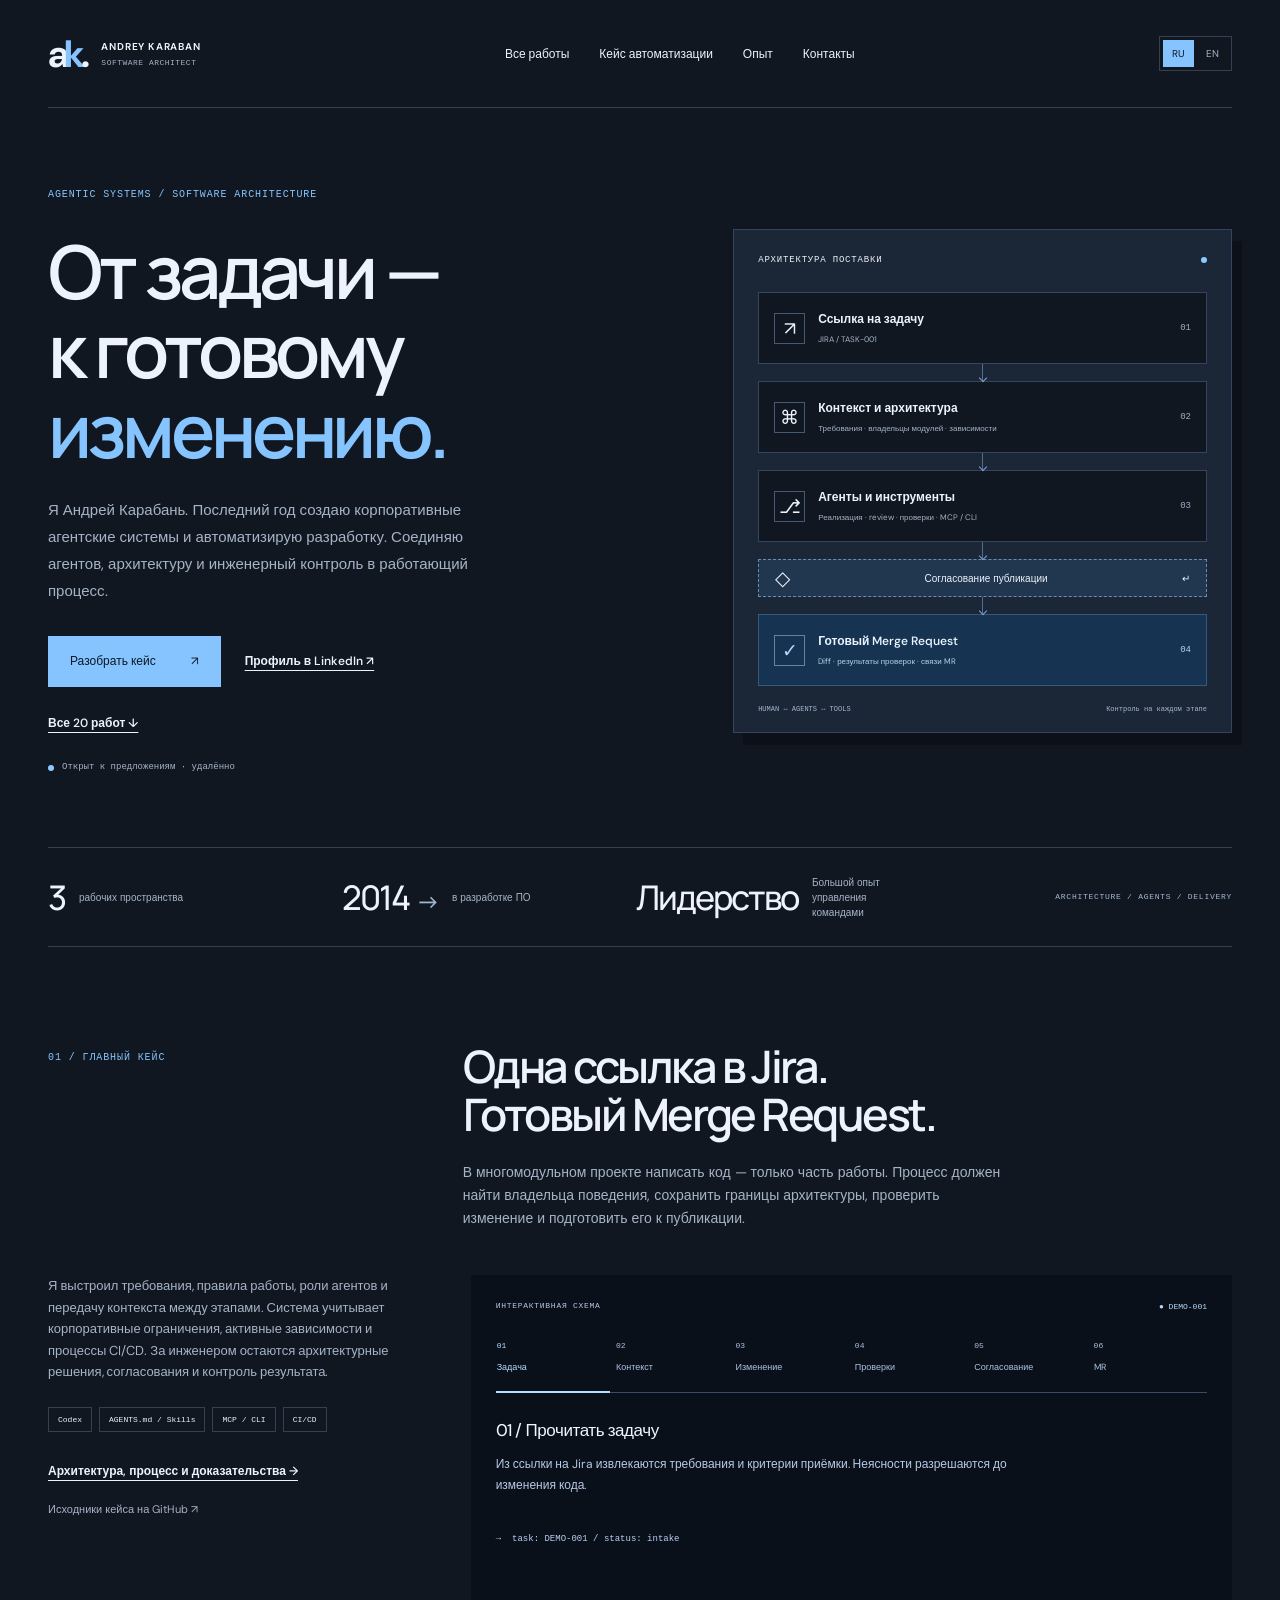
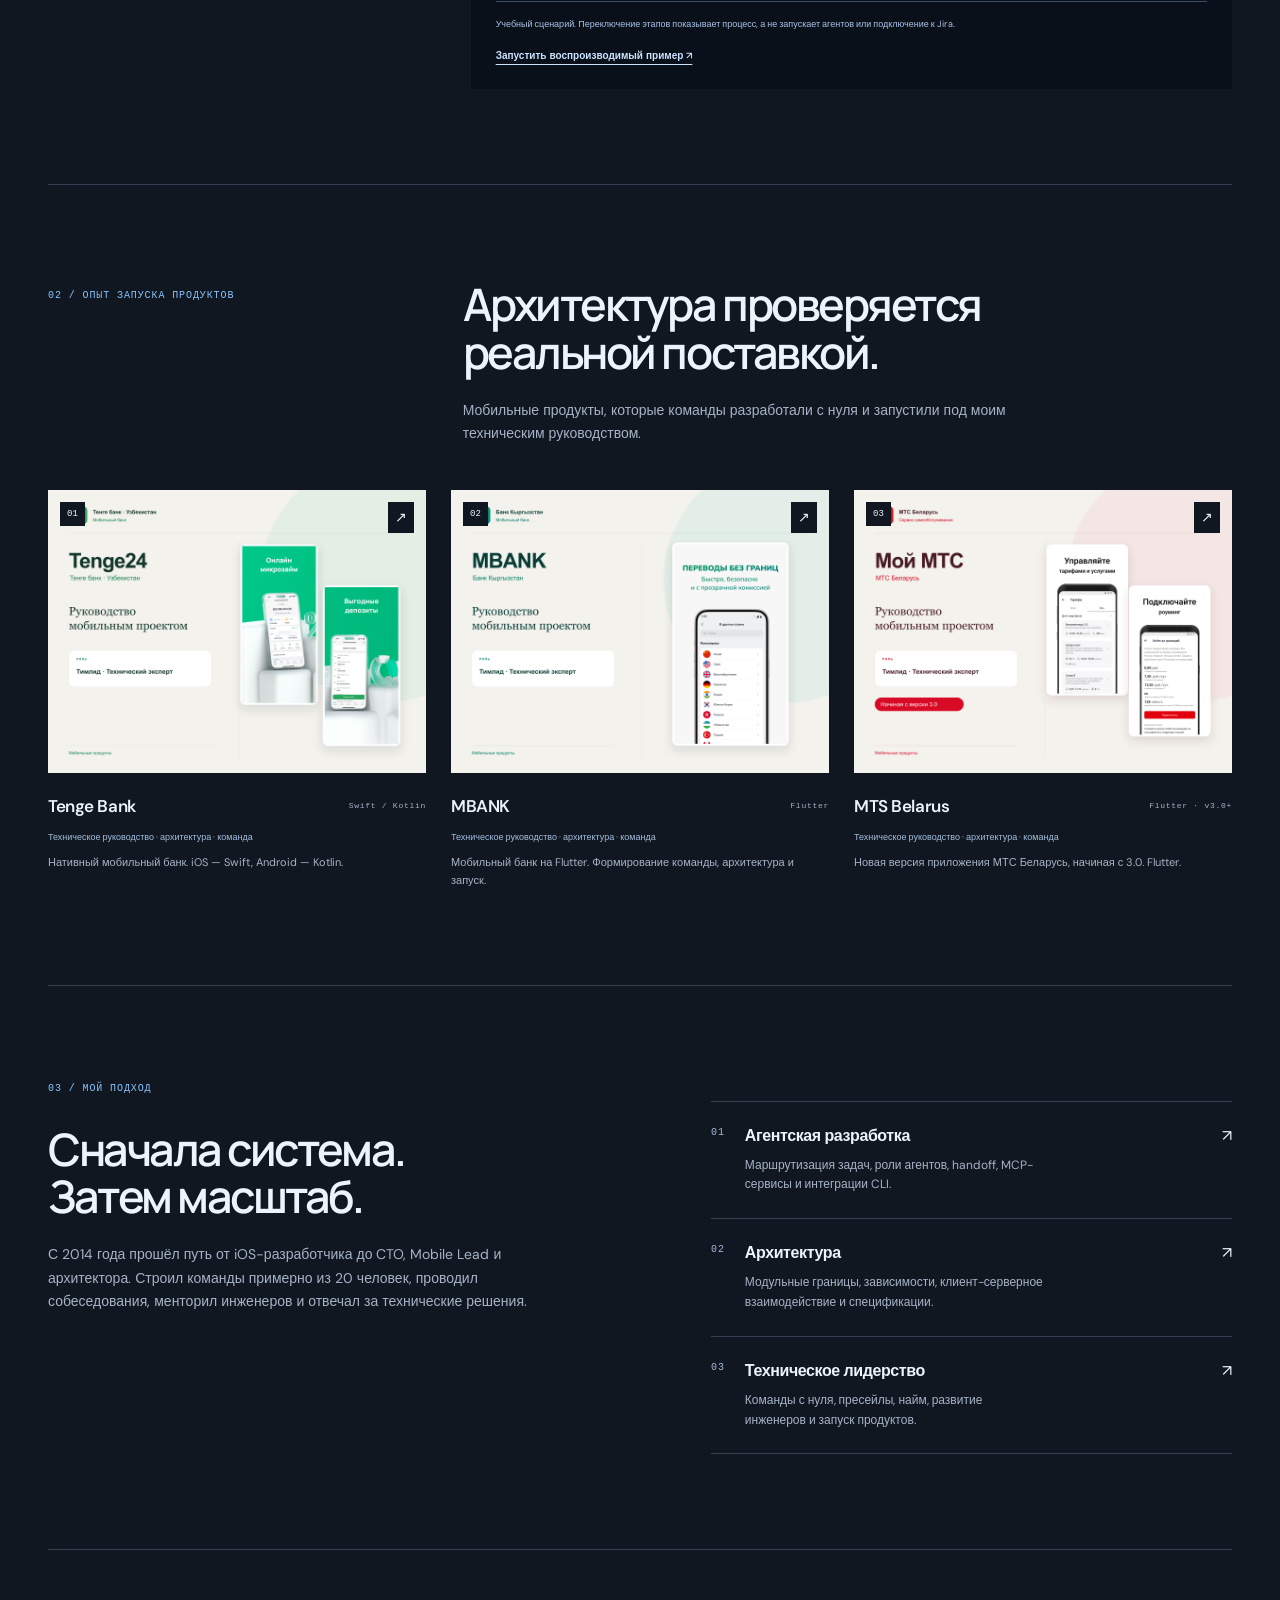
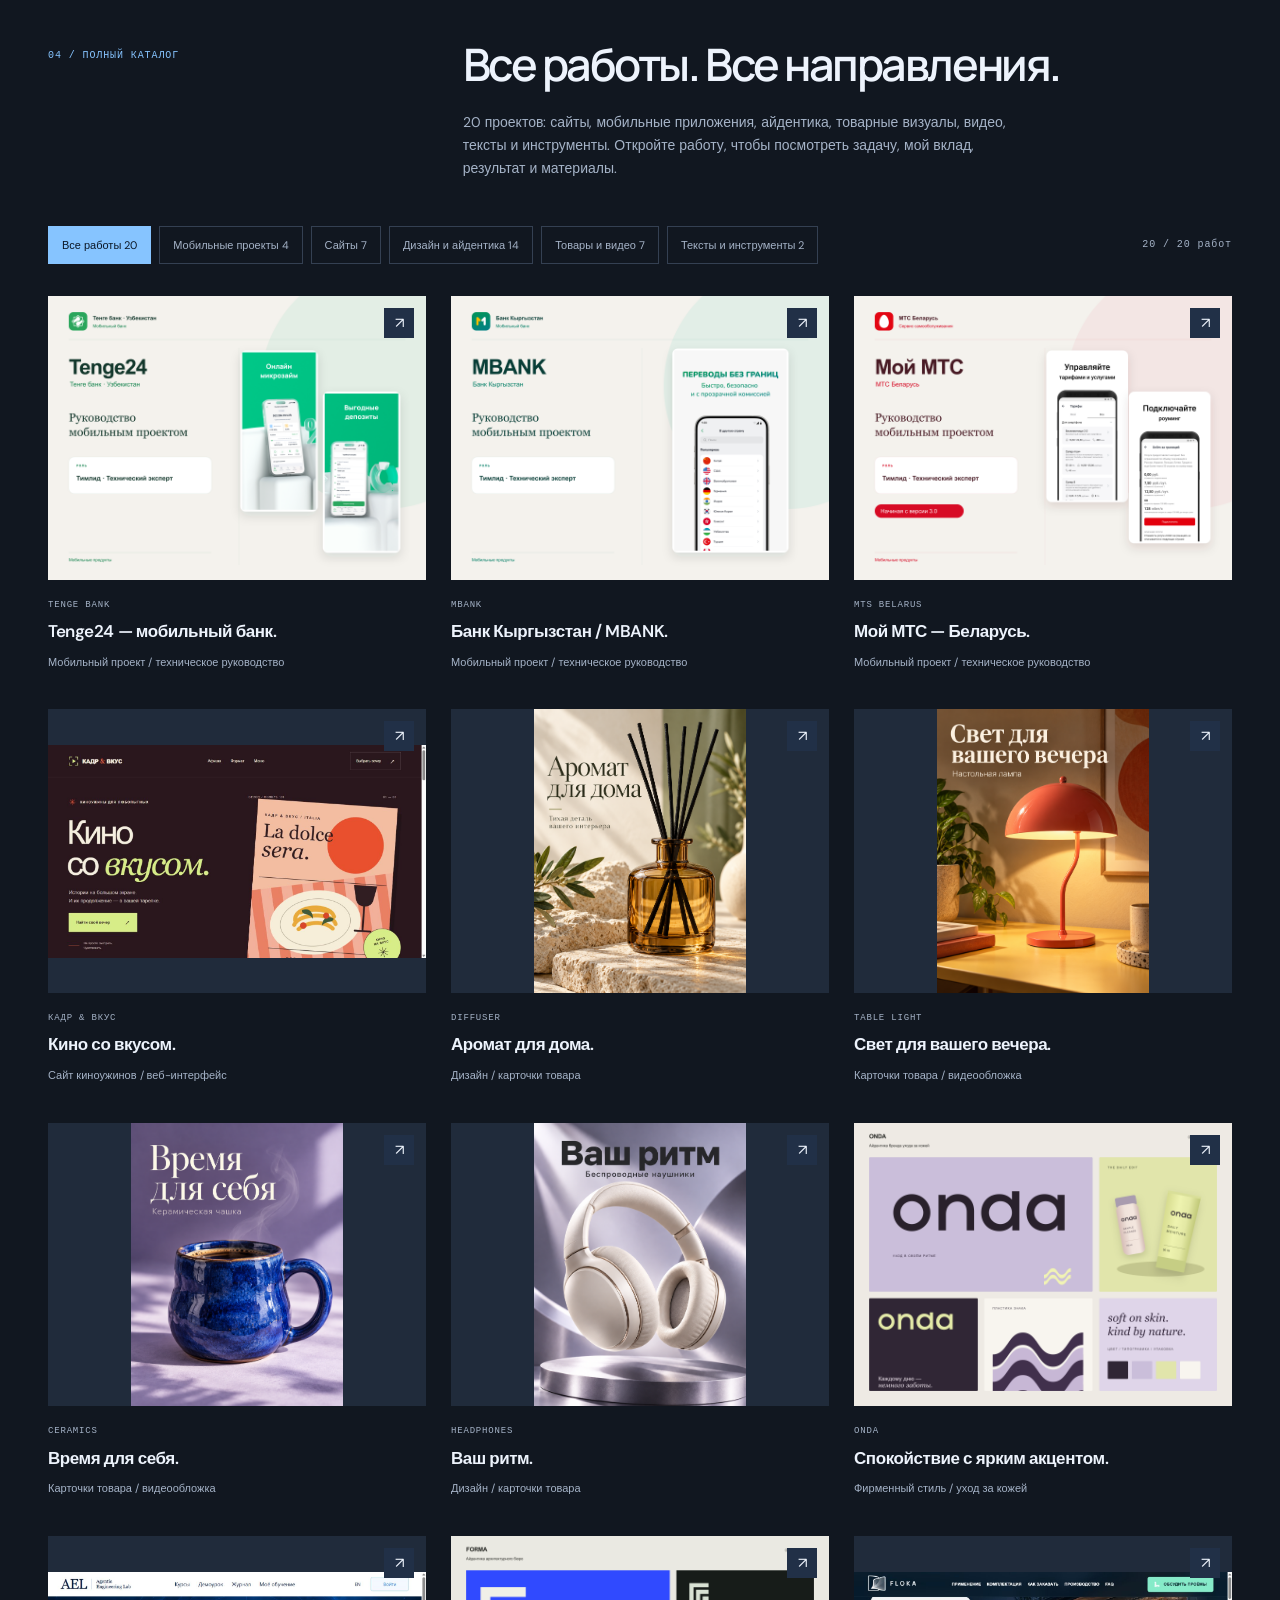
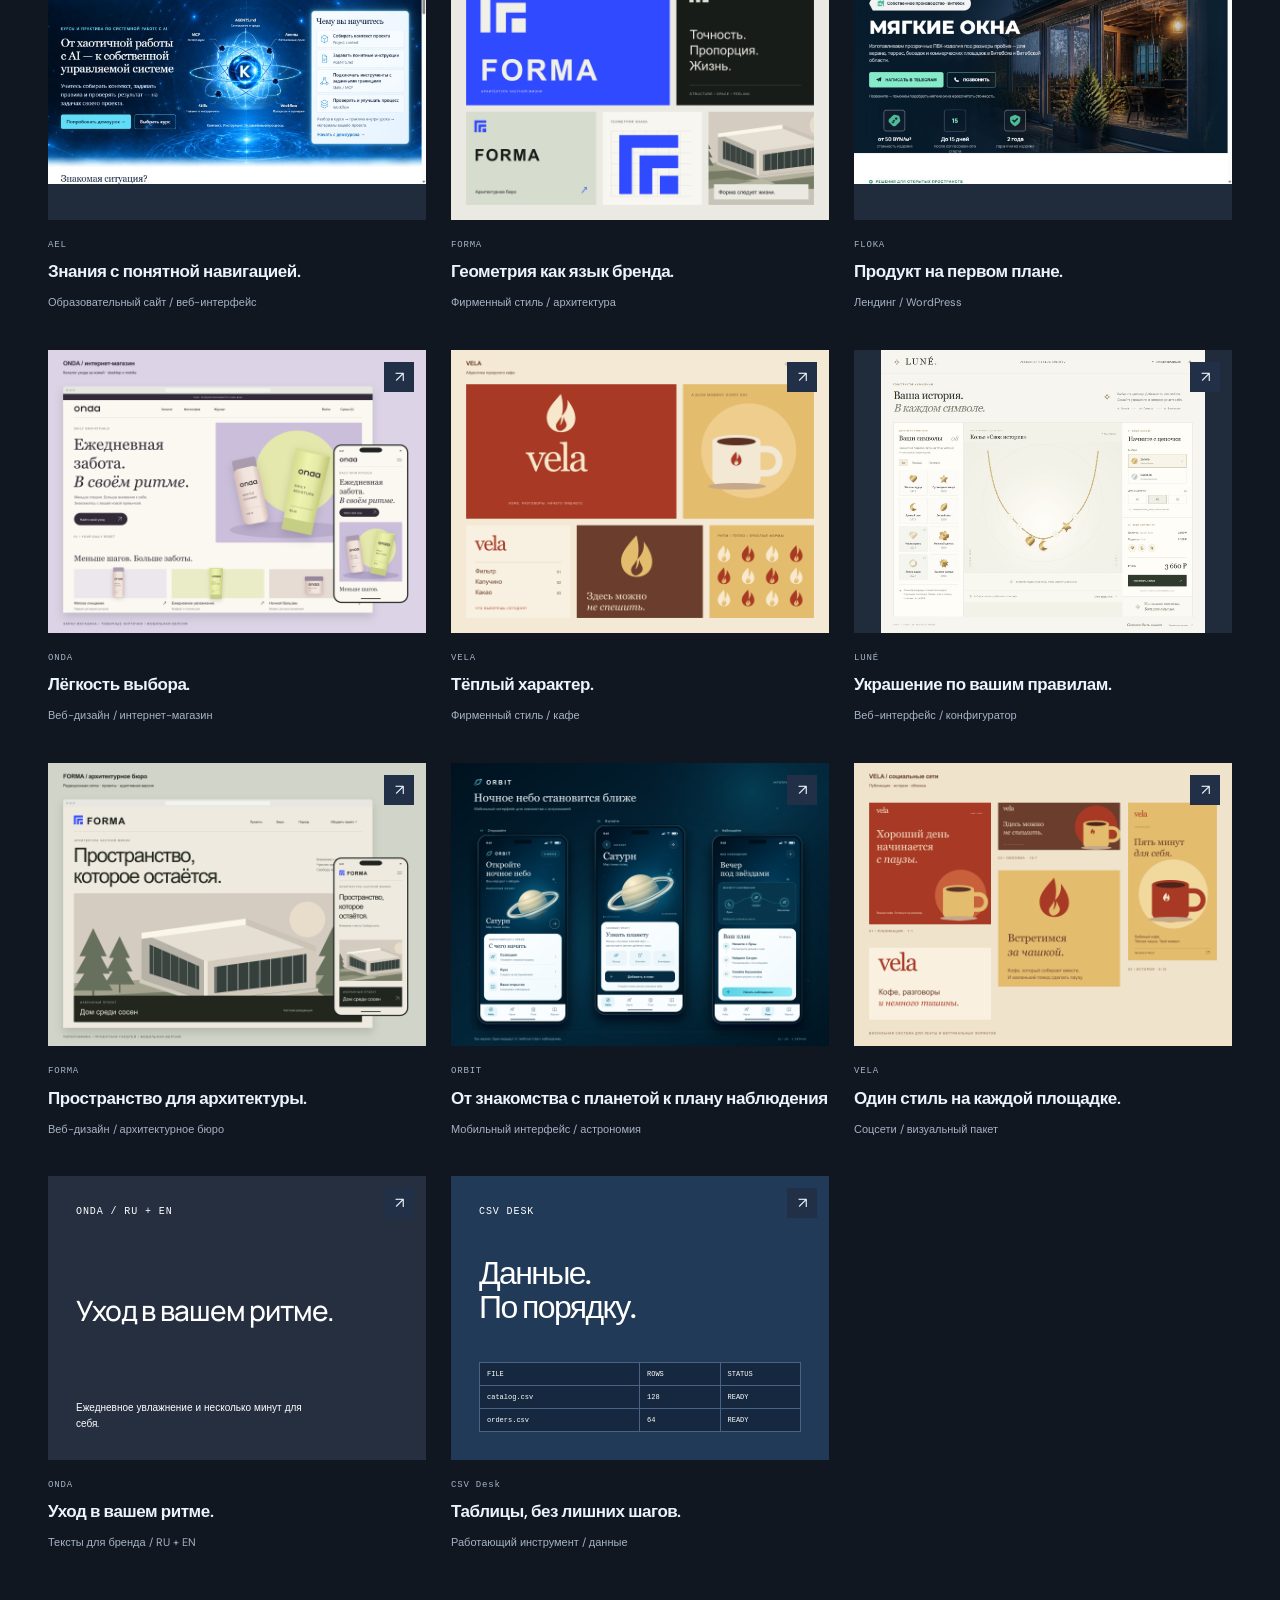
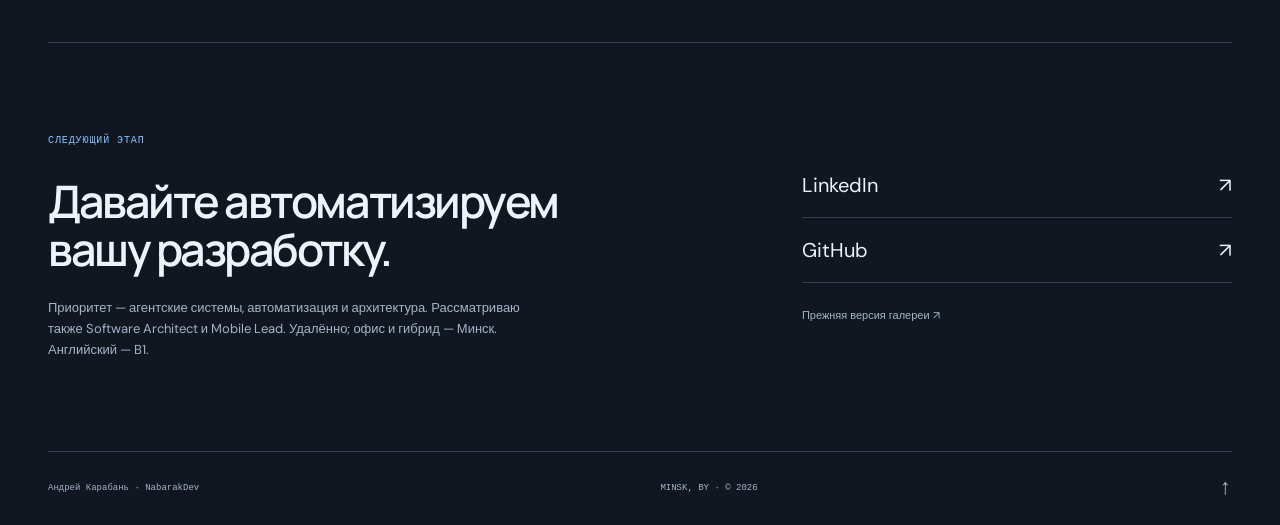
<file: index.html>
<!doctype html>
<html lang="ru">
  <head>
    <meta charset="utf-8" />
    <meta name="viewport" content="width=device-width,initial-scale=1" />
    <title>Andrey Karaban — Agentic Systems & Software Architecture</title>
    <meta
      name="description"
      content="Агентские системы и автоматизация разработки. От задачи Jira до готового MR. Архитектура, техническое лидерство и запуск мобильных продуктов."
    />
    <meta name="theme-color" content="#111720" />
    <meta
      property="og:title"
      content="Andrey Karaban — Agentic Systems & Software Architecture"
    />
    <meta
      property="og:description"
      content="Агентские системы и автоматизация разработки. От задачи Jira до готового MR. Архитектура, техническое лидерство и запуск мобильных продуктов."
    />
    <meta property="og:type" content="website" />
    <meta
      property="og:image"
      content="https://nabarakdev.github.io/assets/social-agentic.png"
    />
    <meta name="twitter:card" content="summary_large_image" />
    <link rel="icon" href="assets/favicon.svg" />
    <link rel="stylesheet" href="assets/engineering.css" />
    <script type="module" src="assets/engineering.mjs"></script>
  </head>
  <body data-page="home">
    <a class="skip-link" href="#main">Skip to content / К содержимому</a>
    <header class="site-header wrap">
      <a class="brand" href="index.html"
        ><span class="brand-symbol">a<span>k</span>.</span
        ><span class="brand-name"
          >ANDREY KARABAN<small>SOFTWARE ARCHITECT</small></span
        ></a
      >
      <nav aria-label="Main navigation">
        <a href="index.html#portfolio"
          ><span data-i18n="navAll">Все работы</span></a
        >
        <a href="case-agentic.html"
          ><span data-i18n="navCase">Кейс автоматизации</span></a
        ><a href="index.html#experience"
          ><span data-i18n="navWork">Опыт</span></a
        ><a href="#contact"><span data-i18n="navContact">Контакты</span></a>
      </nav>
      <div class="lang" role="group" aria-label="Language">
        <button data-lang="ru" aria-pressed="true">RU</button
        ><button data-lang="en" aria-pressed="false">EN</button>
      </div>
    </header>
    <main id="main">
      <section class="hero wrap">
        <div class="hero-copy">
          <p class="eyebrow">
            <span data-i18n="role"
              >AGENTIC SYSTEMS / SOFTWARE ARCHITECTURE</span
            >
          </p>
          <h1>
            <span data-i18n="hero1">От задачи —</span
            ><span data-i18n="hero2">к готовому</span
            ><em data-i18n="hero3">изменению.</em>
          </h1>
          <p data-i18n="intro" class="intro">
            Я Андрей Карабань. Последний год создаю корпоративные агентские
            системы и автоматизирую разработку. Соединяю агентов, архитектуру и
            инженерный контроль в работающий процесс.
          </p>
          <div class="hero-actions">
            <a class="button" href="case-agentic.html"
              ><span data-i18n="cta">Разобрать кейс</span> <span>↗</span></a
            ><a
              class="text-link"
              href="https://www.linkedin.com/in/andrey-karaban-18384340b/"
              ><span data-i18n="cta2">Профиль в LinkedIn ↗</span></a
            >
          </div>
          <p class="hero-catalogue-link">
            <a class="text-link" href="#portfolio" data-i18n="allHero"
              >Все 20 работ ↓</a
            >
          </p>
          <p class="availability">
            <i></i
            ><span data-i18n="available">Открыт к предложениям · удалённо</span>
          </p>
        </div>
        <div class="architecture" aria-label="Delivery architecture">
          <div class="diagram-top">
            <span class="mono"
              ><span data-i18n="diagramTitle">АРХИТЕКТУРА ПОСТАВКИ</span></span
            ><span class="live-dot"></span>
          </div>
          <div class="flow-node input">
            <span class="node-icon">↗</span>
            <div>
              <strong data-i18n="input">Ссылка на задачу</strong
              ><small>JIRA / TASK-001</small>
            </div>
            <span class="node-code">01</span>
          </div>
          <div class="connector"></div>
          <div class="flow-node">
            <span class="node-icon">⌘</span>
            <div>
              <strong data-i18n="context">Контекст и архитектура</strong
              ><small data-i18n="contextSub"
                >Требования · владельцы модулей · зависимости</small
              >
            </div>
            <span class="node-code">02</span>
          </div>
          <div class="connector"></div>
          <div class="flow-node">
            <span class="node-icon">⎇</span>
            <div>
              <strong data-i18n="agents">Агенты и инструменты</strong
              ><small data-i18n="agentsSub"
                >Реализация · review · проверки · MCP / CLI</small
              >
            </div>
            <span class="node-code">03</span>
          </div>
          <div class="connector"></div>
          <div class="approval">
            <span>◇</span><span data-i18n="gate">Согласование публикации</span
            ><span>↵</span>
          </div>
          <div class="connector"></div>
          <div class="flow-node output">
            <span class="node-icon">✓</span>
            <div>
              <strong data-i18n="output">Готовый Merge Request</strong
              ><small data-i18n="outputSub"
                >Diff · результаты проверок · связи MR</small
              >
            </div>
            <span class="node-code">04</span>
          </div>
          <div class="diagram-bottom">
            <span>HUMAN ↔ AGENTS ↔ TOOLS</span
            ><span data-i18n="diagramTag">Контроль на каждом этапе</span>
          </div>
        </div>
      </section>
      <section class="metrics wrap">
        <div>
          <strong>3</strong
          ><span data-i18n="metric1">рабочих пространства</span>
        </div>
        <div>
          <strong>2014<span>→</span></strong
          ><span data-i18n="metric2">в разработке ПО</span>
        </div>
        <div>
          <strong><span data-i18n="metric3n">Лидерство</span></strong
          ><span data-i18n="metric3">Большой опыт управления командами</span>
        </div>
        <span class="metric-note mono">ARCHITECTURE / AGENTS / DELIVERY</span>
      </section>
      <section id="case" class="feature wrap">
        <div class="section-heading">
          <p class="eyebrow">
            <span data-i18n="caseEyebrow">01 / ГЛАВНЫЙ КЕЙС</span>
          </p>
          <div>
            <h2 data-i18n="caseTitle">
              Одна ссылка в Jira.<br />Готовый Merge Request.
            </h2>
            <p data-i18n="caseIntro" class="section-intro">
              В многомодульном проекте написать код — только часть работы.
              Процесс должен найти владельца поведения, сохранить границы
              архитектуры, проверить изменение и подготовить его к публикации.
            </p>
          </div>
        </div>
        <div class="feature-columns">
          <div class="feature-copy">
            <p data-i18n="caseBody">
              Я выстроил требования, правила работы, роли агентов и передачу
              контекста между этапами. Система учитывает корпоративные
              ограничения, активные зависимости и процессы CI/CD. За инженером
              остаются архитектурные решения, согласования и контроль
              результата.
            </p>
            <div class="tags">
              <span>Codex</span><span>AGENTS.md / Skills</span
              ><span>MCP / CLI</span><span>CI/CD</span>
            </div>
            <a class="text-link" href="case-agentic.html"
              ><span data-i18n="caseLink"
                >Архитектура, процесс и доказательства →</span
              ></a
            ><a
              class="quiet-link"
              href="https://github.com/nabarakdev/nabarakdev.github.io/tree/main/cases/agentic-delivery"
              ><span data-i18n="sourceLink"
                >Исходники кейса на GitHub ↗</span
              ></a
            >
          </div>
          <section class="workflow-demo" aria-labelledby="demo-title">
            <div class="demo-top">
              <span class="mono" id="demo-title"
                ><span data-i18n="demoLabel">ИНТЕРАКТИВНАЯ СХЕМА</span></span
              ><span class="demo-indicator">● DEMO-001</span>
            </div>
            <div
              class="step-controls"
              role="group"
              aria-label="Workflow stages"
            >
              <button type="button" data-step="0" aria-pressed="true">
                <span>01</span><b data-step-label="0">Задача</b></button
              ><button type="button" data-step="1" aria-pressed="false">
                <span>02</span><b data-step-label="1">Контекст</b></button
              ><button type="button" data-step="2" aria-pressed="false">
                <span>03</span><b data-step-label="2">Изменение</b></button
              ><button type="button" data-step="3" aria-pressed="false">
                <span>04</span><b data-step-label="3">Проверки</b></button
              ><button type="button" data-step="4" aria-pressed="false">
                <span>05</span><b data-step-label="4">Согласование</b></button
              ><button type="button" data-step="5" aria-pressed="false">
                <span>06</span><b data-step-label="5">MR</b>
              </button>
            </div>
            <div class="step-detail" aria-live="polite">
              <h3 id="step-title">01 / Прочитать задачу</h3>
              <p id="step-body">
                Из ссылки на Jira извлекаются требования и критерии приёмки.
                Неясности разрешаются до изменения кода.
              </p>
              <div class="terminal-line">
                <span>→</span
                ><code id="step-code">task: DEMO-001 / status: intake</code>
              </div>
            </div>
            <p data-i18n="demoNote" class="demo-note">
              Учебный сценарий. Переключение этапов показывает процесс, а не
              запускает агентов или подключение к Jira.
            </p>
            <a
              class="text-link light"
              href="https://github.com/nabarakdev/nabarakdev.github.io/tree/main/cases/agentic-delivery/demo"
              ><span data-i18n="demoArtifact"
                >Запустить воспроизводимый пример ↗</span
              ></a
            >
          </section>
        </div>
      </section>
      <section id="experience" class="work wrap">
        <div class="section-heading">
          <p class="eyebrow">
            <span data-i18n="workEyebrow">02 / ОПЫТ ЗАПУСКА ПРОДУКТОВ</span>
          </p>
          <div>
            <h2 data-i18n="workTitle">
              Архитектура проверяется<br />реальной поставкой.
            </h2>
            <p data-i18n="workIntro" class="section-intro">
              Мобильные продукты, которые команды разработали с нуля и запустили
              под моим техническим руководством.
            </p>
          </div>
        </div>
        <div class="product-grid">
          <article class="product">
            <a
              class="product-image"
              href="https://apps.apple.com/uz/app/tenge24/id1586139053"
              target="_blank"
              rel="noopener noreferrer"
              ><img
                src="assets/tenge-mobile-ru-v4.png"
                data-project-image="tenge"
                alt="Tenge Bank"
                width="1600"
                height="1200"
                loading="lazy"
              /><span class="product-number">01</span
              ><span class="image-arrow">↗</span></a
            >
            <div class="product-meta">
              <h3>Tenge Bank</h3>
              <span class="mono">Swift / Kotlin</span>
            </div>
            <p data-i18n="productRole" class="product-role">
              Техническое руководство · архитектура · команда
            </p>
            <p data-i18n="tenge">
              Нативный мобильный банк. iOS — Swift, Android — Kotlin.
            </p>
          </article>
          <article class="product">
            <a
              class="product-image"
              href="https://apps.apple.com/ru/app/mbank-online/id922922121"
              target="_blank"
              rel="noopener noreferrer"
              ><img
                src="assets/mbank-mobile-ru-v4.png"
                data-project-image="mbank"
                alt="MBANK"
                width="1600"
                height="1200"
                loading="lazy"
              /><span class="product-number">02</span
              ><span class="image-arrow">↗</span></a
            >
            <div class="product-meta">
              <h3>MBANK</h3>
              <span class="mono">Flutter</span>
            </div>
            <p data-i18n="productRole" class="product-role">
              Техническое руководство · архитектура · команда
            </p>
            <p data-i18n="mbank">
              Мобильный банк на Flutter. Формирование команды, архитектура и
              запуск.
            </p>
          </article>
          <article class="product">
            <a
              class="product-image"
              href="https://apps.apple.com/by/app/id979883510"
              target="_blank"
              rel="noopener noreferrer"
              ><img
                src="assets/mts-mobile-ru-v4.png"
                data-project-image="mts"
                alt="MTS Belarus"
                width="1600"
                height="1200"
                loading="lazy"
              /><span class="product-number">03</span
              ><span class="image-arrow">↗</span></a
            >
            <div class="product-meta">
              <h3>MTS Belarus</h3>
              <span class="mono">Flutter · v3.0+</span>
            </div>
            <p data-i18n="productRole" class="product-role">
              Техническое руководство · архитектура · команда
            </p>
            <p data-i18n="mts">
              Новая версия приложения МТС Беларусь, начиная с 3.0. Flutter.
            </p>
          </article>
        </div>
      </section>
      <section class="career wrap">
        <div>
          <p class="eyebrow">
            <span data-i18n="careerEyebrow">03 / МОЙ ПОДХОД</span>
          </p>
          <h2 data-i18n="careerTitle">Сначала система.<br />Затем масштаб.</h2>
          <p data-i18n="careerBody" class="section-intro">
            С 2014 года прошёл путь от iOS-разработчика до CTO, Mobile Lead и
            архитектора. Строил команды примерно из 20 человек, проводил
            собеседования, менторил инженеров и отвечал за технические решения.
          </p>
        </div>
        <div class="capabilities">
          <article>
            <span class="mono">01</span>
            <div>
              <h3 data-i18n="cap1">Агентская разработка</h3>
              <p data-i18n="cap1body">
                Маршрутизация задач, роли агентов, handoff, MCP-сервисы и
                интеграции CLI.
              </p>
            </div>
            <span>↗</span>
          </article>
          <article>
            <span class="mono">02</span>
            <div>
              <h3 data-i18n="cap2">Архитектура</h3>
              <p data-i18n="cap2body">
                Модульные границы, зависимости, клиент-серверное взаимодействие
                и спецификации.
              </p>
            </div>
            <span>↗</span>
          </article>
          <article>
            <span class="mono">03</span>
            <div>
              <h3 data-i18n="cap3">Техническое лидерство</h3>
              <p data-i18n="cap3body">
                Команды с нуля, пресейлы, найм, развитие инженеров и запуск
                продуктов.
              </p>
            </div>
            <span>↗</span>
          </article>
        </div>
      </section>
      <section
        id="portfolio"
        class="catalogue wrap"
        aria-labelledby="catalogue-title"
      >
        <div class="section-heading">
          <p class="eyebrow" data-i18n="allEyebrow">04 / ПОЛНЫЙ КАТАЛОГ</p>
          <div>
            <h2 id="catalogue-title" data-i18n="allTitle">
              Все работы. Все направления.
            </h2>
            <p class="section-intro" data-i18n="allIntro">
              20 проектов: сайты, мобильные приложения, айдентика, товарные
              визуалы, видео, тексты и инструменты. Откройте работу, чтобы
              посмотреть задачу, мой вклад, результат и материалы.
            </p>
          </div>
        </div>
        <div class="gallery-toolbar">
          <div
            id="work-filters"
            role="group"
            aria-label="Project categories"
          ></div>
          <p id="work-count" class="mono" aria-live="polite"></p>
        </div>
        <div id="all-projects" class="gallery-grid"></div>
        <noscript
          ><a class="text-link" href="creative.html"
            >Полная галерея / Full gallery →</a
          ></noscript
        >
      </section>
      <section id="contact" class="contact wrap">
        <div>
          <p class="eyebrow">
            <span data-i18n="contactEyebrow">СЛЕДУЮЩИЙ ЭТАП</span>
          </p>
          <h2 data-i18n="contactTitle">
            Давайте автоматизируем<br />вашу разработку.
          </h2>
          <p class="contact-copy">
            <span data-i18n="contactBody"
              >Приоритет — агентские системы, автоматизация и архитектура.
              Рассматриваю также Software Architect и Mobile Lead. Удалённо;
              офис и гибрид — Минск. Английский — B1.</span
            >
          </p>
        </div>
        <div class="contact-links">
          <a
            href="https://www.linkedin.com/in/andrey-karaban-18384340b/"
            target="_blank"
            rel="noopener noreferrer"
            >LinkedIn <span>↗</span></a
          ><a
            href="https://github.com/nabarakdev"
            target="_blank"
            rel="noopener noreferrer"
            >GitHub <span>↗</span></a
          ><a class="secondary-link" href="creative.html"
            ><span data-i18n="archive">Дизайн и другие работы ↗</span></a
          >
        </div>
      </section>
    </main>
    <footer class="wrap">
      <span><span data-i18n="footer">Андрей Карабань · NabarakDev</span></span
      ><span>MINSK, BY · © 2026</span><a href="#main">↑</a>
    </footer>
    <noscript
      ><p class="wrap">
        Основной материал доступен без JavaScript. Для переключения языка и
        интерактивной схемы включите JavaScript.
      </p></noscript
    >
    <dialog
      id="work-dialog"
      class="work-dialog"
      aria-labelledby="work-detail-title"
    >
      <div class="work-dialog-bar">
        <span class="mono">NABARAKDEV / SELECTED WORK</span
        ><button type="button" id="work-close">Закрыть ×</button>
      </div>
      <div id="work-detail"></div>
    </dialog>
  </body>
</html>
</file>
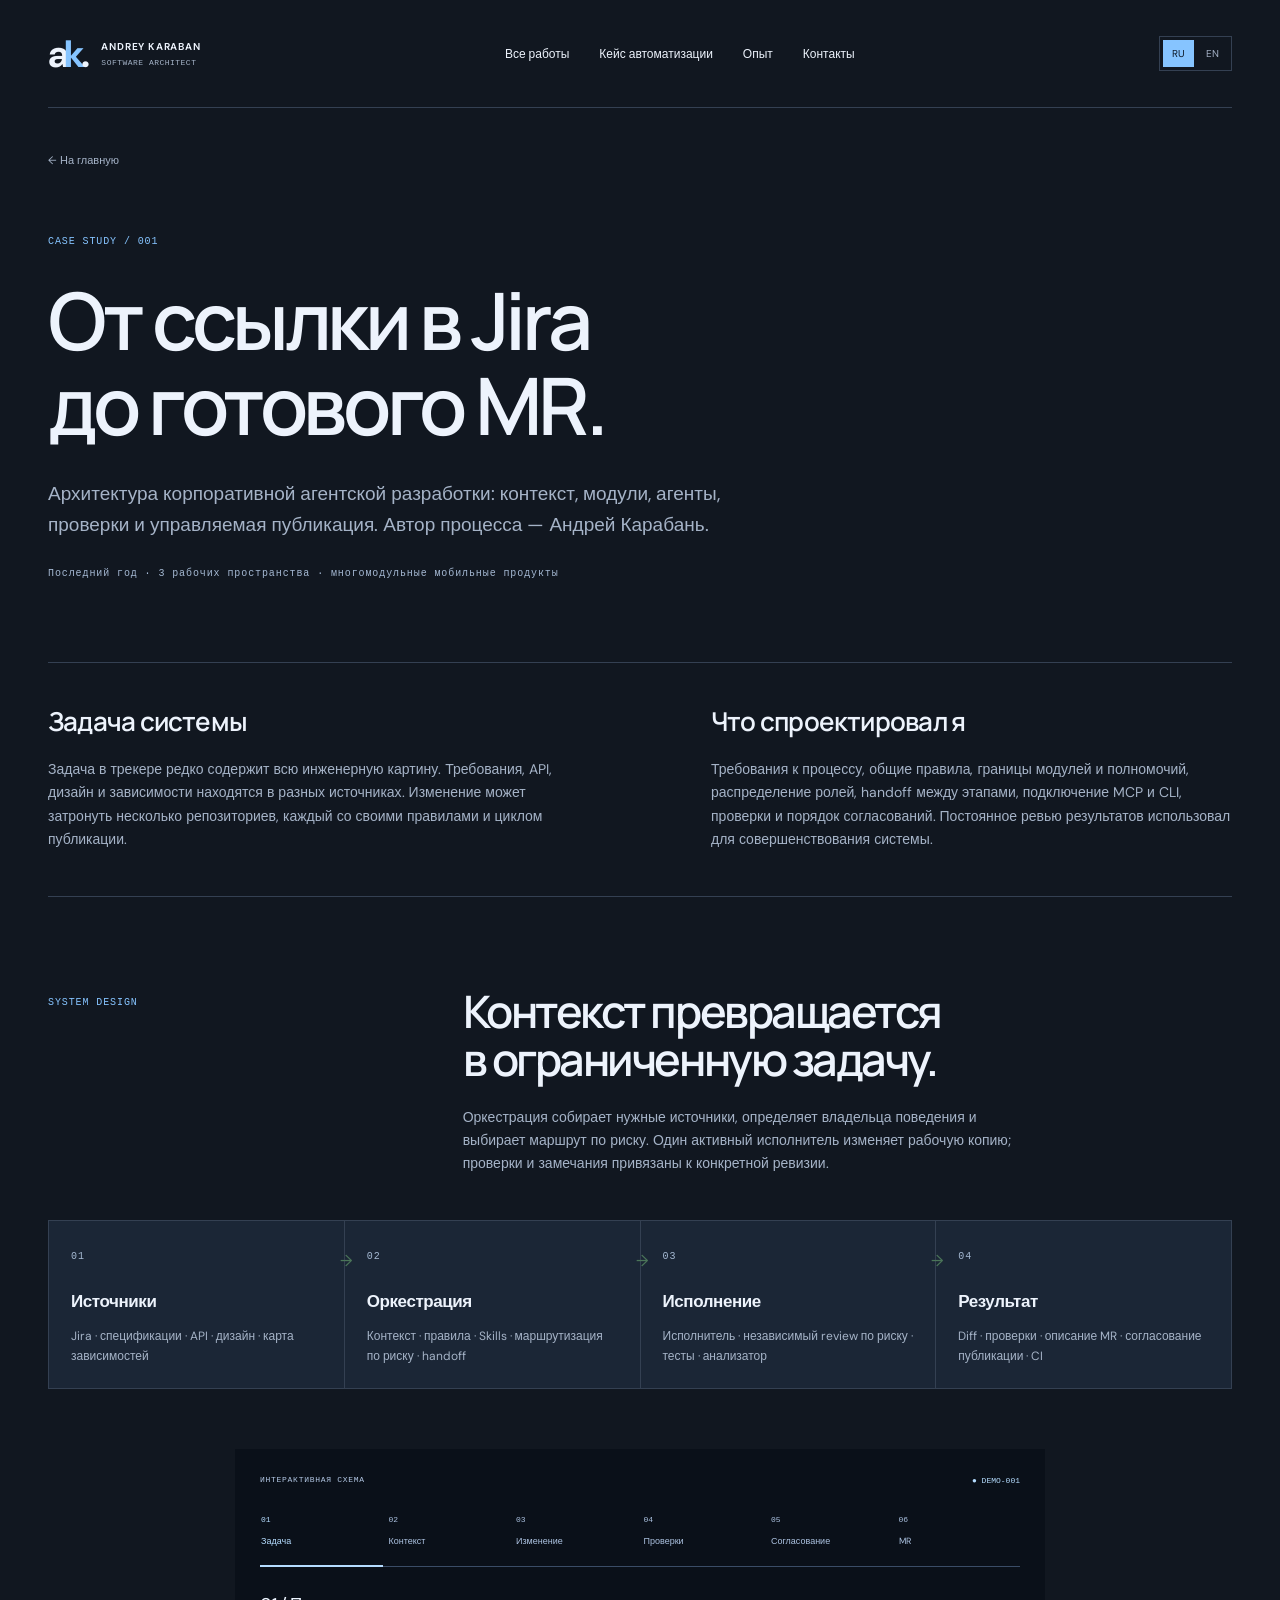
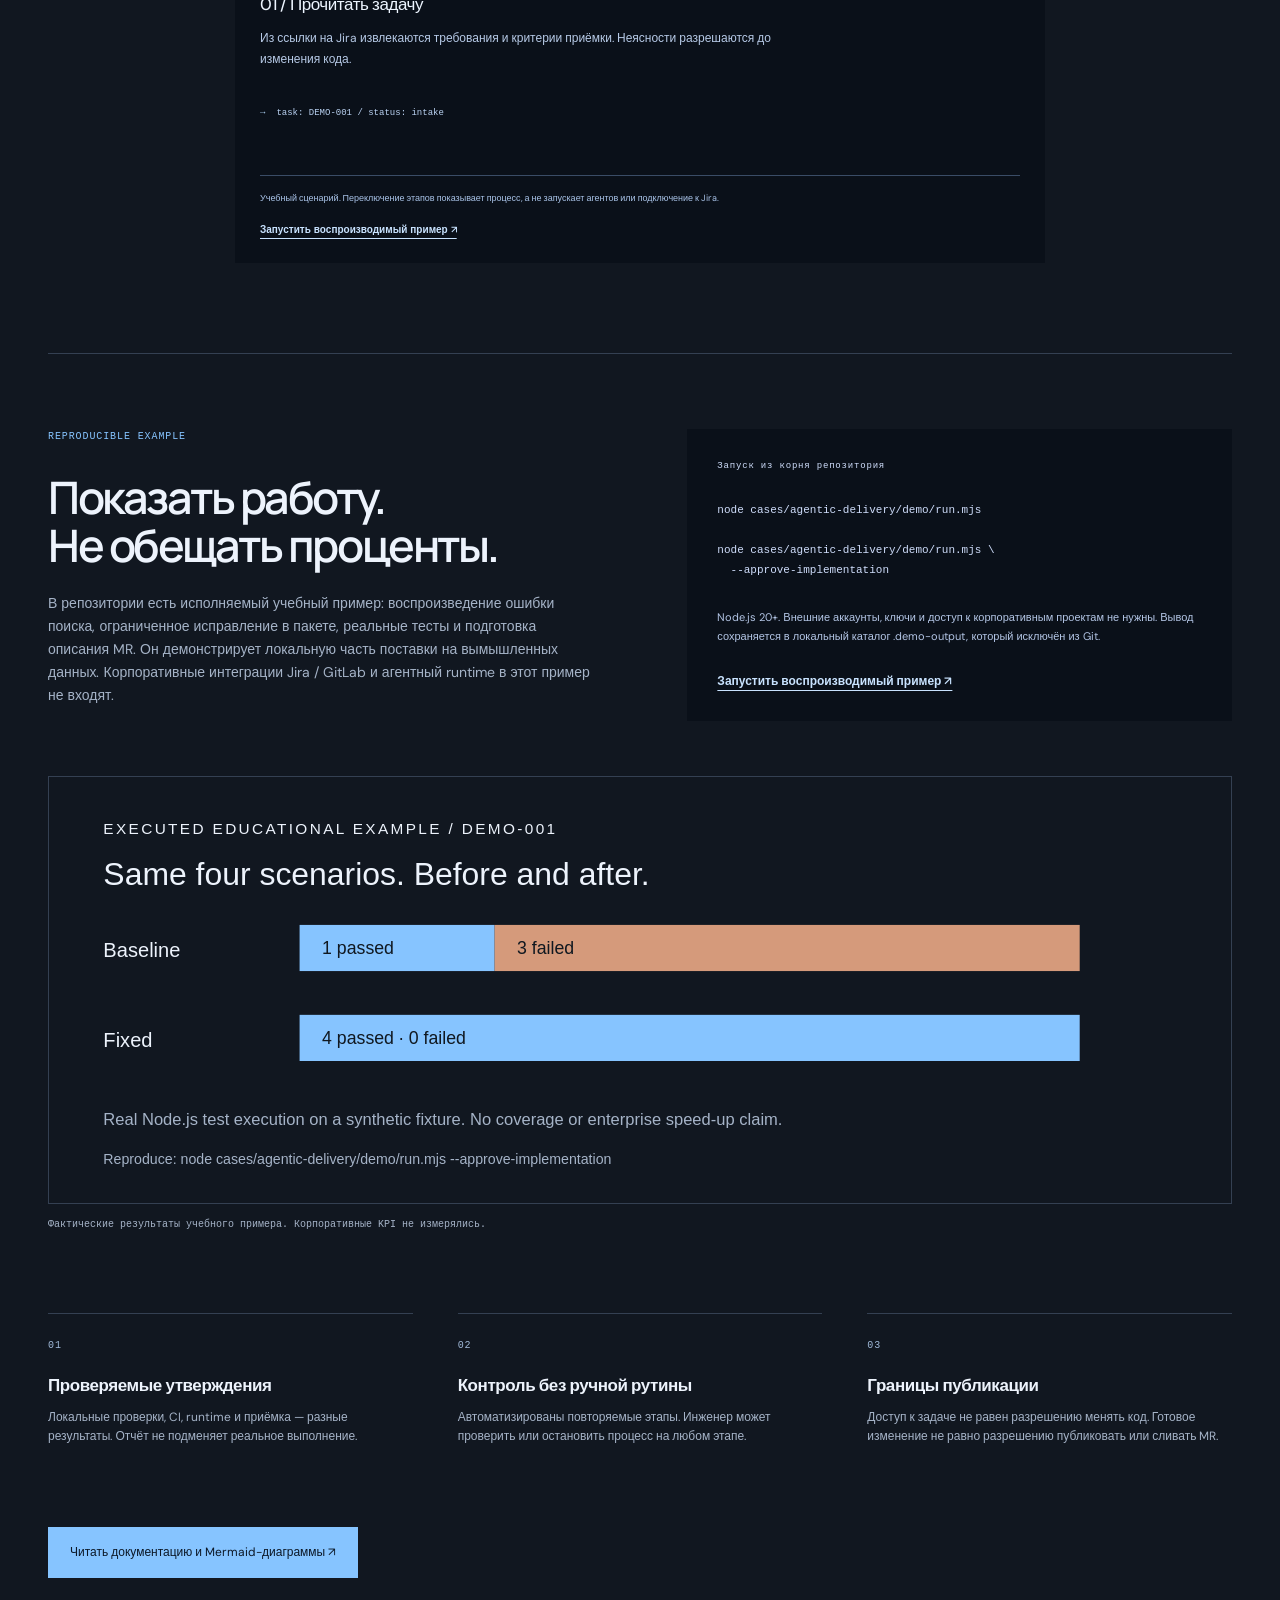
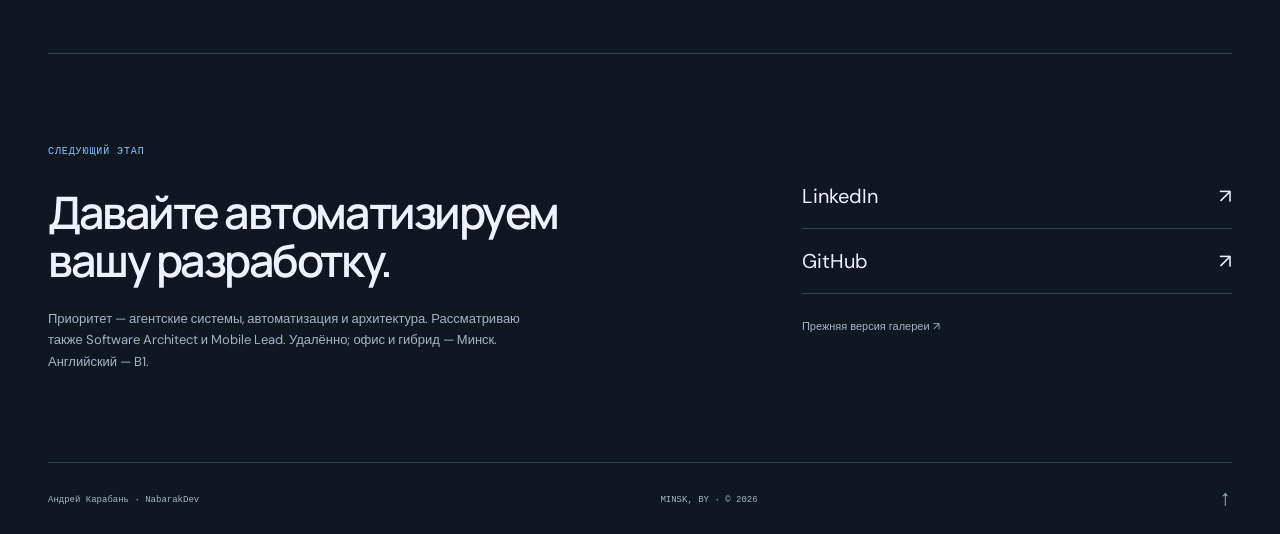
<file: case-agentic.html>
<!doctype html>
<html lang="ru">
  <head>
    <meta charset="utf-8" />
    <meta name="viewport" content="width=device-width,initial-scale=1" />
    <title>Jira → Merge Request — Agentic Delivery / Andrey Karaban</title>
    <meta
      name="description"
      content="Кейс корпоративной агентской разработки. Архитектура процесса, роли агентов, контроль и воспроизводимый учебный пример."
    />
    <meta name="theme-color" content="#111720" />
    <meta
      property="og:title"
      content="Jira → Merge Request — Agentic Delivery / Andrey Karaban"
    />
    <meta
      property="og:description"
      content="Кейс корпоративной агентской разработки. Архитектура процесса, роли агентов, контроль и воспроизводимый учебный пример."
    />
    <meta property="og:type" content="website" />
    <meta
      property="og:image"
      content="https://nabarakdev.github.io/assets/social-agentic.png"
    />
    <meta name="twitter:card" content="summary_large_image" />
    <link rel="icon" href="assets/favicon.svg" />
    <link rel="stylesheet" href="assets/engineering.css" />
    <script type="module" src="assets/engineering.mjs"></script>
  </head>
  <body data-page="case">
    <a class="skip-link" href="#main">Skip to content / К содержимому</a>
    <header class="site-header wrap">
      <a class="brand" href="index.html"
        ><span class="brand-symbol">a<span>k</span>.</span
        ><span class="brand-name"
          >ANDREY KARABAN<small>SOFTWARE ARCHITECT</small></span
        ></a
      >
      <nav aria-label="Main navigation">
        <a href="index.html#portfolio"
          ><span data-i18n="navAll">Все работы</span></a
        >
        <a href="case-agentic.html"
          ><span data-i18n="navCase">Кейс автоматизации</span></a
        ><a href="index.html#experience"
          ><span data-i18n="navWork">Опыт</span></a
        ><a href="#contact"><span data-i18n="navContact">Контакты</span></a>
      </nav>
      <div class="lang" role="group" aria-label="Language">
        <button data-lang="ru" aria-pressed="true">RU</button
        ><button data-lang="en" aria-pressed="false">EN</button>
      </div>
    </header>
    <main id="main">
      <section class="case-hero wrap">
        <a class="quiet-link" href="index.html"
          ><span data-i18n="caseBack">← На главную</span></a
        >
        <p class="eyebrow">CASE STUDY / 001</p>
        <h1 data-i18n="casePageTitle">От ссылки в Jira<br />до готового MR.</h1>
        <p data-i18n="casePageIntro" class="case-intro">
          Архитектура корпоративной агентской разработки: контекст, модули,
          агенты, проверки и управляемая публикация. Автор процесса — Андрей
          Карабань.
        </p>
        <p data-i18n="caseScope" class="mono">
          Последний год · 3 рабочих пространства · многомодульные мобильные
          продукты
        </p>
      </section>
      <section class="case-context wrap">
        <article>
          <h2 data-i18n="caseProblem">Задача системы</h2>
          <p data-i18n="caseProblemBody">
            Задача в трекере редко содержит всю инженерную картину. Требования,
            API, дизайн и зависимости находятся в разных источниках. Изменение
            может затронуть несколько репозиториев, каждый со своими правилами и
            циклом публикации.
          </p>
        </article>
        <article>
          <h2 data-i18n="caseOwnership">Что спроектировал я</h2>
          <p data-i18n="caseOwnershipBody">
            Требования к процессу, общие правила, границы модулей и полномочий,
            распределение ролей, handoff между этапами, подключение MCP и CLI,
            проверки и порядок согласований. Постоянное ревью результатов
            использовал для совершенствования системы.
          </p>
        </article>
      </section>
      <section class="case-arch wrap">
        <div class="section-heading">
          <p class="eyebrow">SYSTEM DESIGN</p>
          <div>
            <h2 data-i18n="archTitle">
              Контекст превращается<br />в ограниченную задачу.
            </h2>
            <p data-i18n="archBody" class="section-intro">
              Оркестрация собирает нужные источники, определяет владельца
              поведения и выбирает маршрут по риску. Один активный исполнитель
              изменяет рабочую копию; проверки и замечания привязаны к
              конкретной ревизии.
            </p>
          </div>
        </div>
        <div class="layers">
          <article>
            <span class="mono">01</span>
            <h3 data-layer="0">Источники</h3>
            <p data-layer-body="0">
              Jira · спецификации · API · дизайн · карта зависимостей
            </p>
          </article>
          <article>
            <span class="mono">02</span>
            <h3 data-layer="1">Оркестрация</h3>
            <p data-layer-body="1">
              Контекст · правила · Skills · маршрутизация по риску · handoff
            </p>
          </article>
          <article>
            <span class="mono">03</span>
            <h3 data-layer="2">Исполнение</h3>
            <p data-layer-body="2">
              Исполнитель · независимый review по риску · тесты · анализатор
            </p>
          </article>
          <article>
            <span class="mono">04</span>
            <h3 data-layer="3">Результат</h3>
            <p data-layer-body="3">
              Diff · проверки · описание MR · согласование публикации · CI
            </p>
          </article>
        </div>
        <section class="workflow-demo" aria-labelledby="demo-title">
          <div class="demo-top">
            <span class="mono" id="demo-title"
              ><span data-i18n="demoLabel">ИНТЕРАКТИВНАЯ СХЕМА</span></span
            ><span class="demo-indicator">● DEMO-001</span>
          </div>
          <div class="step-controls" role="group" aria-label="Workflow stages">
            <button type="button" data-step="0" aria-pressed="true">
              <span>01</span><b data-step-label="0">Задача</b></button
            ><button type="button" data-step="1" aria-pressed="false">
              <span>02</span><b data-step-label="1">Контекст</b></button
            ><button type="button" data-step="2" aria-pressed="false">
              <span>03</span><b data-step-label="2">Изменение</b></button
            ><button type="button" data-step="3" aria-pressed="false">
              <span>04</span><b data-step-label="3">Проверки</b></button
            ><button type="button" data-step="4" aria-pressed="false">
              <span>05</span><b data-step-label="4">Согласование</b></button
            ><button type="button" data-step="5" aria-pressed="false">
              <span>06</span><b data-step-label="5">MR</b>
            </button>
          </div>
          <div class="step-detail" aria-live="polite">
            <h3 id="step-title">01 / Прочитать задачу</h3>
            <p id="step-body">
              Из ссылки на Jira извлекаются требования и критерии приёмки.
              Неясности разрешаются до изменения кода.
            </p>
            <div class="terminal-line">
              <span>→</span
              ><code id="step-code">task: DEMO-001 / status: intake</code>
            </div>
          </div>
          <p data-i18n="demoNote" class="demo-note">
            Учебный сценарий. Переключение этапов показывает процесс, а не
            запускает агентов или подключение к Jira.
          </p>
          <a
            class="text-link light"
            href="https://github.com/nabarakdev/nabarakdev.github.io/tree/main/cases/agentic-delivery/demo"
            ><span data-i18n="demoArtifact"
              >Запустить воспроизводимый пример ↗</span
            ></a
          >
        </section>
      </section>
      <section class="proof wrap">
        <div>
          <p class="eyebrow">REPRODUCIBLE EXAMPLE</p>
          <h2 data-i18n="proofTitle">
            Показать работу.<br />Не обещать проценты.
          </h2>
          <p data-i18n="proofBody" class="section-intro">
            В репозитории есть исполняемый учебный пример: воспроизведение
            ошибки поиска, ограниченное исправление в пакете, реальные тесты и
            подготовка описания MR. Он демонстрирует локальную часть поставки на
            вымышленных данных. Корпоративные интеграции Jira / GitLab и
            агентный runtime в этот пример не входят.
          </p>
        </div>
        <div class="code-panel">
          <p class="mono">
            <span data-i18n="proofCommand">Запуск из корня репозитория</span>
          </p>
          <pre><code>node cases/agentic-delivery/demo/run.mjs

node cases/agentic-delivery/demo/run.mjs \
  --approve-implementation</code></pre>
          <p data-i18n="proofFoot">
            Node.js 20+. Внешние аккаунты, ключи и доступ к корпоративным
            проектам не нужны. Вывод сохраняется в локальный каталог
            .demo-output, который исключён из Git.
          </p>
          <a
            class="text-link light"
            href="https://github.com/nabarakdev/nabarakdev.github.io/tree/main/cases/agentic-delivery/demo"
            ><span data-i18n="demoArtifact"
              >Запустить воспроизводимый пример ↗</span
            ></a
          >
        </div>
      </section>
      <figure class="validation-figure wrap">
        <img
          src="cases/agentic-delivery/assets/validation.svg"
          width="1000"
          height="360"
          alt="Synthetic regression: baseline 1 passing and 3 failing tests; fixed 4 passing tests"
        />
        <figcaption data-i18n="chartCaption">
          Фактические результаты учебного примера. Корпоративные KPI не
          измерялись.
        </figcaption>
      </figure>
      <section class="principles wrap">
        <article>
          <span class="mono">01</span>
          <h3 data-i18n="principle1">Проверяемые утверждения</h3>
          <p data-i18n="principle1body">
            Локальные проверки, CI, runtime и приёмка — разные результаты. Отчёт
            не подменяет реальное выполнение.
          </p>
        </article>
        <article>
          <span class="mono">02</span>
          <h3 data-i18n="principle2">Контроль без ручной рутины</h3>
          <p data-i18n="principle2body">
            Автоматизированы повторяемые этапы. Инженер может проверить или
            остановить процесс на любом этапе.
          </p>
        </article>
        <article>
          <span class="mono">03</span>
          <h3 data-i18n="principle3">Границы публикации</h3>
          <p data-i18n="principle3body">
            Доступ к задаче не равен разрешению менять код. Готовое изменение не
            равно разрешению публиковать или сливать MR.
          </p>
        </article>
      </section>
      <div class="wrap docs-link">
        <a
          class="button"
          href="https://github.com/nabarakdev/nabarakdev.github.io/tree/main/cases/agentic-delivery"
          ><span data-i18n="caseMore"
            >Читать документацию и Mermaid-диаграммы ↗</span
          ></a
        >
      </div>
      <section id="contact" class="contact wrap">
        <div>
          <p class="eyebrow">
            <span data-i18n="contactEyebrow">СЛЕДУЮЩИЙ ЭТАП</span>
          </p>
          <h2 data-i18n="contactTitle">
            Давайте автоматизируем<br />вашу разработку.
          </h2>
          <p class="contact-copy">
            <span data-i18n="contactBody"
              >Приоритет — агентские системы, автоматизация и архитектура.
              Рассматриваю также Software Architect и Mobile Lead. Удалённо;
              офис и гибрид — Минск. Английский — B1.</span
            >
          </p>
        </div>
        <div class="contact-links">
          <a
            href="https://www.linkedin.com/in/andrey-karaban-18384340b/"
            target="_blank"
            rel="noopener noreferrer"
            >LinkedIn <span>↗</span></a
          ><a
            href="https://github.com/nabarakdev"
            target="_blank"
            rel="noopener noreferrer"
            >GitHub <span>↗</span></a
          ><a class="secondary-link" href="creative.html"
            ><span data-i18n="archive">Дизайн и другие работы ↗</span></a
          >
        </div>
      </section>
    </main>
    <footer class="wrap">
      <span><span data-i18n="footer">Андрей Карабань · NabarakDev</span></span
      ><span>MINSK, BY · © 2026</span><a href="#main">↑</a>
    </footer>
    <noscript
      ><p class="wrap">
        Основной материал доступен без JavaScript. Для переключения языка и
        интерактивной схемы включите JavaScript.
      </p></noscript
    >
  </body>
</html>
</file>
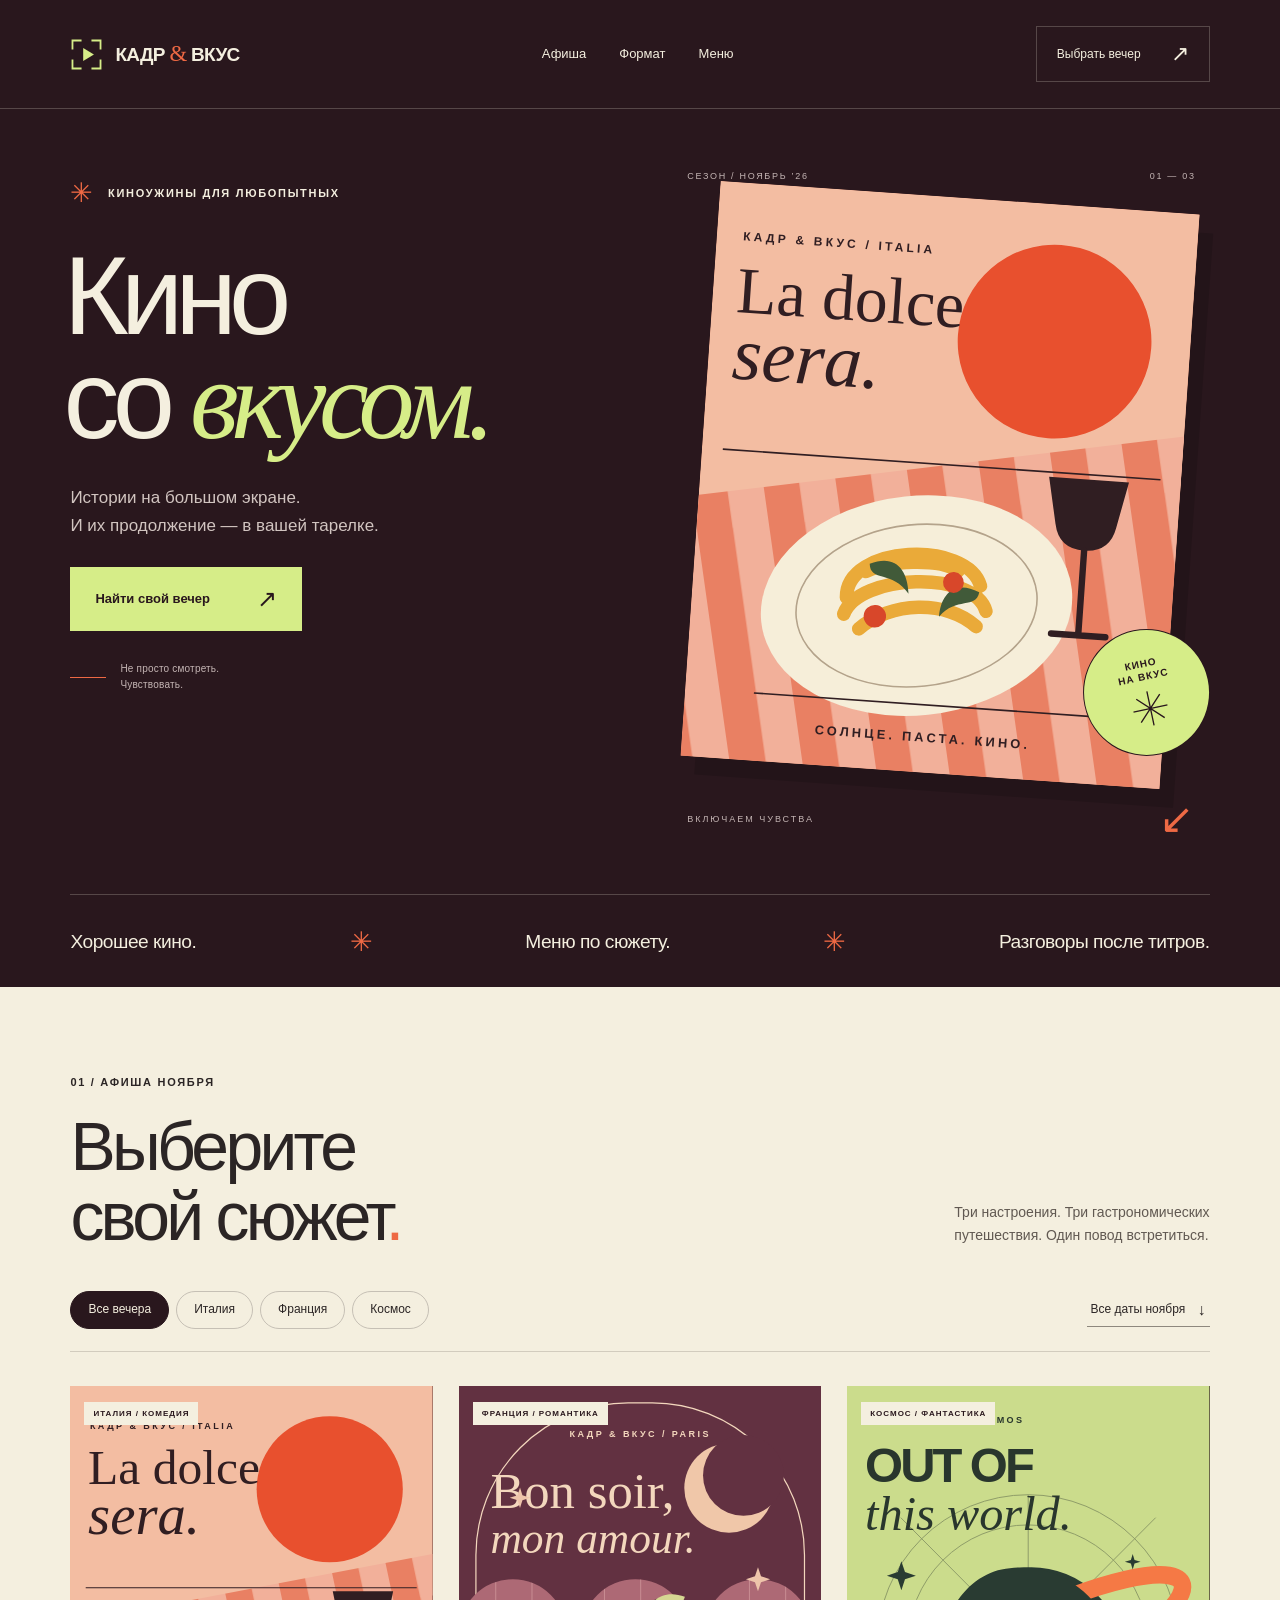
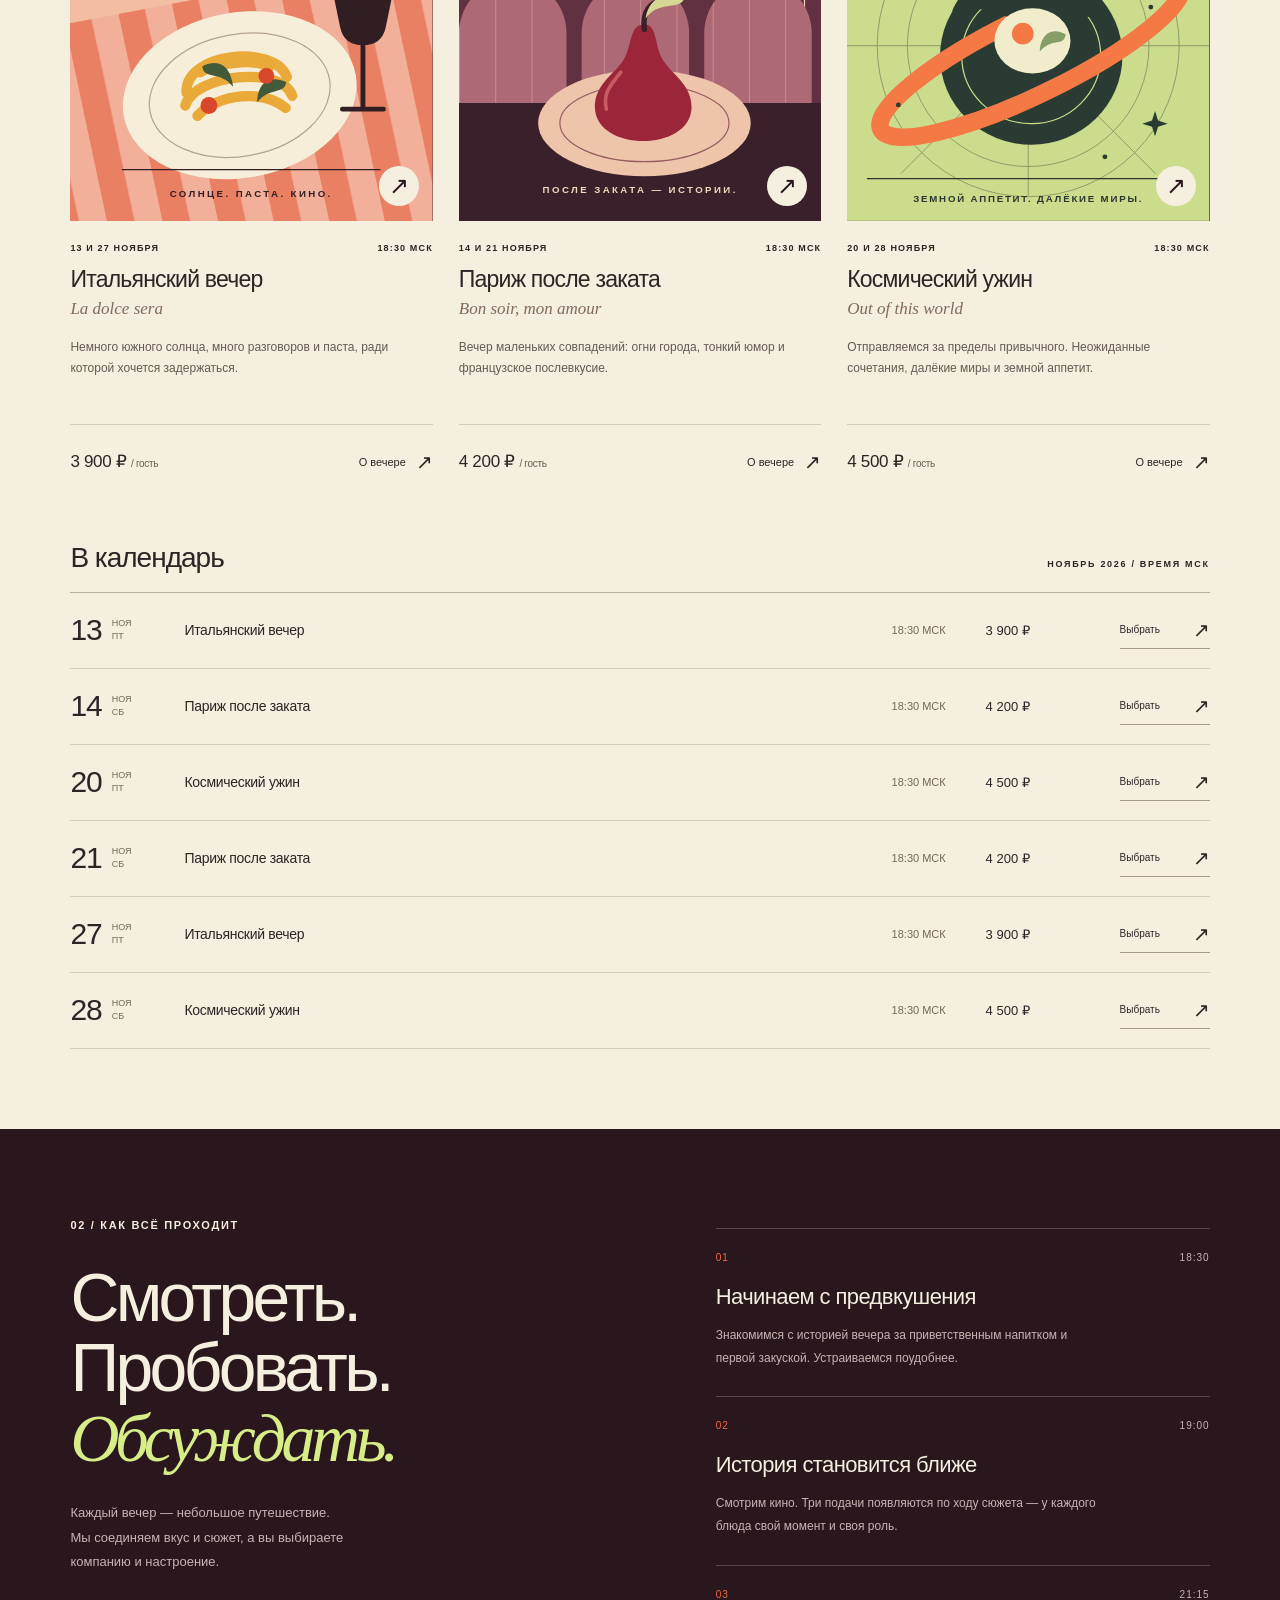
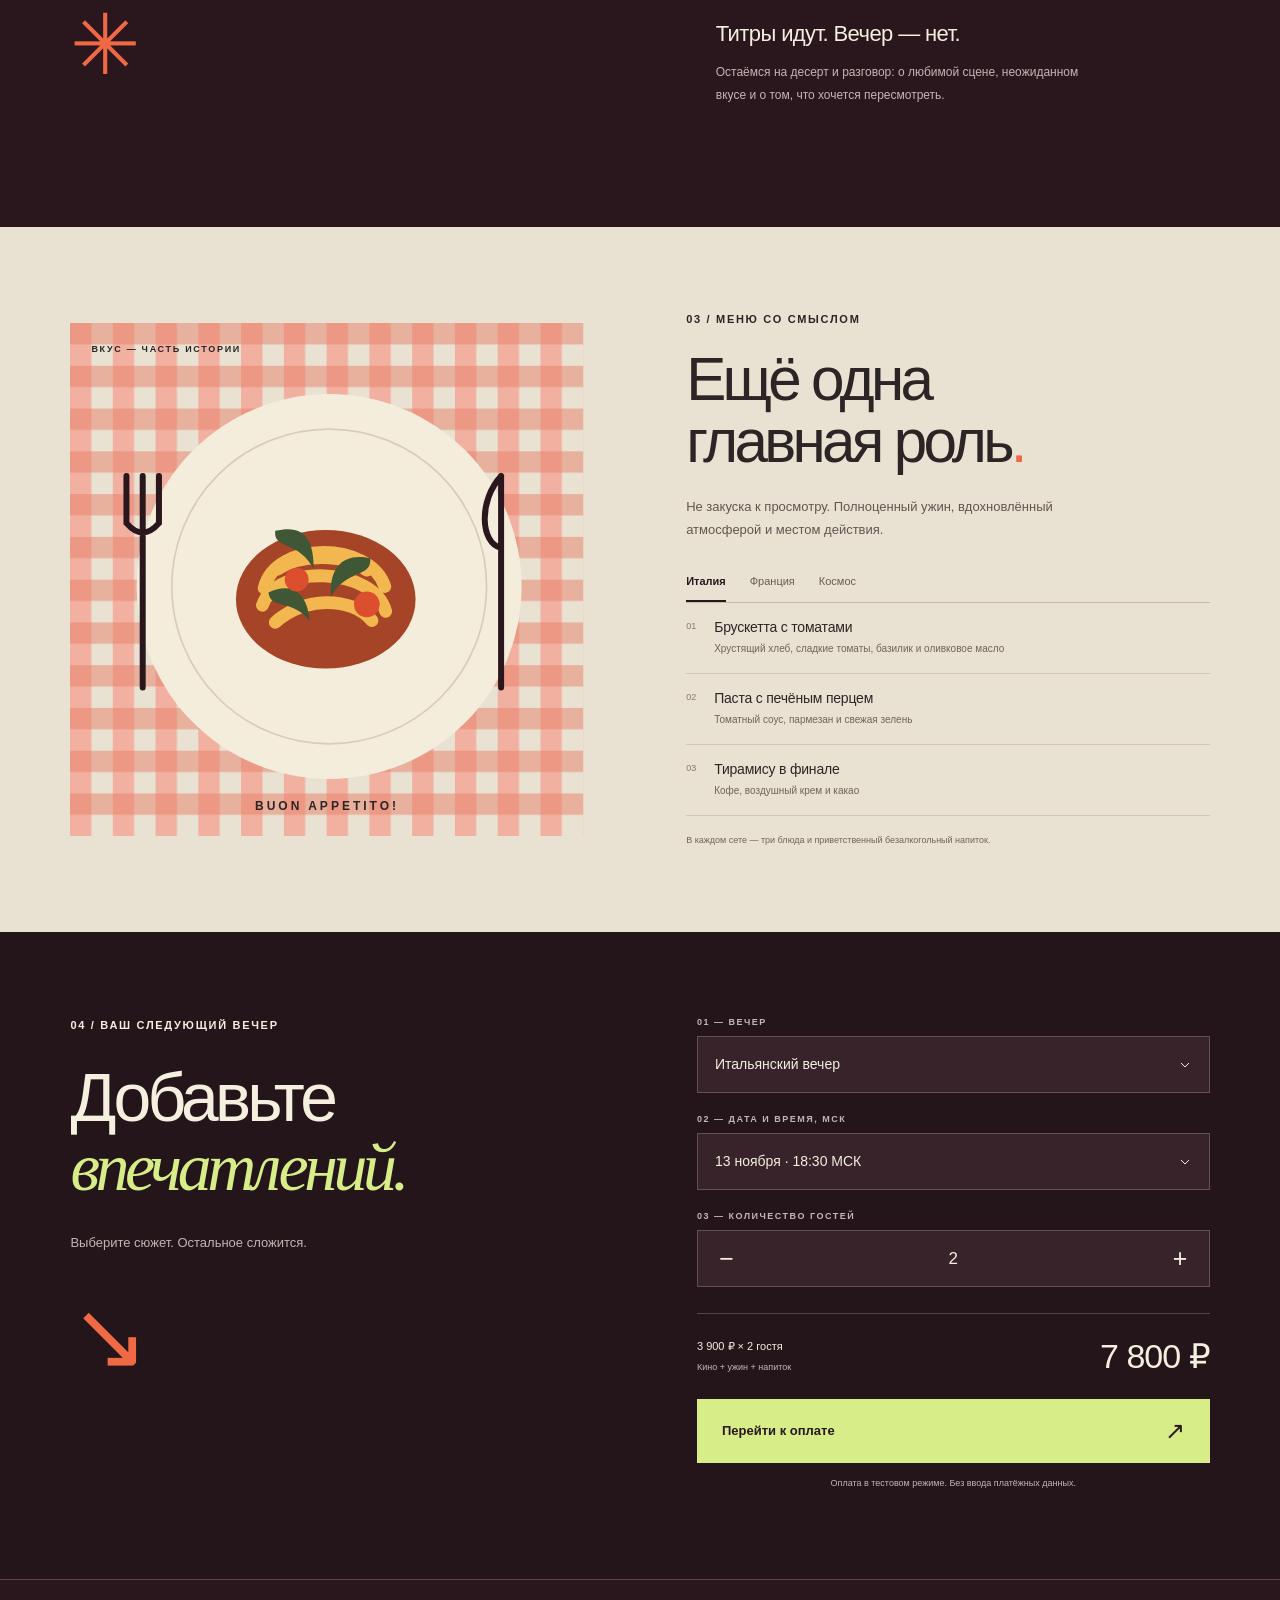
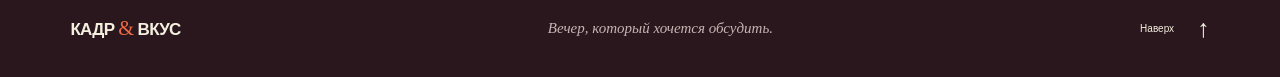
<file: cinema-dinner.html>
<!doctype html>
<html lang="ru">
<head>
<meta name="referrer" content="no-referrer">
<meta http-equiv="Content-Security-Policy" content="default-src 'none'; script-src 'unsafe-inline'; style-src 'unsafe-inline'; img-src data:; connect-src 'none'; form-action 'none'; base-uri 'none'">
  <meta charset="utf-8">
  <meta name="viewport" content="width=device-width, initial-scale=1">
  <meta name="theme-color" content="#29171d">
  <meta name="description" content="КАДР & ВКУС — киноужины, в которых история продолжается в тарелке. Выберите вечер, познакомьтесь с меню и пройдите тестовый сценарий бронирования.">
  <title>КАДР & ВКУС — Кино со вкусом.</title>
  <link rel="icon" href="data:image/svg+xml,%3Csvg xmlns='http://www.w3.org/2000/svg' viewBox='0 0 48 48'%3E%3Crect width='48' height='48' rx='8' fill='%2329171d'/%3E%3Cpath d='m18 13 18 11-18 11Z' fill='%23d6ed88'/%3E%3C/svg%3E" type="image/svg+xml">
  <style>@charset "UTF-8";
:root{--wine:#29171d;--wine-soft:#38232b;--cream:#f4efdf;--muted:#c4b5b4;--ink:#2b2525;--lime:#d6ed88;--orange:#ee6944;--line:rgba(244,239,223,.22);--gutter:clamp(24px,5.5vw,88px);font-family:Arial,Helvetica,sans-serif;color:var(--cream);background:var(--wine);font-synthesis:none;font-weight:400}
*{box-sizing:border-box}html{scroll-behavior:smooth;scroll-padding-top:28px}body{margin:0;min-width:320px}button,input,select{font:inherit}button,a,select{-webkit-tap-highlight-color:transparent}button{cursor:pointer}a{color:inherit;text-decoration:none}button{color:inherit}img,svg{display:block;max-width:100%}button,select,a{touch-action:manipulation}button:disabled{cursor:default}button:focus-visible,a:focus-visible,select:focus-visible,[tabindex]:focus-visible{outline:3px solid var(--orange);outline-offset:5px}button{border-radius:0}select{cursor:pointer}h1,h2,h3,p{margin:0}section{scroll-margin-top:24px}[hidden]{display:none!important}::selection{color:var(--wine);background:var(--lime)}.visually-hidden{position:absolute!important;width:1px;height:1px;padding:0;margin:-1px;overflow:hidden;clip:rect(0,0,0,0);white-space:nowrap;border:0}.skip-link{position:fixed;top:12px;left:12px;z-index:100;padding:14px 20px;background:var(--lime);color:var(--wine);transform:translateY(-150%)}.skip-link:focus{transform:translateY(0)}.section-shell{padding-left:var(--gutter);padding-right:var(--gutter)}.eyebrow{font-size:11px;font-weight:700;letter-spacing:1.7px;line-height:1.5}.site-header{min-height:109px;padding:22px var(--gutter);display:flex;align-items:center;gap:30px;border-bottom:1px solid var(--line)}.brand{display:inline-flex;align-items:center;gap:12px;font-weight:800;font-size:19px;letter-spacing:-.7px;white-space:nowrap}.brand-mark{width:33px;height:33px;fill:none;stroke:var(--lime);stroke-width:2.2}.brand-mark path+path{fill:var(--lime);stroke:none}.brand-amp{font-family:Georgia,serif;font-size:1.2em;font-weight:400;color:var(--orange)}.header-nav{display:flex;gap:33px;margin:auto;font-size:13px}.header-nav a{padding:8px 0;border-bottom:1px solid transparent;transition:border-color .2s}.header-nav a:hover{border-color:var(--cream)}.header-cta{display:inline-flex;align-items:center;gap:30px;font-size:12px;padding:14px 20px;border:1px solid var(--line)}.header-cta span{font-size:22px}.header-cta:hover{background:var(--cream);color:var(--wine)}.button{border:0;display:inline-flex;align-items:center;justify-content:space-between;gap:42px;padding:20px 25px;min-height:62px;font-size:13px;font-weight:700;line-height:1.4;transition:background .2s,transform .2s}.button span{font-size:24px;line-height:1}.button:hover{transform:translateY(-2px)}.button-lime{background:var(--lime);color:var(--wine)}.button-lime:hover{background:#e3f7a8}.hero{position:relative;padding-top:62px;display:grid;grid-template-columns:1.05fr 1fr;column-gap:6%;overflow:hidden}.hero-copy{padding-top:9px}.hero-copy .eyebrow{display:flex;align-items:center;gap:13px}.small-star{font-size:27px;color:var(--orange);line-height:1}.hero h1{font-size:clamp(84px,8.75vw,140px);font-weight:500;line-height:.93;letter-spacing:-8px;margin-top:37px;margin-left:-7px;position:relative;z-index:1}.hero h1 em,h2 em{font-family:Georgia,'Times New Roman',serif;font-weight:400;letter-spacing:-.065em}.hero h1 em{color:var(--lime)}.hero-description{font-size:17px;line-height:1.65;margin-top:32px;color:#d1c4c0}.hero-copy .button{margin-top:27px;min-width:232px}.hero-note{display:flex;gap:14px;align-items:center;margin-top:30px;font-size:10px;line-height:1.6;letter-spacing:.2px;color:var(--muted)}.hero-note .line{width:36px;height:1px;background:var(--orange)}.hero-art{position:relative;max-width:540px;width:100%;justify-self:end;padding:0 14px 0 0}.art-index{display:flex;justify-content:space-between;font-size:9px;letter-spacing:1.7px;margin-bottom:16px;color:var(--muted)}.hero-poster{position:relative;transform:rotate(4deg);margin:0 15px 0 13px;box-shadow:15px 18px 0 rgba(0,0,0,.14)}.hero-poster>svg,.hero-poster>img{width:100%;height:auto;aspect-ratio:5/6}.poster-stamp{position:absolute;right:-43px;bottom:33px;width:125px;height:125px;border-radius:50%;background:var(--lime);color:var(--wine);display:flex;flex-direction:column;align-items:center;justify-content:center;gap:6px;transform:rotate(-16deg);box-shadow:0 0 0 1px var(--wine)}.poster-stamp>span{font-size:10px;font-weight:700;letter-spacing:1px;text-align:center;line-height:1.3}.poster-stamp svg{width:40px;height:40px;fill:none;stroke:var(--wine);stroke-width:2}.art-caption{display:flex;justify-content:space-between;align-items:center;margin-top:31px;font-size:9px;letter-spacing:2px;color:var(--muted)}.caption-arrow{font-size:42px;line-height:.7;color:var(--orange)}.hero-bottom{grid-column:1/-1;display:flex;justify-content:space-between;gap:22px;align-items:center;padding:34px 0 31px;border-top:1px solid var(--line);margin-top:60px;font-size:clamp(12px,1.5vw,21px);letter-spacing:-.5px}.rail-star{color:var(--orange);font-size:27px;line-height:1}.afisha{background:var(--cream);color:var(--ink);padding-top:87px;padding-bottom:80px}.section-heading{display:flex;justify-content:space-between;align-items:flex-end;gap:30px;margin-bottom:39px}h2{font-size:clamp(48px,5.3vw,78px);line-height:1.03;letter-spacing:-3.7px;font-weight:500}.section-heading h2{margin-top:22px}.orange-dot{color:var(--orange)}.section-intro{font-size:14px;line-height:1.7;margin-bottom:4px;color:#615952}.filters{display:flex;justify-content:space-between;gap:20px;align-items:center;margin-bottom:34px;padding-bottom:22px;border-bottom:1px solid #d2ccbe}.filter-chips{display:flex;flex-wrap:wrap;gap:7px}.chip{padding:10px 17px;border:1px solid #c6c0b5;border-radius:30px;color:var(--ink);background:transparent;font-size:12px;line-height:1.3;transition:background .2s}.chip:hover{background:#e9e3d6}.chip.is-active{background:var(--wine);color:var(--cream);border-color:var(--wine)}.date-filter{position:relative;flex-shrink:0}.date-filter select{border:0;border-bottom:1px solid #8e887e;border-radius:0;padding:10px 24px 10px 4px;appearance:none;background:transparent;color:var(--ink);font-size:12px;max-width:100%}.date-filter>span:last-child{position:absolute;right:4px;top:9px;pointer-events:none}.event-grid{display:grid;grid-template-columns:repeat(3,minmax(0,1fr));gap:26px}.poster-button{display:block;position:relative;overflow:hidden;width:100%;padding:0;background:var(--wine);border:0;text-align:left}.poster-button>svg,.poster-button>img{width:100%;height:auto;aspect-ratio:5/6;transition:transform .45s}.poster-button:hover>svg,.poster-button:hover>img{transform:scale(1.035)}.poster-badge{position:absolute;top:16px;left:14px;padding:7px 9px;background:var(--cream);color:var(--wine);font-size:8px;font-weight:700;letter-spacing:1px}.poster-open{position:absolute;bottom:15px;right:14px;border-radius:50%;width:40px;height:40px;display:grid;place-items:center;background:var(--cream);color:var(--wine);font-size:24px}.event-meta{display:flex;justify-content:space-between;gap:8px;font-size:9px;letter-spacing:1.15px;font-weight:700;margin-top:22px}.event-card h3{font-size:clamp(20px,1.8vw,27px);letter-spacing:-.8px;line-height:1.2;margin-top:13px;font-weight:500}.event-subtitle{font-family:Georgia,serif;font-style:italic;font-size:17px;line-height:1.5;color:#826a60;margin-top:3px}.event-description{font-size:12px;line-height:1.8;margin-top:15px;color:#645b54;min-height:65px;max-width:330px}.card-bottom{border-top:1px solid #d2ccbe;display:flex;align-items:center;justify-content:space-between;gap:10px;margin-top:22px;padding-top:17px}.card-price{font-size:17px;white-space:nowrap;letter-spacing:-.3px}.card-price small{font-size:10px;color:#675d55}.text-button{display:inline-flex;align-items:center;gap:10px;padding:8px 0;background:none;color:inherit;border:0;font-size:11px}.text-button span{font-size:20px}.text-button:hover{text-decoration:underline;text-underline-offset:4px}.event-grid:has(.event-card:not([hidden]):only-child){grid-template-columns:repeat(3,minmax(0,1fr))}.empty-state{padding:44px 20px 55px;text-align:center}.empty-state>span{font-size:44px;color:#9b4c32}.empty-state h3{font-size:25px;margin-top:10px;font-weight:500;letter-spacing:-.5px}.empty-state p{font-size:13px;margin-top:12px;color:#645b54}.empty-state .text-button{margin-top:15px}.schedule{margin-top:60px}.schedule-header{display:flex;align-items:baseline;justify-content:space-between;gap:15px;padding-bottom:18px;border-bottom:1px solid #b8b0a3}.schedule-header h3{font-size:28px;font-weight:500;letter-spacing:-1px}.schedule-header>span{font-size:9px;font-weight:700;letter-spacing:1.7px}.schedule-row{display:grid;grid-template-columns:90px 1fr 70px 110px 90px;align-items:center;gap:24px;padding:19px 0;border-bottom:1px solid #d2ccbe}.schedule-date{font-size:11px;display:flex;gap:10px;align-items:center}.schedule-date strong{font-size:30px;letter-spacing:-1px;font-weight:500}.schedule-date span{font-size:9px;line-height:1.5;color:#72685f}.schedule-event{font-size:14px;letter-spacing:-.3px}.schedule-time{font-size:11px;color:#72685f}.schedule-price{font-size:13px;white-space:nowrap}.schedule-row .text-button{justify-content:space-between;border-bottom:1px solid #a59a8c;padding:6px 0;font-size:10px}.format{padding-top:88px;padding-bottom:93px;display:grid;grid-template-columns:1.03fr 1fr;gap:12%}.format h2{margin-top:30px}.format h2 em{color:var(--lime)}.format-title{position:relative}.format-title>p:not(.eyebrow){font-size:13px;line-height:1.9;color:var(--muted);margin-top:27px}.format-spark{display:block;color:var(--orange);font-size:84px;line-height:1;margin-top:28px}.format-steps{padding-top:11px}.format-steps article{padding:23px 0 27px;border-top:1px solid var(--line)}.step-index{display:flex;align-items:center;justify-content:space-between;font-size:10px;letter-spacing:1px}.step-index>span{color:var(--orange)}.step-index time{color:var(--muted)}.format-steps h3{font-weight:400;font-size:22px;letter-spacing:-.6px;margin-top:21px}.format-steps p{font-size:12px;line-height:1.9;color:var(--muted);margin-top:14px;max-width:390px}.menu-section{background:#e9e2d3;color:var(--ink);display:grid;grid-template-columns:1fr 1.02fr;gap:9%;padding-top:84px;padding-bottom:84px;align-items:center}.menu-art{position:relative}.menu-art>svg{width:100%;height:auto;aspect-ratio:1}.menu-art-label{position:absolute;top:21px;left:21px;font-size:9px;font-weight:700;letter-spacing:1.7px}.menu-art-caption{position:absolute;bottom:23px;left:0;width:100%;text-align:center;font-size:12px;font-weight:700;letter-spacing:3px}.menu-copy h2{font-size:clamp(44px,4.7vw,67px);margin-top:22px}.menu-intro{font-size:13px;line-height:1.8;color:#62564f;margin-top:22px;max-width:370px}.menu-tabs{display:flex;gap:24px;margin-top:24px;border-bottom:1px solid #c4baac}.menu-tabs button{border:0;background:none;padding:9px 0 13px;border-bottom:2px solid transparent;font-size:11px;color:#6a5d53}.menu-tabs button[aria-selected="true"]{border-bottom-color:var(--wine);color:var(--wine);font-weight:700}.menu-panel{min-height:190px}.menu-item{display:flex;gap:18px;padding:16px 0;border-bottom:1px solid #d1c7b9}.menu-item>span{font-size:9px;color:#8c7566;padding-top:2px}.menu-item h3{font-weight:400;font-size:14px;letter-spacing:-.2px}.menu-item p{font-size:10px;color:#726357;line-height:1.7;margin-top:5px}.menu-footnote{font-size:9px;line-height:1.7;color:#726357;margin-top:17px}.booking{display:grid;grid-template-columns:1fr 1fr;gap:10%;padding-top:85px;padding-bottom:88px;background:#24151a}.booking h2{margin-top:29px}.booking h2 em{color:var(--lime)}.booking-heading>p:not(.eyebrow){font-size:13px;line-height:1.8;color:var(--muted);margin-top:28px}.booking-arrow{font-size:94px;line-height:1;color:var(--orange);display:block;margin-top:34px}.booking-form{display:grid;gap:21px}.field{display:block;min-width:0}.field-label{font-size:9px;font-weight:700;letter-spacing:1.5px;color:var(--muted);display:block;margin-bottom:9px}.field select{width:100%;border:1px solid var(--line);border-radius:0;color:var(--cream);padding:17px 41px 17px 17px;background:var(--wine-soft);font-size:14px;line-height:1.5;appearance:none;background-image:url("data:image/svg+xml,%3Csvg xmlns='http://www.w3.org/2000/svg' width='16' height='16' fill='none' stroke='%23f4efdf'%3E%3Cpath d='m4 6 4 4 4-4'/%3E%3C/svg%3E");background-repeat:no-repeat;background-position:right 16px center}.field select option{color:var(--cream);background:var(--wine)}.guest-stepper{display:flex;align-items:center;justify-content:space-between;border:1px solid var(--line);min-height:57px;background:var(--wine-soft)}.guest-stepper button{border:0;background:none;font-size:25px;font-weight:300;min-width:57px;height:55px}.guest-stepper button:hover{background:rgba(255,255,255,.06)}.guest-stepper button:disabled{opacity:.25}.guest-stepper output{font-size:17px;min-width:42px;text-align:center}.booking-total{display:flex;justify-content:space-between;align-items:center;gap:15px;margin-top:5px;padding-top:22px;border-top:1px solid var(--line)}.booking-total>div{font-size:11px;line-height:1.4}.booking-total small{display:block;font-size:9px;color:var(--muted);margin-top:7px}.booking-total strong{font-size:34px;letter-spacing:-1px;font-weight:500;white-space:nowrap}.payment-button{width:100%;margin-top:2px}.test-note{font-size:9px;color:var(--muted);line-height:1.7;text-align:center;margin-top:-8px}.site-footer{padding-top:34px;padding-bottom:34px;display:flex;align-items:center;gap:30px;border-top:1px solid var(--line)}.site-footer .brand{font-size:17px}.site-footer p{font-family:Georgia,serif;font-style:italic;color:var(--muted);font-size:15px;margin-left:auto}.back-top{margin-left:auto;font-size:10px;display:flex;align-items:center;gap:23px}.back-top span{font-size:25px}dialog{position:fixed;inset:0;padding:0;border:1px solid #6b4c55;background:var(--wine);color:var(--cream);max-height:calc(100dvh - 48px);max-width:calc(100vw - 40px);overflow:auto;overscroll-behavior:contain}dialog::backdrop{background:rgba(16,8,12,.8);backdrop-filter:blur(7px)}body:has(dialog[open]){overflow:hidden}.dialog-close{position:absolute;right:14px;top:14px;width:38px;height:38px;display:grid;place-items:center;font-size:29px;font-weight:400;background:var(--cream);color:var(--wine);border:0;z-index:2}.dialog-close:hover{background:var(--lime)}.event-dialog{width:860px}.event-dialog-layout{display:grid;grid-template-columns:.85fr 1.15fr}.event-dialog-art{background:var(--wine-soft);display:flex;align-items:center;min-width:0;padding:32px 22px}.event-dialog-art svg{width:100%;height:auto}.event-dialog-copy{padding:45px 36px 32px}.event-dialog-copy h2{font-size:41px;letter-spacing:-1.8px;margin-top:13px;line-height:1.04}.dialog-eyebrow{font-size:9px;color:var(--lime);font-weight:700;letter-spacing:1.8px;display:block;line-height:1.6}.event-dialog-description{font-size:12px;line-height:1.8;color:var(--muted);margin-top:18px}.event-dialog-copy h3{font-size:11px;margin-top:24px;letter-spacing:1px;text-transform:uppercase;font-weight:400;color:var(--lime)}.dialog-menu{list-style:none;padding:0;margin:12px 0 0}.dialog-menu li{font-size:11px;line-height:1.7;padding:8px 0;border-bottom:1px solid var(--line)}.dialog-sessions{font-size:11px;line-height:1.8;color:var(--muted);margin-top:14px}.event-dialog-price{font-size:23px;letter-spacing:-.6px;margin-top:20px}.event-dialog-price small{font-size:11px;color:var(--muted);letter-spacing:0}.event-dialog-copy .button{margin-top:18px;width:100%;min-height:52px;padding:15px 20px;font-size:11px}.payment-dialog{width:510px;padding:47px 42px 35px}.payment-dialog h2{font-size:43px;line-height:1.03;letter-spacing:-2px;margin-top:20px}.payment-explanation{font-size:12px;line-height:1.8;color:var(--muted);margin-top:19px}.payment-dialog dl{margin:24px 0 26px}.payment-dialog dl>div{display:flex;justify-content:space-between;gap:15px;font-size:12px;border-bottom:1px solid var(--line);padding:13px 0;line-height:1.6}.payment-dialog dt{color:var(--muted);font-size:10px}.payment-dialog dd{text-align:right;margin:0}.payment-dialog dl>.summary-total{align-items:center;padding:18px 0}.summary-total dd{font-size:28px;letter-spacing:-1px}.payment-dialog .button{width:100%;font-size:12px;min-height:55px;padding:17px 20px}.payment-small{font-size:9px;line-height:1.8;color:var(--muted);margin-top:15px}.completion-star{display:block;font-size:62px;line-height:1;color:var(--orange);margin-bottom:25px}#completion-description{font-size:14px;line-height:1.8;margin-top:25px}#payment-complete .button{margin-top:28px}
@media(min-width:1600px){.hero,.afisha,.format,.menu-section,.booking,.site-header,.site-footer{padding-left:max(var(--gutter),calc((100vw - 1420px)/2));padding-right:max(var(--gutter),calc((100vw - 1420px)/2))}.hero h1{font-size:140px}}
@media(max-width:1100px){.hero{column-gap:4%;padding-top:45px}.hero h1{letter-spacing:-6px}.hero-description{font-size:14px}.hero-copy .eyebrow{font-size:9px;letter-spacing:1.1px}.hero-copy .button{min-height:54px;padding:16px 20px;font-size:11px}.hero-note{margin-top:20px}.hero h1{margin-top:28px}.hero-art{align-self:center}.poster-stamp{width:99px;height:99px;right:-28px}.poster-stamp svg{width:30px;height:30px}.poster-stamp>span{font-size:8px}.hero-bottom{margin-top:45px}.event-grid{gap:20px}.poster-badge{font-size:7px;left:10px;top:10px;letter-spacing:.5px}.event-meta{font-size:8px;letter-spacing:.6px}.event-description{font-size:11px;min-height:77px}.card-bottom{align-items:flex-start;gap:5px}.card-price{font-size:15px}.card-price small{font-size:8px}.card-bottom .text-button{font-size:9px;padding:1px 0}.schedule-row{gap:15px}.format{gap:9%}.format-steps h3{font-size:20px}.menu-section{gap:6%}.menu-copy h2{letter-spacing:-2.8px}.menu-tabs{gap:20px}.menu-item{gap:12px}.booking{gap:8%}.booking h2{font-size:58px}.section-intro{font-size:12px}.menu-art-label{font-size:8px;left:15px;top:15px}.menu-art-caption{font-size:10px;bottom:15px}}
@media(max-width:760px){:root{--gutter:24px}.site-header{min-height:84px;padding-top:20px;padding-bottom:20px;gap:18px;justify-content:space-between}.brand{font-size:16px;gap:9px;letter-spacing:-.6px}.brand-mark{width:29px;height:29px}.header-nav{display:none}.header-cta{padding:9px 11px;gap:17px;font-size:10px}.header-cta span{font-size:18px}.hero{padding-top:36px;grid-template-columns:1fr 1fr;column-gap:3%}.hero-copy .eyebrow{font-size:8px;gap:8px;letter-spacing:.5px}.small-star{font-size:22px}.hero h1{font-size:clamp(64px,9.5vw,84px);letter-spacing:-4.5px;margin-left:-4px}.hero-description{font-size:12px;margin-top:24px;line-height:1.8}.hero-copy .button{font-size:10px;min-width:0;gap:20px;padding:14px 17px}.hero-note{font-size:8px;gap:10px}.hero-note .line{width:22px}.hero-art{padding-right:8px}.hero-poster{margin:0 8px}.art-index{font-size:7px;letter-spacing:.5px;gap:10px}.poster-stamp{height:80px;width:80px;right:-17px;bottom:22px}.poster-stamp>span{font-size:7px}.poster-stamp svg{width:25px;height:25px}.art-caption{margin-top:22px;font-size:7px;letter-spacing:1px}.caption-arrow{font-size:32px}.hero-bottom{font-size:12px;letter-spacing:-.2px;gap:12px;padding:25px 0;margin-top:37px}.rail-star{font-size:20px}.afisha{padding-top:60px;padding-bottom:55px}h2{font-size:52px;letter-spacing:-2.7px}.section-heading{margin-bottom:30px;align-items:flex-start}.section-heading h2{margin-top:19px}.section-intro{font-size:11px;margin-top:41px;max-width:215px}.eyebrow{font-size:9px;letter-spacing:1.4px}.filters{align-items:flex-start;gap:12px;margin-bottom:25px}.filter-chips{gap:5px}.chip{font-size:10px;padding:9px 12px}.date-filter select{font-size:10px;padding-top:8px}.date-filter>span:last-child{font-size:12px}.event-grid{gap:16px}.event-card h3{font-size:19px}.event-meta{font-size:7px;letter-spacing:.2px;margin-top:16px}.event-subtitle{font-size:14px}.event-description{font-size:10px;line-height:1.8;min-height:89px}.card-bottom{display:block;margin-top:15px;padding-top:12px}.card-price{font-size:17px}.card-bottom .text-button{display:flex;justify-content:space-between;margin-top:8px;font-size:10px}.poster-badge{font-size:6px;left:8px;top:8px;padding:6px}.poster-open{width:31px;height:31px;font-size:20px;right:9px;bottom:9px}.schedule{margin-top:43px}.schedule-row{grid-template-columns:72px 1fr 48px 78px;gap:11px;padding:16px 0}.schedule-row>.schedule-price{display:none}.schedule-event{font-size:12px}.schedule-date{gap:7px}.schedule-date strong{font-size:26px}.schedule-date span{font-size:8px}.schedule-time{font-size:10px}.schedule-row .text-button{font-size:9px}.format{padding-top:60px;padding-bottom:62px;gap:8%}.format h2{font-size:50px;letter-spacing:-2.8px;margin-top:25px}.format-title>p:not(.eyebrow){font-size:11px;line-height:1.9}.desktop-break{display:none}.format-spark{font-size:65px;margin-top:35px}.format-steps{padding-top:2px}.format-steps article{padding:17px 0 19px}.format-steps h3{font-size:18px;line-height:1.2;margin-top:17px}.format-steps p{font-size:10px;line-height:1.9;margin-top:12px}.step-index{font-size:8px}.menu-section{padding-top:58px;padding-bottom:58px;gap:6%;grid-template-columns:.92fr 1fr}.menu-copy h2{font-size:39px;letter-spacing:-2px}.menu-intro{font-size:11px;line-height:1.8;margin-top:19px}.menu-tabs{gap:18px;margin-top:18px}.menu-tabs button{font-size:10px;padding-bottom:10px}.menu-item{padding:12px 0;gap:10px}.menu-item h3{font-size:12px;line-height:1.3}.menu-item p{font-size:9px;line-height:1.7}.menu-item>span{font-size:8px}.menu-footnote{font-size:8px}.menu-art-label{font-size:6px;left:12px;top:12px;letter-spacing:1px}.menu-art-caption{font-size:8px;bottom:12px;letter-spacing:2px}.booking{padding-top:60px;padding-bottom:60px;gap:8%}.booking h2{font-size:46px;letter-spacing:-2.6px;margin-top:25px}.booking-heading>p:not(.eyebrow){font-size:11px;line-height:1.8;margin-top:23px}.booking-arrow{font-size:80px}.booking-form{gap:18px}.field-label{font-size:8px;letter-spacing:1px}.field select{font-size:12px;padding:14px 33px 14px 13px}.guest-stepper{min-height:49px}.guest-stepper button{height:47px;min-width:47px;font-size:21px}.guest-stepper output{font-size:15px}.booking-total{padding-top:19px;align-items:flex-start}.booking-total>div{font-size:10px}.booking-total small{font-size:8px;max-width:90px;line-height:1.7}.booking-total strong{font-size:28px}.payment-button{font-size:11px;padding:17px;gap:10px;min-height:54px}.test-note{font-size:8px}.site-footer{padding-top:26px;padding-bottom:26px;gap:18px}.site-footer .brand{font-size:14px}.site-footer p{font-size:12px}.back-top{gap:10px;font-size:9px}.back-top span{font-size:20px}.event-dialog-layout{grid-template-columns:.75fr 1fr}.event-dialog-art{padding:25px 15px}.event-dialog-copy{padding:50px 25px 25px}.event-dialog-copy h2{font-size:35px}.event-dialog-description{font-size:11px}.event-dialog-copy .button{gap:15px}.event-dialog-copy h3{margin-top:20px}}
@media(max-width:540px){.site-header{min-height:78px;gap:10px}.header-cta{font-size:9px;gap:11px;padding:8px 10px}.brand{font-size:14px;gap:8px}.brand-mark{width:25px;height:25px}.hero{display:block;padding-top:31px}.hero-copy .eyebrow{font-size:8px;letter-spacing:1px;gap:9px}.hero h1{font-size:clamp(82px,22vw,120px);line-height:.94;letter-spacing:-6px;margin-top:26px}.hero-description{font-size:13px;margin-top:25px}.hero-copy .button{margin-top:23px;min-height:54px;min-width:215px;font-size:11px;padding:15px 20px}.hero-note{position:absolute;left:265px;top:321px;font-size:8px;max-width:93px;line-height:1.7;display:block}.hero-note .line{display:block;margin-bottom:9px;width:25px}.hero-art{margin:40px auto 0;width:90%;max-width:370px;padding:0}.hero-poster{margin:0 8px 0 2px;transform:rotate(3deg);box-shadow:10px 13px 0 rgba(0,0,0,.14)}.art-index{font-size:8px;letter-spacing:1px;margin-bottom:16px}.poster-stamp{width:91px;height:91px;right:-23px;bottom:26px;gap:5px}.poster-stamp>span{font-size:8px}.poster-stamp svg{width:28px;height:28px}.art-caption{font-size:8px;letter-spacing:1.3px;margin-top:25px}.caption-arrow{font-size:35px}.hero-bottom{margin-top:31px;padding:24px 0;gap:10px;flex-wrap:wrap;justify-content:center;font-size:11px}.hero-bottom>span:last-child{flex-basis:100%;text-align:center}.hero-bottom>.rail-star:nth-of-type(4){display:none}.rail-star{font-size:18px}.afisha{padding-top:49px;padding-bottom:48px}.section-heading{display:block;margin-bottom:26px}.section-heading h2{font-size:52px;letter-spacing:-2.9px;line-height:1.02;margin-top:18px}.section-intro{font-size:12px;line-height:1.8;margin-top:21px;max-width:270px}.filters{display:block;padding-bottom:18px;margin-bottom:26px}.filter-chips{gap:6px}.chip{padding:10px 13px;font-size:10px}.date-filter{margin-top:15px;display:inline-block}.date-filter select{font-size:11px;min-width:158px}.event-grid{display:grid;grid-template-columns:1fr;gap:35px}.event-grid:has(.event-card:not([hidden]):only-child){grid-template-columns:1fr}.poster-button>svg,.poster-button>img{aspect-ratio:5/5.5;object-fit:cover;object-position:50% 48%}.poster-badge{font-size:8px;letter-spacing:1px;top:13px;left:13px;padding:8px 10px}.poster-open{width:40px;height:40px;bottom:14px;right:14px;font-size:25px}.event-meta{font-size:9px;letter-spacing:1px;margin-top:18px}.event-card h3{font-size:25px;letter-spacing:-.7px;margin-top:12px}.event-subtitle{font-size:17px}.event-description{font-size:12px;line-height:1.8;min-height:0;margin-top:14px;max-width:none}.card-bottom{display:flex;align-items:center;padding-top:12px;margin-top:18px}.card-price{font-size:18px}.card-price small{font-size:10px}.card-bottom .text-button{margin:0;font-size:11px;gap:16px}.schedule{margin-top:44px}.schedule-header{padding-bottom:15px}.schedule-header h3{font-size:27px}.schedule-header>span{font-size:8px;letter-spacing:1px}.schedule-row{grid-template-columns:56px 1fr 60px;gap:12px;padding:16px 0}.schedule-row>.schedule-time{display:none}.schedule-date{gap:6px}.schedule-date strong{font-size:25px}.schedule-date span{font-size:7px}.schedule-event{font-size:11px;line-height:1.5;max-width:165px}.schedule-row .text-button{font-size:9px;gap:3px}.schedule-row .text-button span{font-size:17px}.format{display:block;padding-top:51px;padding-bottom:48px}.format h2{font-size:57px;line-height:1.03;letter-spacing:-3px;margin-top:22px}.format-title>p:not(.eyebrow){font-size:12px;line-height:1.9;margin-top:25px;max-width:265px}.format-spark{font-size:61px;position:absolute;right:0;bottom:3px;margin:0}.format-steps{margin-top:34px}.format-steps article{padding:20px 0 23px}.step-index{font-size:10px}.format-steps h3{font-size:22px;letter-spacing:-.7px;margin-top:19px}.format-steps p{font-size:12px;line-height:1.8;margin-top:13px;max-width:310px}.menu-section{display:flex;flex-direction:column-reverse;gap:35px;padding-top:51px;padding-bottom:47px}.menu-copy{width:100%}.menu-copy h2{font-size:49px;letter-spacing:-2.8px;margin-top:21px}.menu-intro{font-size:12px;line-height:1.8;margin-top:21px;max-width:310px}.menu-tabs{gap:31px;margin-top:22px}.menu-tabs button{font-size:12px;padding:10px 0 12px}.menu-item{padding:17px 0;gap:17px}.menu-item>span{font-size:9px}.menu-item h3{font-size:15px}.menu-item p{font-size:11px;margin-top:6px}.menu-panel{min-height:219px}.menu-footnote{font-size:10px;line-height:1.8;margin-top:18px}.menu-art{width:100%;max-width:400px}.menu-art-label{font-size:9px;top:17px;left:17px}.menu-art-caption{font-size:10px;bottom:18px;letter-spacing:3px}.booking{display:block;padding-top:50px;padding-bottom:47px}.booking-heading{position:relative}.booking h2{font-size:54px;letter-spacing:-3px;margin-top:23px}.booking-heading>p:not(.eyebrow){font-size:12px;margin-top:24px}.booking-arrow{position:absolute;font-size:68px;right:0;bottom:0;margin:0}.booking-form{margin-top:34px;gap:22px}.field-label{font-size:9px;letter-spacing:1.2px;margin-bottom:11px}.field select{font-size:14px;line-height:1.5;padding:17px 40px 17px 17px}.guest-stepper{min-height:57px}.guest-stepper button{height:55px;min-width:57px;font-size:25px}.guest-stepper output{font-size:17px}.booking-total{padding-top:23px;align-items:center;margin-top:1px}.booking-total>div{font-size:11px}.booking-total small{font-size:9px;max-width:none}.booking-total strong{font-size:35px}.payment-button{font-size:13px;padding:20px 22px;min-height:62px}.test-note{font-size:9px;margin-top:-7px;line-height:1.8}.site-footer{flex-wrap:wrap;gap:17px;padding-top:28px;padding-bottom:28px}.site-footer .brand{font-size:17px}.site-footer p{order:3;width:100%;font-size:13px;margin:0}.back-top{font-size:10px;gap:15px}.back-top span{font-size:23px}dialog{max-width:calc(100vw - 28px);max-height:calc(100dvh - 28px)}.event-dialog-layout{display:block}.event-dialog-art{padding:24px 24px 0}.event-dialog-art svg{max-width:240px;margin:auto;aspect-ratio:5/5.2;object-fit:cover}.event-dialog-copy{padding:27px 25px 25px}.event-dialog-copy h2{font-size:36px}.dialog-close{right:10px;top:10px;width:35px;height:35px}.event-dialog-description{font-size:12px;line-height:1.8}.dialog-menu li{font-size:11px}.event-dialog-copy .button{font-size:12px;padding:17px 19px}.payment-dialog{padding:49px 25px 28px}.payment-dialog h2{font-size:39px;letter-spacing:-1.7px}.payment-explanation{font-size:12px}.payment-dialog dl>div{font-size:11px}.payment-dialog dt{font-size:9px}.payment-dialog .button{font-size:11px;gap:15px}.payment-small{font-size:9px}.completion-star{font-size:55px}#completion-description{font-size:13px}}
@media(max-width:360px){:root{--gutter:20px}.hero h1{font-size:80px;letter-spacing:-5.3px}.hero-note{display:none}.chip{font-size:9px;padding:9px 12px}.section-heading h2{font-size:49px}.format h2{font-size:52px}.booking h2{font-size:48px}.booking-arrow{font-size:58px}.brand{font-size:13px}.header-cta{font-size:8px}.schedule-row{gap:8px;grid-template-columns:53px 1fr 56px}.schedule-event{font-size:10px}.menu-tabs{gap:24px}}
@media(prefers-reduced-motion:reduce){html{scroll-behavior:auto}*,*::before,*::after{transition:none!important;animation:none!important}.button:hover{transform:none}}
</style>
  <script type="module">const events = {
  italy: {
    title: 'Итальянский вечер', subtitle: 'La dolce sera', category: 'ИТАЛИЯ / КОМЕДИЯ', price: 3900,
    description: 'Итальянская история о простых радостях и внезапных приключениях. На экране — южные улочки и лёгкая комедия, на столе — яркие вкусы, знакомые по долгим семейным ужинам.',
    dates: ['2026-11-13', '2026-11-27'],
    menu: [
      ['Брускетта с томатами', 'Хрустящий хлеб, сладкие томаты, базилик и оливковое масло'],
      ['Паста с печёным перцем', 'Томатный соус, пармезан и свежая зелень'],
      ['Тирамису в финале', 'Кофе, воздушный крем и какао']
    ],
    drink: 'Цитрусовый лимонад с розмарином'
  },
  paris: {
    title: 'Париж после заката', subtitle: 'Bon soir, mon amour', category: 'ФРАНЦИЯ / РОМАНТИКА', price: 4200,
    description: 'Романтическая история о встрече, которая меняет планы на вечер. Неспешное кино с прогулками по вечернему городу, тонкими диалогами и меню с французским акцентом.',
    dates: ['2026-11-14', '2026-11-21'],
    menu: [
      ['Тарт с карамельным луком', 'Тонкое тесто, мягкий сыр и свежий тимьян'],
      ['Грибной гратен', 'Запечённый картофель, лесные грибы и сливочный соус'],
      ['Груша в пряном сиропе', 'Ванильный крем, миндальная крошка и корица']
    ],
    drink: 'Яблочный спритц без алкоголя'
  },
  orbit: {
    title: 'Космический ужин', subtitle: 'Out of this world', category: 'КОСМОС / ФАНТАСТИКА', price: 4500,
    description: 'Фантастическое путешествие о любопытстве и поиске своего места во Вселенной. Вместе с героями открываем новые миры, а с каждой подачей — непривычные сочетания знакомых продуктов.',
    dates: ['2026-11-20', '2026-11-28'],
    menu: [
      ['Свёкла с цитрусовой орбиты', 'Запечённая свёкла, апельсин и крем из феты'],
      ['Ризотто тёмной материи', 'Чёрный рис, грибы и соус из печёного чеснока'],
      ['Планета «Манго»', 'Кокосовый мусс, манго и хрустящий кунжут']
    ],
    drink: 'Лимонад с голубым чаем и лаймом'
  }
};

const $ = (selector, root = document) => root.querySelector(selector);
const $$ = (selector, root = document) => [...root.querySelectorAll(selector)];
const money = new Intl.NumberFormat('ru-RU', { style: 'currency', currency: 'RUB', maximumFractionDigits: 0 });
const longDate = new Intl.DateTimeFormat('ru-RU', { day: 'numeric', month: 'long', timeZone: 'Europe/Moscow' });
const shortWeekday = new Intl.DateTimeFormat('ru-RU', { weekday: 'short', timeZone: 'Europe/Moscow' });
const dateObject = (date) => new Date(`${date}T12:00:00+03:00`);
const formatDate = (date) => longDate.format(dateObject(date));
const guestWord = (count) => count === 1 ? 'гость' : count < 5 ? 'гостя' : 'гостей';
const state = { event: 'italy', date: events.italy.dates[0], guests: 2, theme: 'all', filterDate: 'all' };

function node(tag, className, content) {
  const element = document.createElement(tag);
  if (className) element.className = className;
  if (content !== undefined) element.textContent = content;
  return element;
}

function renderMenu(id) {
  const panel = $('#menu-panel');
  panel.replaceChildren();
  events[id].menu.forEach(([title, description], index) => {
    const item = node('div', 'menu-item');
    const copy = node('div');
    copy.append(node('h3', '', title), node('p', '', description));
    item.append(node('span', '', `0${index + 1}`), copy);
    panel.append(item);
  });
  panel.setAttribute('aria-labelledby', `menu-tab-${id}`);
  $$('[data-menu]').forEach((tab) => {
    const active = tab.dataset.menu === id;
    tab.setAttribute('aria-selected', String(active));
    tab.tabIndex = active ? 0 : -1;
  });
}

$$('[data-menu]').forEach((tab, index, tabs) => {
  tab.addEventListener('click', () => renderMenu(tab.dataset.menu));
  tab.addEventListener('keydown', (event) => {
    let nextIndex;
    if (event.key === 'ArrowRight') nextIndex = (index + 1) % tabs.length;
    else if (event.key === 'ArrowLeft') nextIndex = (index - 1 + tabs.length) % tabs.length;
    else if (event.key === 'Home') nextIndex = 0;
    else if (event.key === 'End') nextIndex = tabs.length - 1;
    else return;
    event.preventDefault();
    renderMenu(tabs[nextIndex].dataset.menu);
    tabs[nextIndex].focus();
  });
});

function renderSchedule() {
  const list = $('#schedule-list');
  list.replaceChildren();
  const sessions = Object.entries(events).flatMap(([id, event]) => event.dates.map(date => ({ id, date, event })))
    .filter(({ id, date }) => (state.theme === 'all' || state.theme === id) && (state.filterDate === 'all' || state.filterDate === date))
    .sort((a, b) => a.date.localeCompare(b.date));
  sessions.forEach(({ id, date, event }) => {
    const row = node('div', 'schedule-row');
    const dateCell = node('time', 'schedule-date');
    dateCell.dateTime = `${date}T18:30:00+03:00`;
    const dateMonth = node('span');
    dateMonth.append(node('span', '', 'НОЯ'), document.createElement('br'), node('span', '', shortWeekday.format(dateObject(date)).toUpperCase()));
    dateCell.append(node('strong', '', date.slice(-2)), dateMonth);
    const button = node('button', 'text-button', 'Выбрать');
    button.type = 'button';
    button.setAttribute('aria-label', `Выбрать ${event.title}, ${formatDate(date)}, 18:30 МСК`);
    button.append(node('span', '', '↗'));
    button.lastElementChild.setAttribute('aria-hidden', 'true');
    button.addEventListener('click', () => chooseEvent(id, date));
    row.append(dateCell, node('span', 'schedule-event', event.title), node('span', 'schedule-time', '18:30 МСК'), node('span', 'schedule-price', money.format(event.price)), button);
    list.append(row);
  });
  $('.schedule').hidden = sessions.length === 0;
}

function applyFilters() {
  let count = 0;
  $$('.event-card').forEach((card) => {
    const id = card.dataset.event;
    const dates = events[id].dates.filter(date => state.filterDate === 'all' || state.filterDate === date);
    const visible = (state.theme === 'all' || state.theme === id) && dates.length > 0;
    card.hidden = !visible;
    if (visible) {
      count += 1;
      $(`[data-next-date="${id}"]`).textContent = dates.map(date => date.slice(-2)).join(' И ') + ' НОЯБРЯ';
    }
  });
  $('#empty-state').hidden = count !== 0;
  $('#filter-status').textContent = count ? `Показано вечеров: ${count}. Расписание обновлено.` : 'Вечеров с такими фильтрами нет.';
  $$('[data-theme]').forEach((button) => {
    const active = button.dataset.theme === state.theme;
    button.classList.toggle('is-active', active);
    button.setAttribute('aria-pressed', String(active));
  });
  renderSchedule();
}

$$('[data-theme]').forEach((button) => button.addEventListener('click', () => {
  state.theme = button.dataset.theme;
  applyFilters();
}));
$('#date-filter').addEventListener('change', (event) => {
  state.filterDate = event.target.value;
  applyFilters();
});
$('#reset-filters').addEventListener('click', () => {
  state.theme = 'all';
  state.filterDate = 'all';
  $('#date-filter').value = 'all';
  applyFilters();
  $('[data-theme="all"]').focus();
});

function renderSessions() {
  const select = $('#session-select');
  select.replaceChildren();
  events[state.event].dates.forEach(date => {
    const option = node('option', '', `${formatDate(date)} · 18:30 МСК`);
    option.value = date;
    select.append(option);
  });
  select.value = state.date;
}

function updateTotal() {
  const event = events[state.event];
  $('#guest-count').value = String(state.guests);
  $('#guest-count').textContent = String(state.guests);
  $('#guest-minus').disabled = state.guests <= 1;
  $('#guest-plus').disabled = state.guests >= 8;
  $('#price-detail').textContent = `${money.format(event.price)} × ${state.guests} ${guestWord(state.guests)}`;
  $('#booking-total').textContent = money.format(event.price * state.guests);
}

function chooseEvent(id, date = events[id].dates[0]) {
  state.event = id;
  state.date = events[id].dates.includes(date) ? date : events[id].dates[0];
  $('#event-select').value = id;
  renderSessions();
  updateTotal();
  $('#booking').scrollIntoView({ behavior: matchMedia('(prefers-reduced-motion: reduce)').matches ? 'instant' : 'smooth' });
  $('#event-select').focus({ preventScroll: true });
}

$('#event-select').addEventListener('change', (event) => {
  state.event = event.target.value;
  state.date = events[state.event].dates[0];
  renderSessions();
  updateTotal();
});
$('#session-select').addEventListener('change', event => { state.date = event.target.value; });
$('#guest-minus').addEventListener('click', () => { if (state.guests > 1) state.guests -= 1; updateTotal(); });
$('#guest-plus').addEventListener('click', () => { if (state.guests < 8) state.guests += 1; updateTotal(); });

const dialogOrigins = new WeakMap();
function openDialog(dialog, origin) {
  dialogOrigins.set(dialog, origin || document.activeElement);
  dialog.showModal();
  dialog.scrollTop = 0;
}

$$('dialog').forEach((dialog) => {
  $('[data-close-dialog]', dialog).addEventListener('click', () => dialog.close());
  dialog.addEventListener('click', (event) => {
    if (event.target !== dialog) return;
    const bounds = dialog.getBoundingClientRect();
    if (event.clientX < bounds.left || event.clientX > bounds.right || event.clientY < bounds.top || event.clientY > bounds.bottom) dialog.close();
  });
  dialog.addEventListener('close', () => {
    const origin = dialogOrigins.get(dialog);
    if (origin && origin.isConnected) origin.focus({ preventScroll: true });
  });
});

function showDetails(id, origin) {
  const event = events[id];
  const content = $('#event-dialog-content');
  content.replaceChildren();
  const layout = node('div', 'event-dialog-layout');
  const art = node('div', 'event-dialog-art');
  const poster = $(`[data-event="${id}"] .poster-button svg`);
  if (poster) art.append(poster.cloneNode(true));
  const copy = node('div', 'event-dialog-copy');
  const title = node('h2', '', event.title);
  title.id = 'event-dialog-title';
  copy.append(node('span', 'dialog-eyebrow', event.category), title, node('p', 'event-dialog-description', event.description), node('h3', '', 'Меню вечера'));
  const menu = node('ul', 'dialog-menu');
  event.menu.forEach(([dish]) => menu.append(node('li', '', dish)));
  menu.append(node('li', '', event.drink));
  copy.append(menu, node('p', 'dialog-sessions', `${event.dates.map(formatDate).join(' / ')} · 18:30–21:45 МСК`));
  const price = node('p', 'event-dialog-price', `${money.format(event.price)} `);
  price.append(node('small', '', '/ гость'));
  const button = node('button', 'button button-lime', 'Выбрать этот вечер');
  button.type = 'button';
  button.append(node('span', '', '↗'));
  button.lastElementChild.setAttribute('aria-hidden', 'true');
  button.addEventListener('click', () => {
    $('#event-dialog').close();
    chooseEvent(id, state.filterDate === 'all' ? event.dates[0] : state.filterDate);
    // The booking select becomes the return point when the detail view has led to it.
    dialogOrigins.set($('#event-dialog'), $('#event-select'));
  });
  copy.append(price, button);
  layout.append(art, copy);
  content.append(layout);
  openDialog($('#event-dialog'), origin);
}

$$('[data-details]').forEach(button => button.addEventListener('click', () => showDetails(button.dataset.details, button)));

function summaryRow(label, value, total = false) {
  const row = node('div', total ? 'summary-total' : '');
  row.append(node('dt', '', label), node('dd', '', value));
  return row;
}

$('#booking-form').addEventListener('submit', (event) => {
  event.preventDefault();
  const selected = events[state.event];
  $('#payment-review').hidden = false;
  $('#payment-complete').hidden = true;
  $('#payment-dialog').setAttribute('aria-labelledby', 'payment-title');
  $('#payment-summary').replaceChildren(
    summaryRow('Вечер', selected.title),
    summaryRow('Дата', `${formatDate(state.date)} 2026 · 18:30 МСК`),
    summaryRow('Гости', `${state.guests} ${guestWord(state.guests)}`),
    summaryRow('Стоимость за гостя', money.format(selected.price)),
    summaryRow('Итого в тесте', money.format(selected.price * state.guests), true)
  );
  openDialog($('#payment-dialog'), $('.payment-button'));
});

$('#complete-test').addEventListener('click', () => {
  $('#completion-description').textContent = `${events[state.event].title} · ${formatDate(state.date)} · ${state.guests} ${guestWord(state.guests)}. Вы прошли выбор вечера, даты и количества гостей.`;
  $('#payment-review').hidden = true;
  $('#payment-complete').hidden = false;
  $('#payment-dialog').setAttribute('aria-labelledby', 'completion-title');
  $('#payment-dialog').scrollTop = 0;
  $('#completion-title').focus();
});
$('#restart-test').addEventListener('click', () => {
  dialogOrigins.set($('#payment-dialog'), $('#event-select'));
  $('#payment-dialog').close();
  $('#event-select').focus({ preventScroll: true });
});

renderMenu('italy');
renderSessions();
updateTotal();
applyFilters();
</script>
</head>
<body>
  <a class="skip-link" href="#main">Перейти к содержимому</a>
  <header class="site-header" id="top">
    <a class="brand" href="#top" aria-label="Кадр и Вкус — в начало страницы">
      <svg class="brand-mark" viewBox="0 0 40 40" aria-hidden="true"><path d="M3 14V3h11M26 3h11v11M37 26v11H26M14 37H3V26"/><path d="m16 12 13 8-13 8Z"/></svg>
      <span>КАДР <span class="brand-amp">&</span> ВКУС</span>
    </a>
    <nav class="header-nav" aria-label="Основная навигация">
      <a href="#afisha">Афиша</a><a href="#format">Формат</a><a href="#menu">Меню</a>
    </nav>
    <a class="header-cta" href="#booking">Выбрать вечер <span aria-hidden="true">↗</span></a>
  </header>

  <main id="main">
    <section class="hero section-shell" aria-labelledby="hero-title">
      <div class="hero-copy">
        <p class="eyebrow"><span class="small-star" aria-hidden="true">✳</span> КИНОУЖИНЫ ДЛЯ ЛЮБОПЫТНЫХ</p>
        <h1 id="hero-title">Кино<br>со <em>вкусом.</em></h1>
        <p class="hero-description">Истории на большом экране.<br>И их продолжение — в вашей тарелке.</p>
        <a class="button button-lime" href="#afisha">Найти свой вечер <span aria-hidden="true">↗</span></a>
        <div class="hero-note"><span class="line" aria-hidden="true"></span><span>Не просто смотреть.<br>Чувствовать.</span></div>
      </div>
      <div class="hero-art">
        <div class="art-index"><span>СЕЗОН / НОЯБРЬ ’26</span><span>01 — 03</span></div>
        <div class="hero-poster">
          <svg xmlns="http://www.w3.org/2000/svg" viewBox="0 0 600 720" role="img" aria-label="Итальянский вечер"><defs><pattern id="hero-stripes" width="90" height="90" patternUnits="userSpaceOnUse" patternTransform="rotate(-12)"><rect width="45" height="90" fill="#e98063"/><rect x="45" width="45" height="90" fill="#f2b09a"/></pattern></defs><rect width="600" height="720" fill="#ed9a7d"/><path d="M0 0h600v347L0 438Z" fill="#f3bda2"/><circle cx="430" cy="171" r="121" fill="#e8502e"/><path d="M0 393 600 278v442H0Z" fill="url(#hero-stripes)"/><path d="M26 334h548" stroke="#301e22" stroke-width="2"/><text x="33" y="72" font-family="Arial,sans-serif" font-size="15" font-weight="bold" letter-spacing="4" fill="#301e22">КАДР &amp; ВКУС / ITALIA</text><text x="30" y="162" font-family="Georgia,serif" font-size="82" fill="#301e22">La dolce</text><text x="30" y="245" font-family="Georgia,serif" font-size="94" font-style="italic" fill="#301e22">sera.</text><ellipse cx="281" cy="512" rx="195" ry="137" fill="#f6eed9" transform="rotate(-10 281 512)"/><ellipse cx="281" cy="512" rx="151" ry="101" stroke="#b4a38b" stroke-width="2" fill="none" transform="rotate(-10 281 512)"/><path d="M193 508c-5-66 146-82 166-26M191 529c15-52 159-67 177-16M211 546c37-37 107-44 146-13M215 474c26-16 91-23 115-9" fill="none" stroke="#eaaa39" stroke-width="17" stroke-linecap="round"/><path d="M270 498c-22-28-49-11-51-34 31-15 48 4 51 34ZM310 524c20-27 45-12 48-34-32-14-48 6-48 34Z" fill="#415a39"/><circle cx="230" cy="529" r="14" fill="#d8472a"/><circle cx="325" cy="480" r="13" fill="#d8472a"/><path d="M435 340h100l-12 58q-6 31-38 31t-38-31Z" fill="#301e22"/><path d="M485 429v105m-34 1h68" fill="none" stroke="#301e22" stroke-width="8" stroke-linecap="round"/><path d="M86 635h428" stroke="#301e22" stroke-width="2"/><text x="300" y="681" text-anchor="middle" font-family="Arial,sans-serif" font-size="16" font-weight="bold" letter-spacing="4" fill="#301e22">СОЛНЦЕ. ПАСТА. КИНО.</text></svg>
          <div class="poster-stamp" aria-hidden="true"><span>КИНО<br>НА ВКУС</span><svg viewBox="0 0 60 60"><path d="M30 4v52M4 30h52M12 12l36 36M12 48l36-36"/></svg></div>
        </div>
        <div class="art-caption"><span>ВКЛЮЧАЕМ ЧУВСТВА</span><span class="caption-arrow" aria-hidden="true">↙</span></div>
      </div>
      <div class="hero-bottom"><span>Хорошее кино.</span><span class="rail-star" aria-hidden="true">✳</span><span>Меню по сюжету.</span><span class="rail-star" aria-hidden="true">✳</span><span>Разговоры после титров.</span></div>
    </section>

    <section class="afisha section-shell" id="afisha" aria-labelledby="afisha-title">
      <div class="section-heading">
        <div><p class="eyebrow">01 / АФИША НОЯБРЯ</p><h2 id="afisha-title">Выберите<br>свой сюжет<span class="orange-dot">.</span></h2></div>
        <p class="section-intro">Три настроения. Три гастрономических<br class="desktop-break"> путешествия. Один повод встретиться.</p>
      </div>
      <div class="filters">
        <div class="filter-chips" role="group" aria-label="Тема вечера">
          <button class="chip is-active" type="button" data-theme="all" aria-pressed="true">Все вечера</button>
          <button class="chip" type="button" data-theme="italy" aria-pressed="false">Италия</button>
          <button class="chip" type="button" data-theme="paris" aria-pressed="false">Франция</button>
          <button class="chip" type="button" data-theme="orbit" aria-pressed="false">Космос</button>
        </div>
        <label class="date-filter"><span class="visually-hidden">Фильтр по дате</span><select id="date-filter"><option value="all">Все даты ноября</option><option value="2026-11-13">13 ноября</option><option value="2026-11-14">14 ноября</option><option value="2026-11-20">20 ноября</option><option value="2026-11-21">21 ноября</option><option value="2026-11-27">27 ноября</option><option value="2026-11-28">28 ноября</option></select><span aria-hidden="true">↓</span></label>
      </div>
      <p class="visually-hidden" id="filter-status" aria-live="polite"></p>
      <div class="event-grid" id="event-grid">
        <article class="event-card" data-event="italy">
          <button class="poster-button" type="button" data-details="italy" aria-label="Подробнее об итальянском вечере">
            <svg xmlns="http://www.w3.org/2000/svg" viewBox="0 0 600 720" role="img" aria-label="Итальянский вечер"><defs><pattern id="stripes" width="90" height="90" patternUnits="userSpaceOnUse" patternTransform="rotate(-12)"><rect width="45" height="90" fill="#e98063"/><rect x="45" width="45" height="90" fill="#f2b09a"/></pattern></defs><rect width="600" height="720" fill="#ed9a7d"/><path d="M0 0h600v347L0 438Z" fill="#f3bda2"/><circle cx="430" cy="171" r="121" fill="#e8502e"/><path d="M0 393 600 278v442H0Z" fill="url(#stripes)"/><path d="M26 334h548" stroke="#301e22" stroke-width="2"/><text x="33" y="72" font-family="Arial,sans-serif" font-size="15" font-weight="bold" letter-spacing="4" fill="#301e22">КАДР &amp; ВКУС / ITALIA</text><text x="30" y="162" font-family="Georgia,serif" font-size="82" fill="#301e22">La dolce</text><text x="30" y="245" font-family="Georgia,serif" font-size="94" font-style="italic" fill="#301e22">sera.</text><ellipse cx="281" cy="512" rx="195" ry="137" fill="#f6eed9" transform="rotate(-10 281 512)"/><ellipse cx="281" cy="512" rx="151" ry="101" stroke="#b4a38b" stroke-width="2" fill="none" transform="rotate(-10 281 512)"/><path d="M193 508c-5-66 146-82 166-26M191 529c15-52 159-67 177-16M211 546c37-37 107-44 146-13M215 474c26-16 91-23 115-9" fill="none" stroke="#eaaa39" stroke-width="17" stroke-linecap="round"/><path d="M270 498c-22-28-49-11-51-34 31-15 48 4 51 34ZM310 524c20-27 45-12 48-34-32-14-48 6-48 34Z" fill="#415a39"/><circle cx="230" cy="529" r="14" fill="#d8472a"/><circle cx="325" cy="480" r="13" fill="#d8472a"/><path d="M435 340h100l-12 58q-6 31-38 31t-38-31Z" fill="#301e22"/><path d="M485 429v105m-34 1h68" fill="none" stroke="#301e22" stroke-width="8" stroke-linecap="round"/><path d="M86 635h428" stroke="#301e22" stroke-width="2"/><text x="300" y="681" text-anchor="middle" font-family="Arial,sans-serif" font-size="16" font-weight="bold" letter-spacing="4" fill="#301e22">СОЛНЦЕ. ПАСТА. КИНО.</text></svg>
            <span class="poster-badge">ИТАЛИЯ / КОМЕДИЯ</span><span class="poster-open" aria-hidden="true">↗</span>
          </button>
          <div class="event-meta"><span data-next-date="italy">13 И 27 НОЯБРЯ</span><span>18:30 МСК</span></div>
          <h3>Итальянский вечер</h3><p class="event-subtitle">La dolce sera</p>
          <p class="event-description">Немного южного солнца, много разговоров и паста, ради которой хочется задержаться.</p>
          <div class="card-bottom"><span class="card-price">3 900 ₽ <small>/ гость</small></span><button class="text-button" type="button" data-details="italy">О вечере <span aria-hidden="true">↗</span></button></div>
        </article>
        <article class="event-card" data-event="paris">
          <button class="poster-button" type="button" data-details="paris" aria-label="Подробнее о вечере Париж после заката">
            <svg xmlns="http://www.w3.org/2000/svg" viewBox="0 0 600 720" role="img" aria-label="Париж после заката"><defs><pattern id="p" width="60" height="60" patternUnits="userSpaceOnUse"><path d="M0 0v60" stroke="#d9a4a5" stroke-width="2"/></pattern></defs><rect width="600" height="720" fill="#623141"/><rect x="28" y="28" width="544" height="664" rx="252" fill="none" stroke="#f3d7bd" stroke-width="2"/><circle cx="447" cy="169" r="74" fill="#f0c7a9"/><circle cx="471" cy="148" r="67" fill="#623141"/><text x="300" y="85" text-anchor="middle" font-family="Arial,sans-serif" font-size="15" font-weight="bold" letter-spacing="4" fill="#f3d7bd">КАДР &amp; ВКУС / PARIS</text><text x="52" y="202" font-family="Georgia,serif" font-size="84" fill="#f3d7bd">Bon soir,</text><text x="52" y="276" font-family="Georgia,serif" font-size="72" font-style="italic" fill="#f3d7bd">mon amour.</text><path d="M0 525V409a89 89 0 0 1 178 0v116m25 0V409a89 89 0 0 1 178 0v116m25 0V409a89 89 0 0 1 178 0v116" fill="#ad6975"/><path d="M0 525V409a89 89 0 0 1 178 0v116m25 0V409a89 89 0 0 1 178 0v116m25 0V409a89 89 0 0 1 178 0v116" fill="url(#p)"/><path d="M0 525h600v195H0z" fill="#39202b"/><ellipse cx="307" cy="558" rx="176" ry="88" fill="#eec4aa"/><ellipse cx="307" cy="558" rx="140" ry="64" fill="none" stroke="#985b62" stroke-width="2"/><path d="M307 395c-28 0-18 39-39 65-16 20-44 38-43 73 3 73 157 73 160 0 1-35-28-53-43-73-21-26-11-65-35-65Z" fill="#9b263a"/><path d="M307 403c-4-30 10-45 30-49" stroke="#39202b" stroke-width="9" fill="none" stroke-linecap="round"/><path d="M309 385c22-32 59-11 65-36-34-13-61 5-65 36Z" fill="#d6d792"/><path d="M268 474c-23 27-29 39-24 61" fill="none" stroke="#c75b62" stroke-width="6" stroke-linecap="round"/><path d="m101 168 4 13 13 4-13 4-4 13-4-13-13-4 13-4ZM495 300l5 15 15 5-15 5-5 15-5-15-15-5 15-5Z" fill="#eec4aa"/><text x="300" y="674" text-anchor="middle" font-family="Arial,sans-serif" font-size="16" font-weight="bold" letter-spacing="4" fill="#f3d7bd">ПОСЛЕ ЗАКАТА — ИСТОРИИ.</text></svg>
            <span class="poster-badge">ФРАНЦИЯ / РОМАНТИКА</span><span class="poster-open" aria-hidden="true">↗</span>
          </button>
          <div class="event-meta"><span data-next-date="paris">14 И 21 НОЯБРЯ</span><span>18:30 МСК</span></div>
          <h3>Париж после заката</h3><p class="event-subtitle">Bon soir, mon amour</p>
          <p class="event-description">Вечер маленьких совпадений: огни города, тонкий юмор и французское послевкусие.</p>
          <div class="card-bottom"><span class="card-price">4 200 ₽ <small>/ гость</small></span><button class="text-button" type="button" data-details="paris">О вечере <span aria-hidden="true">↗</span></button></div>
        </article>
        <article class="event-card" data-event="orbit">
          <button class="poster-button" type="button" data-details="orbit" aria-label="Подробнее о космическом ужине">
            <svg xmlns="http://www.w3.org/2000/svg" viewBox="0 0 600 720" role="img" aria-label="Космический ужин"><rect width="600" height="720" fill="#cbdc8c"/><g fill="none" stroke="#394337" stroke-width="1.5" opacity=".45"><circle cx="300" cy="430" r="250"/><circle cx="300" cy="430" r="200"/><path d="M0 430h600M300 180v500M89 218l422 424M89 642l422-424"/></g><text x="34" y="62" font-family="Arial,sans-serif" font-size="15" font-weight="bold" letter-spacing="4" fill="#29362d">КАДР &amp; ВКУС / COSMOS</text><text x="30" y="159" font-family="Arial,sans-serif" font-size="81" font-weight="bold" letter-spacing="-5" fill="#29362d">OUT OF</text><text x="30" y="239" font-family="Georgia,serif" font-size="80" font-style="italic" fill="#29362d">this world.</text><ellipse cx="305" cy="447" rx="151" ry="147" fill="#293b32"/><ellipse cx="305" cy="447" rx="115" ry="112" fill="none" stroke="#cbdc8c" stroke-width="2"/><ellipse cx="305" cy="447" rx="277" ry="64" fill="none" stroke="#f57945" stroke-width="29" transform="rotate(-26 305 447)"/><path d="M174 373c14-34 49-63 82-69 76-17 146 28 174 86-44-20-91 5-131 0-47-6-76-33-125-17Z" fill="#293b32"/><ellipse cx="307" cy="422" rx="63" ry="54" fill="#f1edcc"/><circle cx="291" cy="410" r="18" fill="#f57945"/><path d="M319 440c21-25 40-7 43-29-27-14-42 4-43 29Z" fill="#879d66"/><g fill="#293b32"><path d="m90 290 6 18 18 6-18 6-6 18-6-18-18-6 18-6ZM510 538l5 16 16 5-16 5-5 16-5-16-16-5 16-5ZM473 278l3 10 10 3-10 3-3 10-3-10-10-3 10-3Z"/><circle cx="85" cy="528" r="4"/><circle cx="503" cy="366" r="4"/><circle cx="427" cy="614" r="4"/></g><path d="M33 650h534" stroke="#29362d" stroke-width="2"/><text x="300" y="688" text-anchor="middle" font-family="Arial,sans-serif" font-size="16" font-weight="bold" letter-spacing="3" fill="#29362d">ЗЕМНОЙ АППЕТИТ. ДАЛЁКИЕ МИРЫ.</text></svg>
            <span class="poster-badge">КОСМОС / ФАНТАСТИКА</span><span class="poster-open" aria-hidden="true">↗</span>
          </button>
          <div class="event-meta"><span data-next-date="orbit">20 И 28 НОЯБРЯ</span><span>18:30 МСК</span></div>
          <h3>Космический ужин</h3><p class="event-subtitle">Out of this world</p>
          <p class="event-description">Отправляемся за пределы привычного. Неожиданные сочетания, далёкие миры и земной аппетит.</p>
          <div class="card-bottom"><span class="card-price">4 500 ₽ <small>/ гость</small></span><button class="text-button" type="button" data-details="orbit">О вечере <span aria-hidden="true">↗</span></button></div>
        </article>
      </div>
      <div class="empty-state" id="empty-state" hidden><span aria-hidden="true">↺</span><h3>У этого сюжета другая дата.</h3><p>Попробуйте выбрать все даты или другую тему.</p><button class="text-button" id="reset-filters" type="button">Показать все вечера ↗</button></div>
      <div class="schedule">
        <div class="schedule-header"><h3>В календарь</h3><span>НОЯБРЬ 2026 / ВРЕМЯ МСК</span></div>
        <div id="schedule-list" class="schedule-list" aria-label="Расписание киноужинов"></div>
      </div>
    </section>

    <section class="format section-shell" id="format" aria-labelledby="format-title">
      <div class="format-title"><p class="eyebrow">02 / КАК ВСЁ ПРОХОДИТ</p><h2 id="format-title">Смотреть.<br>Пробовать.<br><em>Обсуждать.</em></h2><p>Каждый вечер — небольшое путешествие.<br>Мы соединяем вкус и сюжет, а вы выбираете<br class="desktop-break"> компанию и настроение.</p><span class="format-spark" aria-hidden="true">✳</span></div>
      <div class="format-steps">
        <article><div class="step-index"><span>01</span><time>18:30</time></div><h3>Начинаем с предвкушения</h3><p>Знакомимся с историей вечера за приветственным напитком и первой закуской. Устраиваемся поудобнее.</p></article>
        <article><div class="step-index"><span>02</span><time>19:00</time></div><h3>История становится ближе</h3><p>Смотрим кино. Три подачи появляются по ходу сюжета — у каждого блюда свой момент и своя роль.</p></article>
        <article><div class="step-index"><span>03</span><time>21:15</time></div><h3>Титры идут. Вечер — нет.</h3><p>Остаёмся на десерт и разговор: о любимой сцене, неожиданном вкусе и о том, что хочется пересмотреть.</p></article>
      </div>
    </section>

    <section class="menu-section section-shell" id="menu" aria-labelledby="menu-title">
      <div class="menu-art" aria-hidden="true"><span class="menu-art-label">ВКУС — ЧАСТЬ ИСТОРИИ</span><svg viewBox="0 0 600 600"><defs><pattern id="cloth" width="50" height="50" patternUnits="userSpaceOnUse"><path d="M0 0h25v50H0z" fill="#f2b1a0"/><path d="M0 0h50v25H0z" fill="#e57f68" fill-opacity=".5"/></pattern></defs><rect width="600" height="600" fill="url(#cloth)"/><circle cx="303" cy="308" r="225" fill="#f4eddc"/><circle cx="303" cy="308" r="184" fill="none" stroke="#d8cdba" stroke-width="2"/><ellipse cx="299" cy="323" rx="105" ry="81" fill="#a54427"/><path d="M227 310c13-56 124-55 141-2M225 330c16-49 130-45 144 7M240 350c32-30 89-31 113-2M242 288c25-17 77-20 105 1" fill="none" stroke="#f3b750" stroke-width="15" stroke-linecap="round"/><path d="M285 288c-17-34-48-23-45-45 34-8 45 9 45 45ZM305 320c18-33 48-21 46-45-33-7-48 12-46 45ZM280 348c-22-27-45-12-48-33 30-14 46 3 48 33Z" fill="#405736"/><circle cx="347" cy="329" r="15" fill="#db4e2e"/><circle cx="265" cy="300" r="14" fill="#db4e2e"/><path d="M85 179v247M66 179v55q19 22 38 0v-55M504 179v247M504 179c-27 29-24 79 0 84" stroke="#29171d" stroke-width="7" fill="none" stroke-linecap="round"/></svg><span class="menu-art-caption">BUON APPETITO!</span></div>
      <div class="menu-copy"><p class="eyebrow">03 / МЕНЮ СО СМЫСЛОМ</p><h2 id="menu-title">Ещё одна<br>главная роль<span class="orange-dot">.</span></h2><p class="menu-intro">Не закуска к просмотру. Полноценный ужин, вдохновлённый атмосферой и местом действия.</p>
        <div class="menu-tabs" role="tablist" aria-label="Меню вечера"><button type="button" id="menu-tab-italy" role="tab" aria-selected="true" aria-controls="menu-panel" tabindex="0" data-menu="italy">Италия</button><button type="button" id="menu-tab-paris" role="tab" aria-selected="false" aria-controls="menu-panel" tabindex="-1" data-menu="paris">Франция</button><button type="button" id="menu-tab-orbit" role="tab" aria-selected="false" aria-controls="menu-panel" tabindex="-1" data-menu="orbit">Космос</button></div>
        <div class="menu-panel" id="menu-panel" role="tabpanel" aria-labelledby="menu-tab-italy" tabindex="0"></div>
        <p class="menu-footnote">В каждом сете — три блюда и приветственный безалкогольный напиток.</p>
      </div>
    </section>

    <section class="booking section-shell" id="booking" aria-labelledby="booking-title">
      <div class="booking-heading"><p class="eyebrow">04 / ВАШ СЛЕДУЮЩИЙ ВЕЧЕР</p><h2 id="booking-title">Добавьте<br><em>впечатлений.</em></h2><p>Выберите сюжет. Остальное сложится.</p><span class="booking-arrow" aria-hidden="true">↘</span></div>
      <form class="booking-form" id="booking-form">
        <label class="field"><span class="field-label">01 — ВЕЧЕР</span><select id="event-select" name="event"><option value="italy">Итальянский вечер</option><option value="paris">Париж после заката</option><option value="orbit">Космический ужин</option></select></label>
        <label class="field"><span class="field-label">02 — ДАТА И ВРЕМЯ, МСК</span><select id="session-select" name="session"></select></label>
        <div class="field"><span class="field-label" id="guest-label">03 — КОЛИЧЕСТВО ГОСТЕЙ</span><div class="guest-stepper" role="group" aria-labelledby="guest-label"><button id="guest-minus" type="button" aria-label="Уменьшить количество гостей">−</button><output id="guest-count" aria-live="polite" aria-label="Количество гостей">2</output><button id="guest-plus" type="button" aria-label="Увеличить количество гостей">+</button></div></div>
        <div class="booking-total" aria-live="polite" aria-atomic="true"><div><span id="price-detail">3 900 ₽ × 2 гостя</span><small>Кино + ужин + напиток</small></div><strong id="booking-total">7 800 ₽</strong></div>
        <button class="button button-lime payment-button" type="submit">Перейти к оплате <span aria-hidden="true">↗</span></button>
        <p class="test-note">Оплата в тестовом режиме. Без ввода платёжных данных.</p>
      </form>
    </section>
  </main>

  <footer class="site-footer section-shell"><a class="brand" href="#top"><span>КАДР <span class="brand-amp">&</span> ВКУС</span></a><p>Вечер, который хочется обсудить.</p><a class="back-top" href="#top">Наверх <span aria-hidden="true">↑</span></a></footer>

  <dialog class="event-dialog" id="event-dialog" aria-labelledby="event-dialog-title"><button class="dialog-close" type="button" data-close-dialog aria-label="Закрыть описание вечера">×</button><div id="event-dialog-content"></div></dialog>
  <dialog class="payment-dialog" id="payment-dialog" aria-labelledby="payment-title">
    <button class="dialog-close" type="button" data-close-dialog aria-label="Закрыть тестовую оплату">×</button>
    <div id="payment-review"><span class="dialog-eyebrow">ТЕСТОВЫЙ РЕЖИМ</span><h2 id="payment-title">Всё готово<br>к вашему вечеру.</h2><p class="payment-explanation">Списания и реальные бронирования не выполняются.</p><dl id="payment-summary"></dl><button class="button button-lime" id="complete-test" type="button">Завершить тест <span aria-hidden="true">↗</span></button><p class="payment-small">Это последний шаг тестового сценария. Платёжные данные не нужны.</p></div>
    <div id="payment-complete" hidden><span class="completion-star" aria-hidden="true">✳</span><span class="dialog-eyebrow">ТЕСТОВЫЙ РЕЖИМ</span><h2 id="completion-title" tabindex="-1">Сценарий<br>завершён.</h2><p id="completion-description"></p><p class="payment-explanation">Списания и реальные бронирования не выполняются.</p><button class="button button-lime" id="restart-test" type="button">Выбрать другой вечер <span aria-hidden="true">↗</span></button></div>
  </dialog>
</body>
</html>
</file>
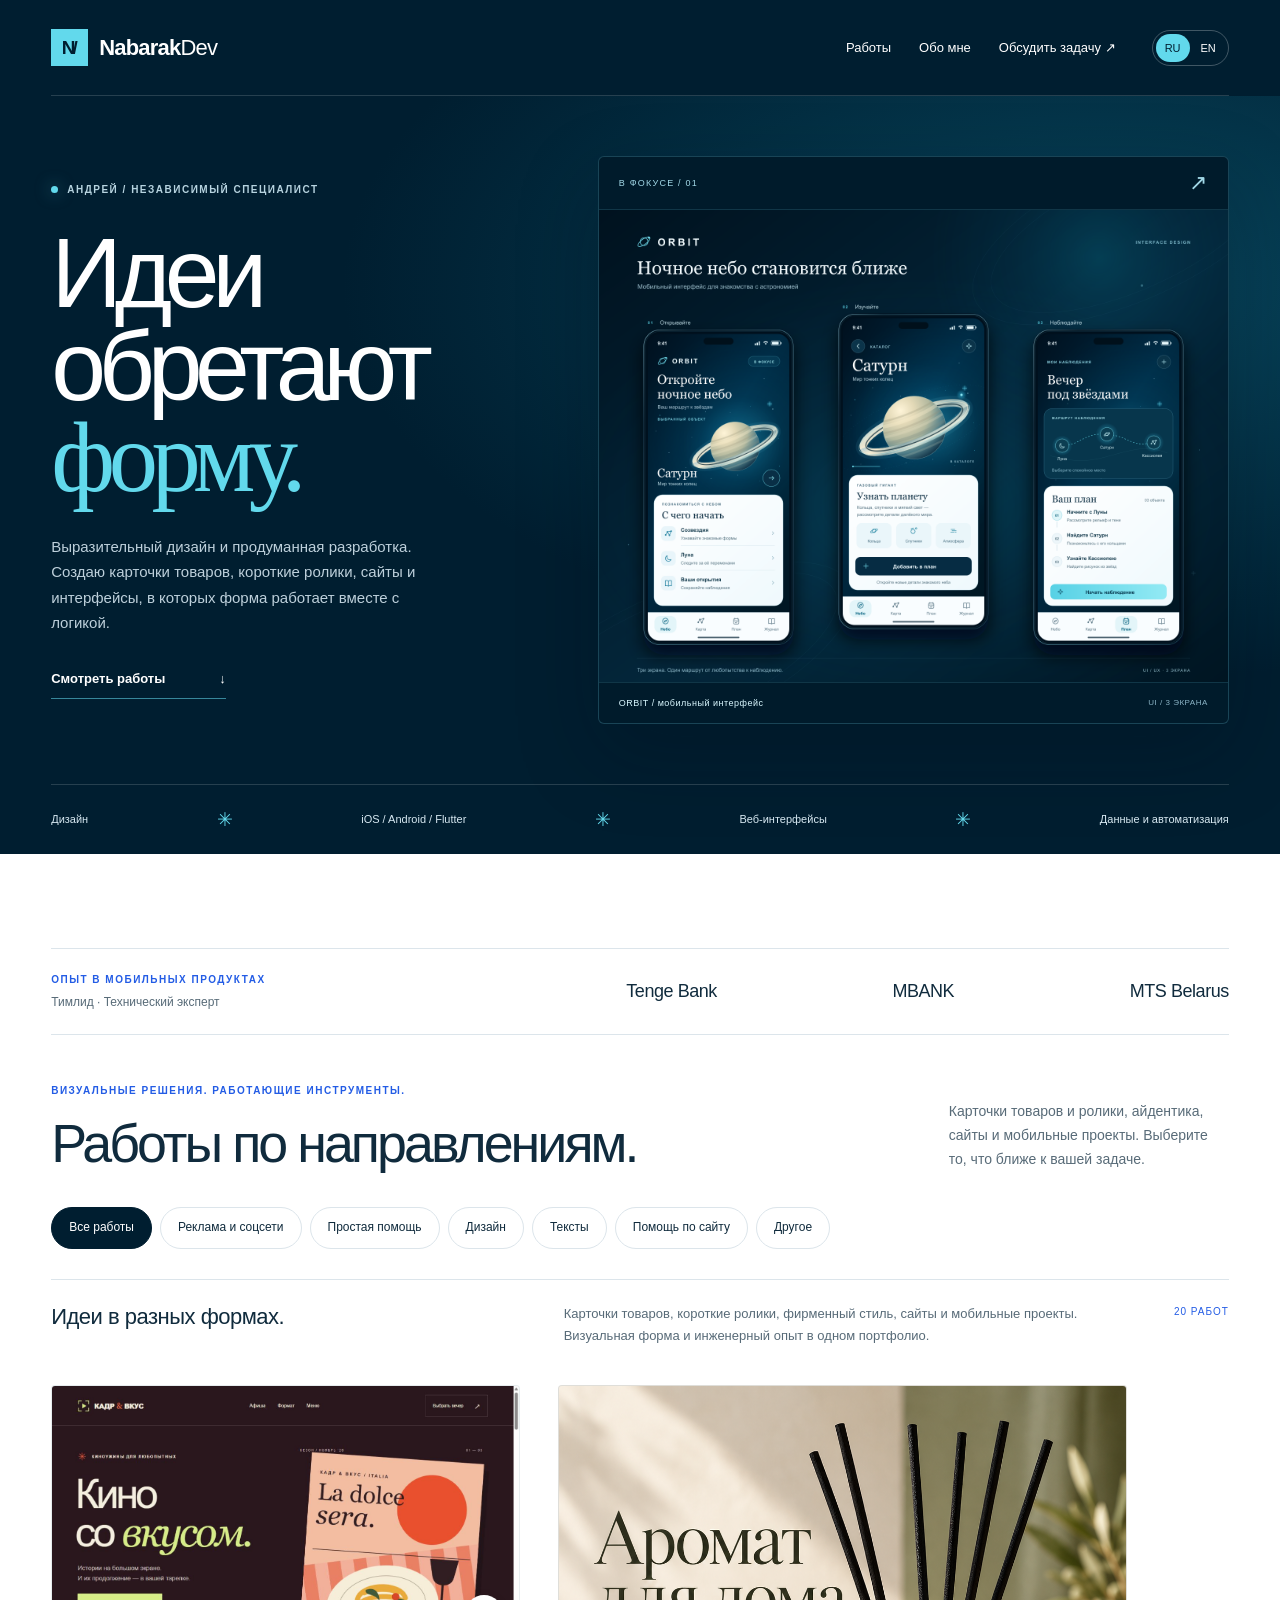
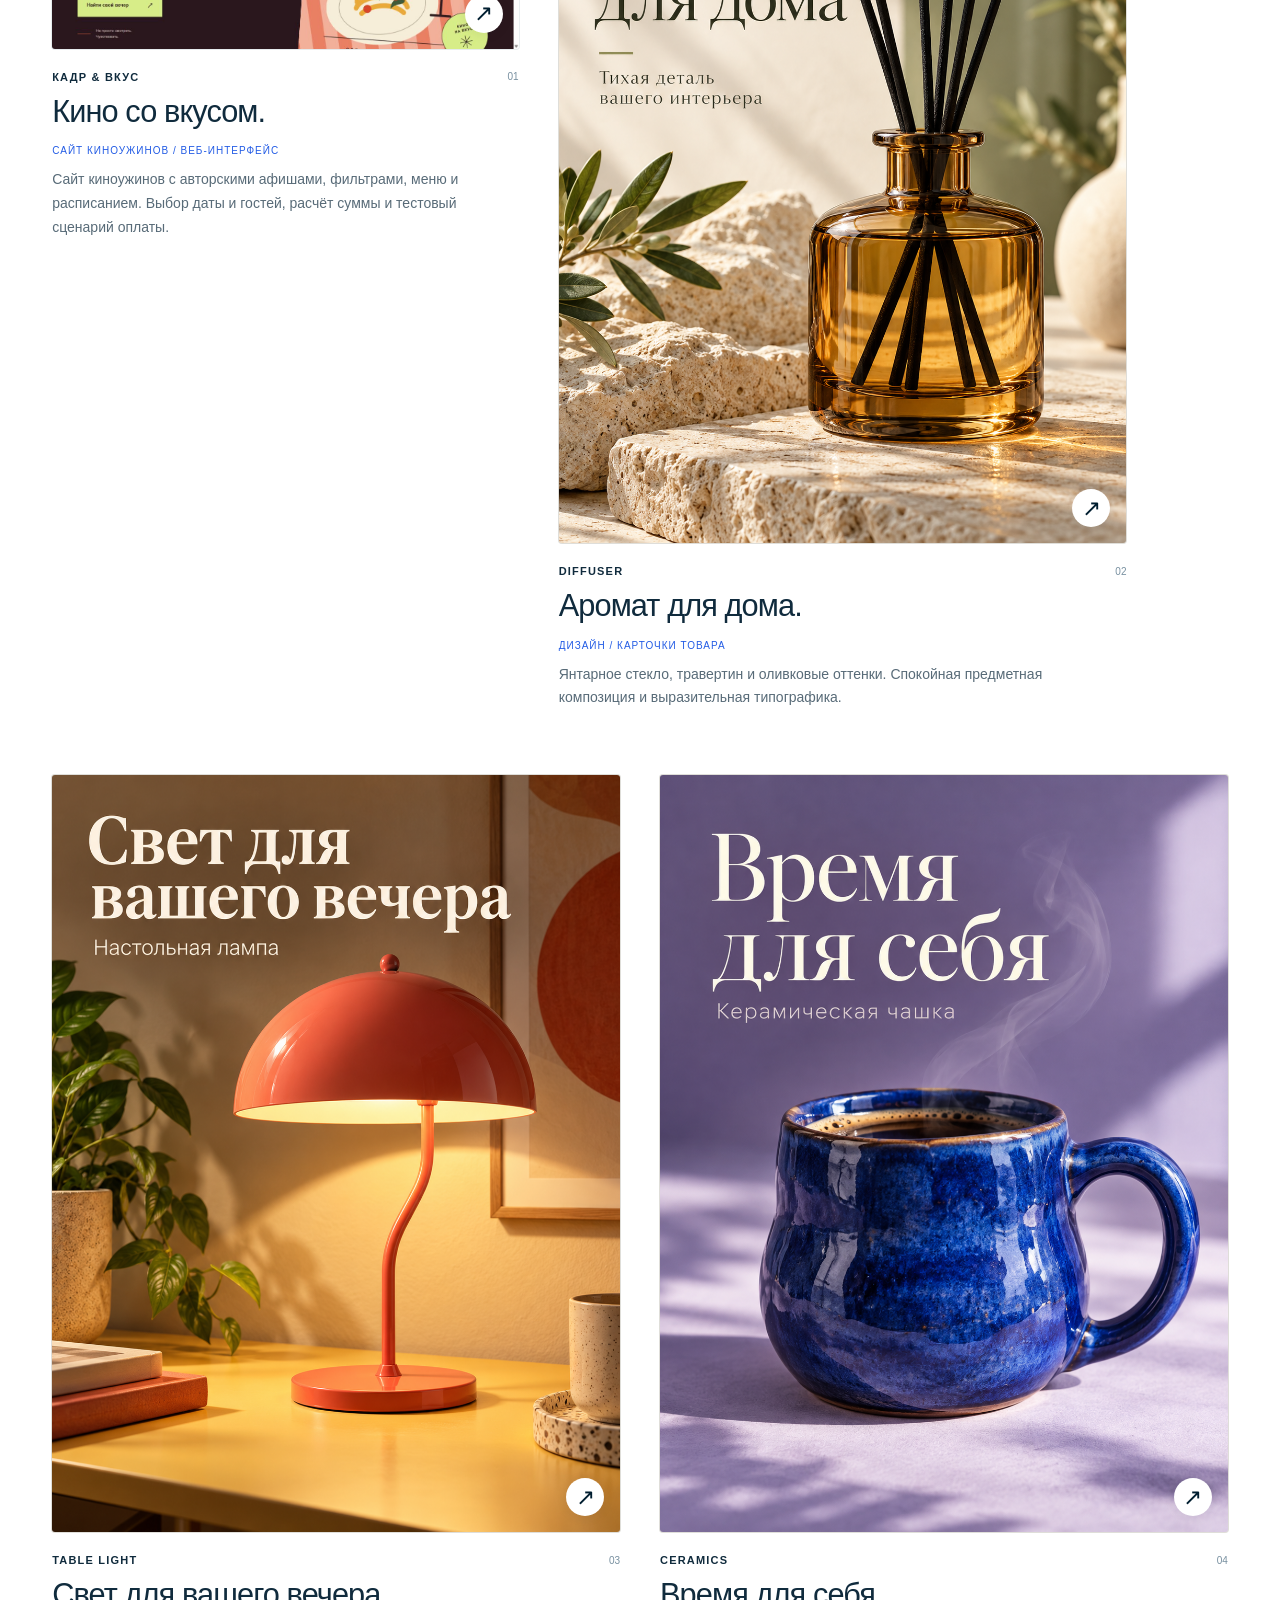
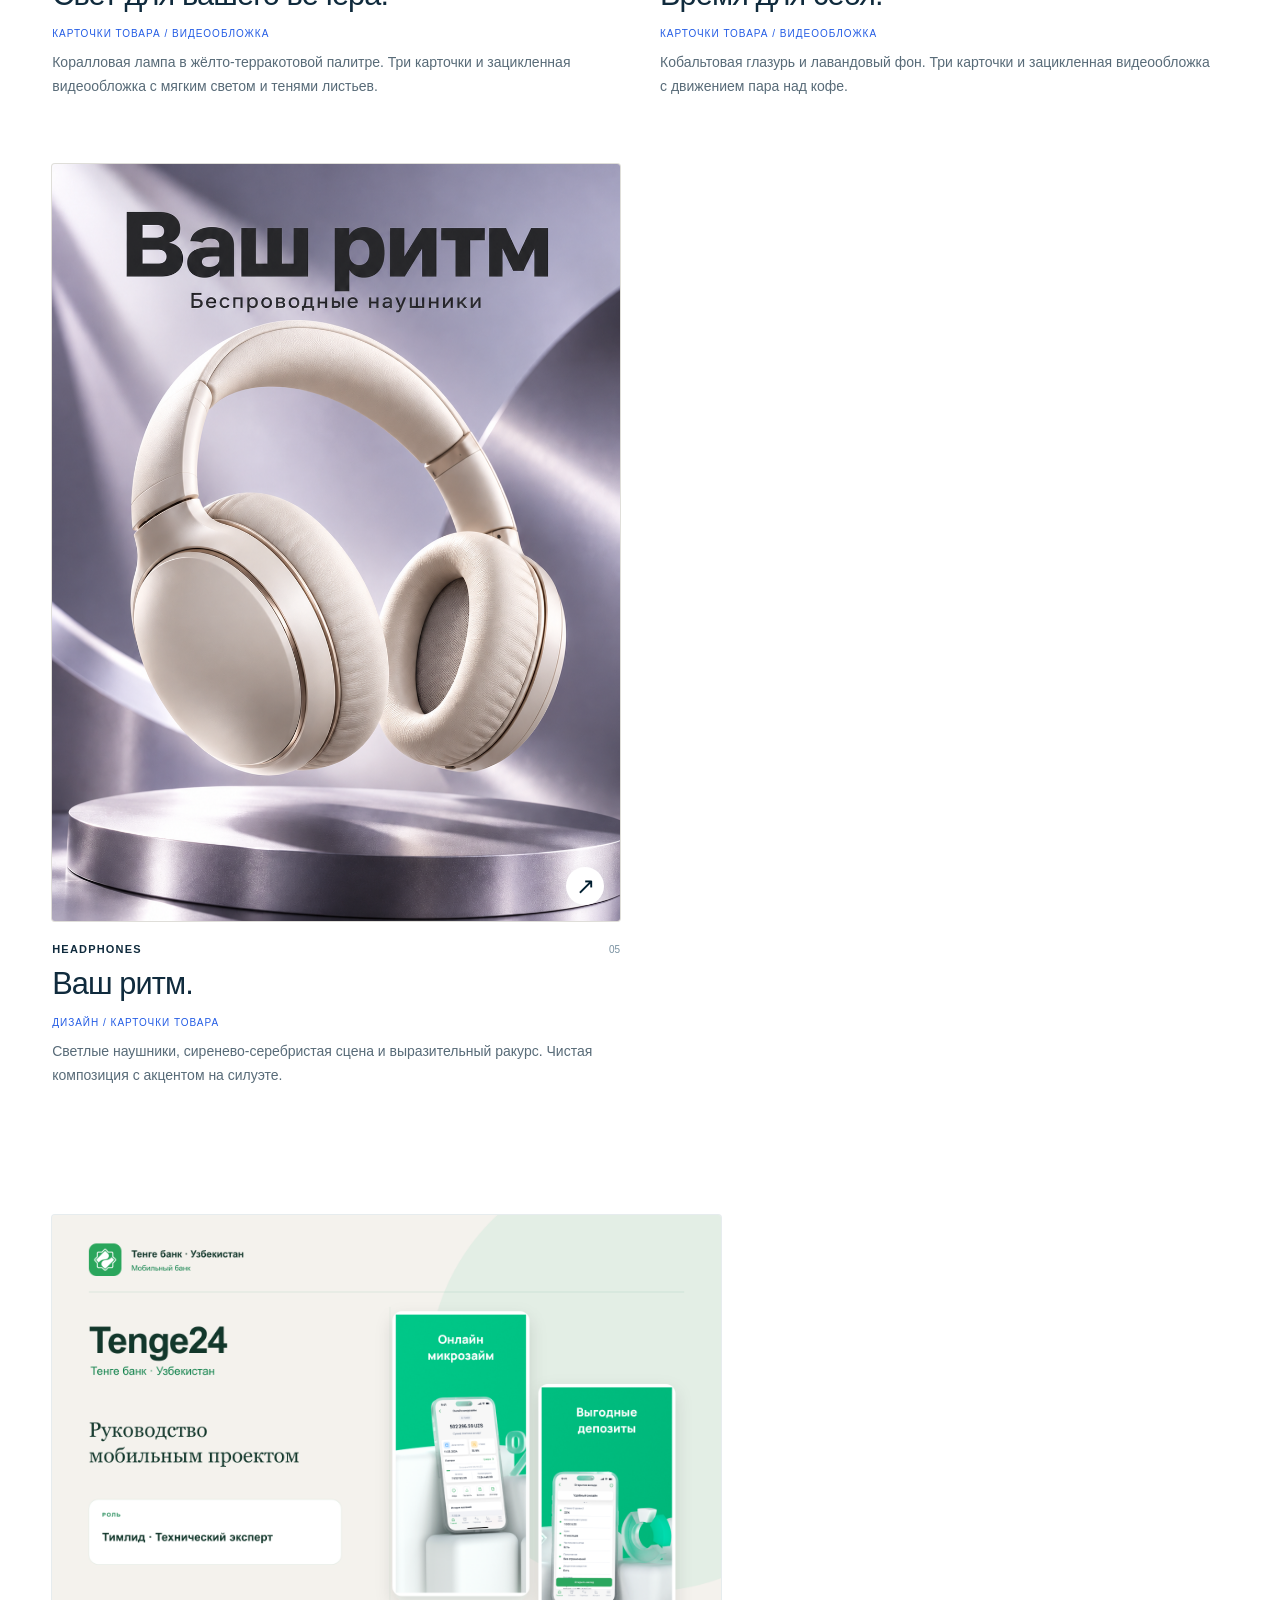
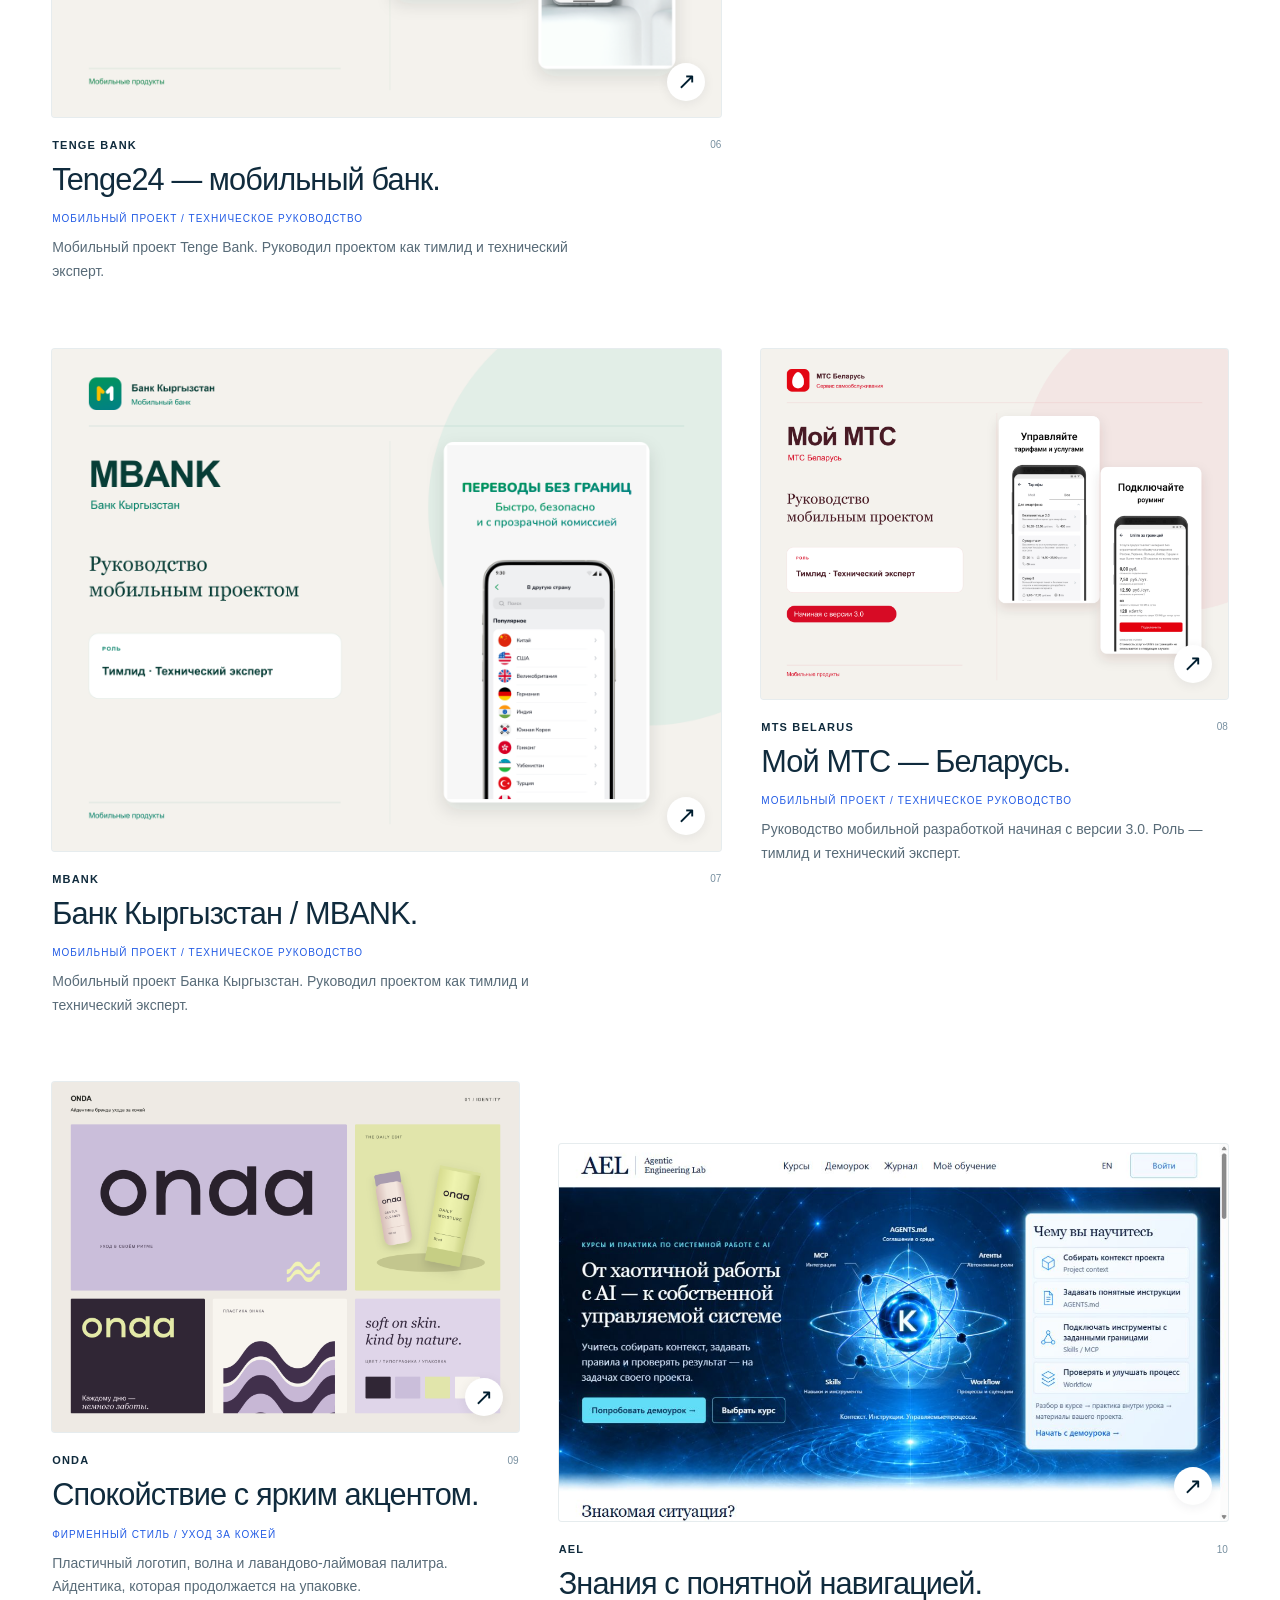
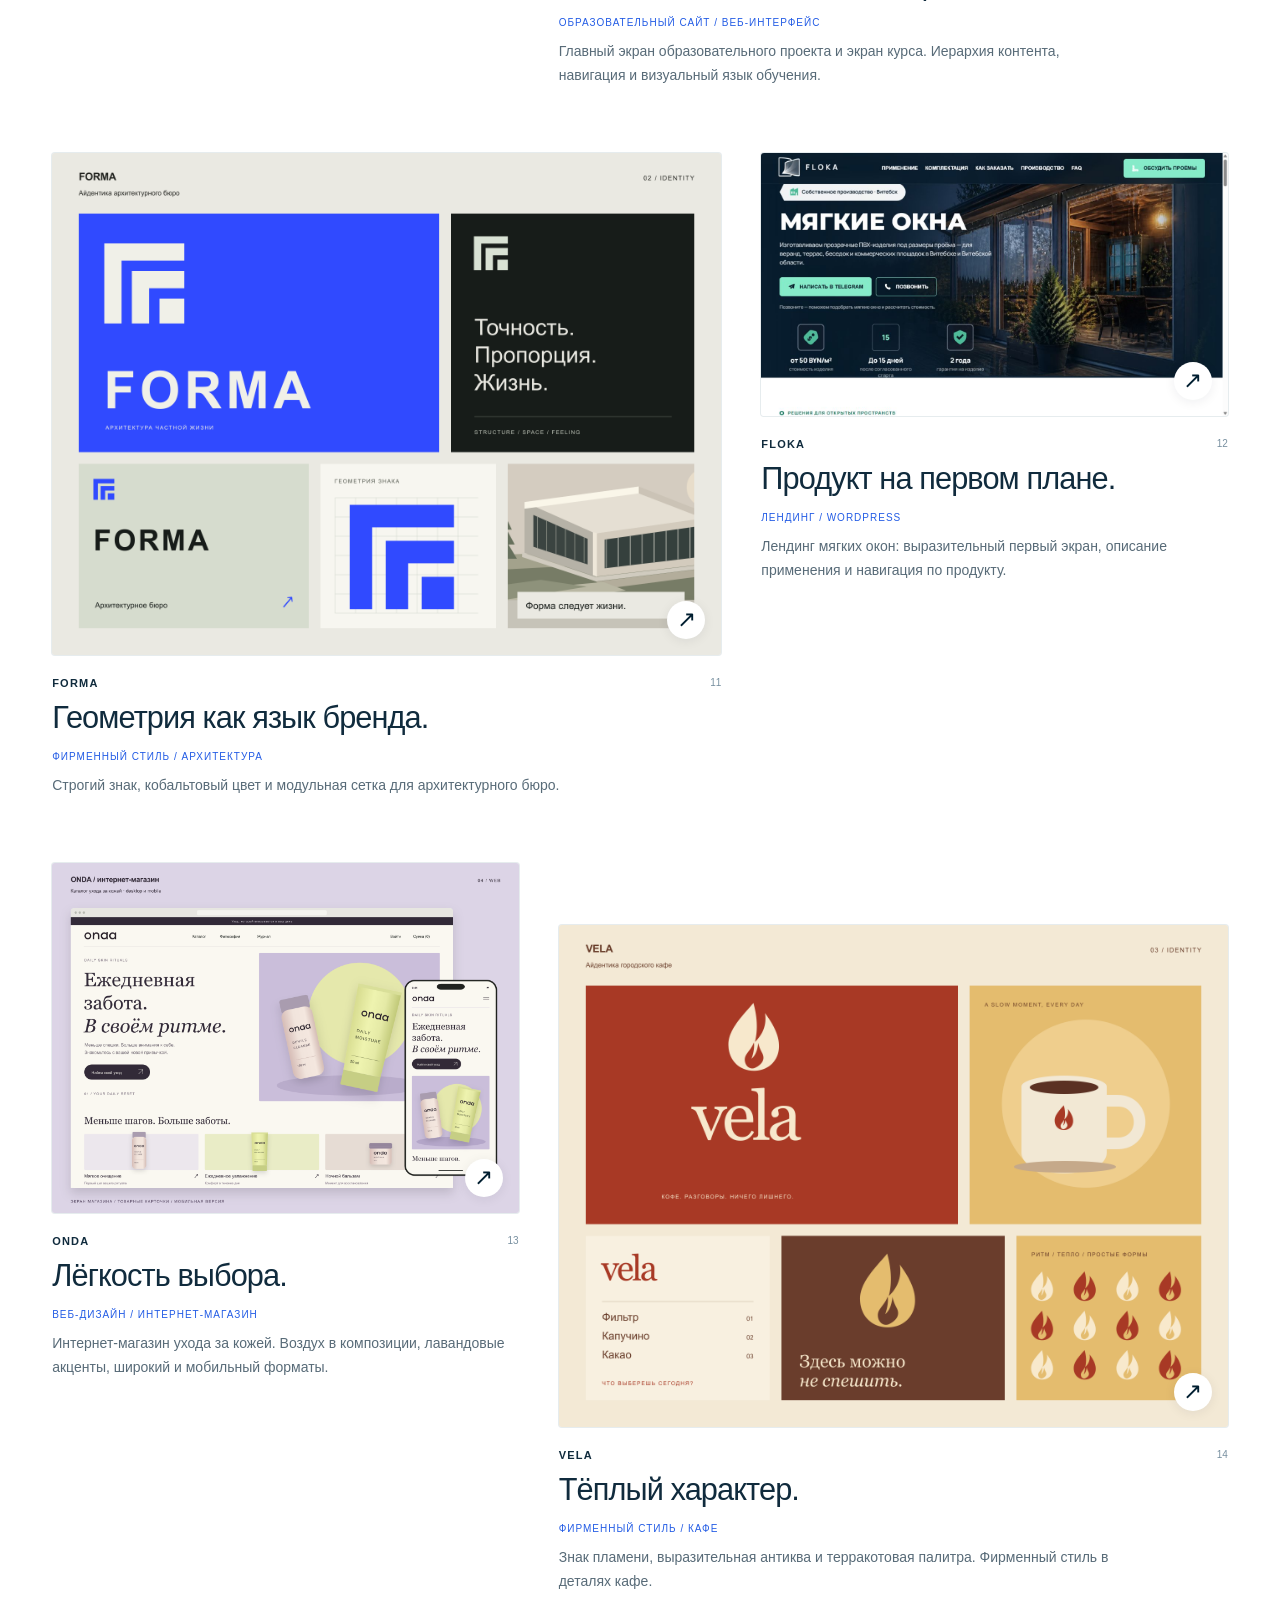
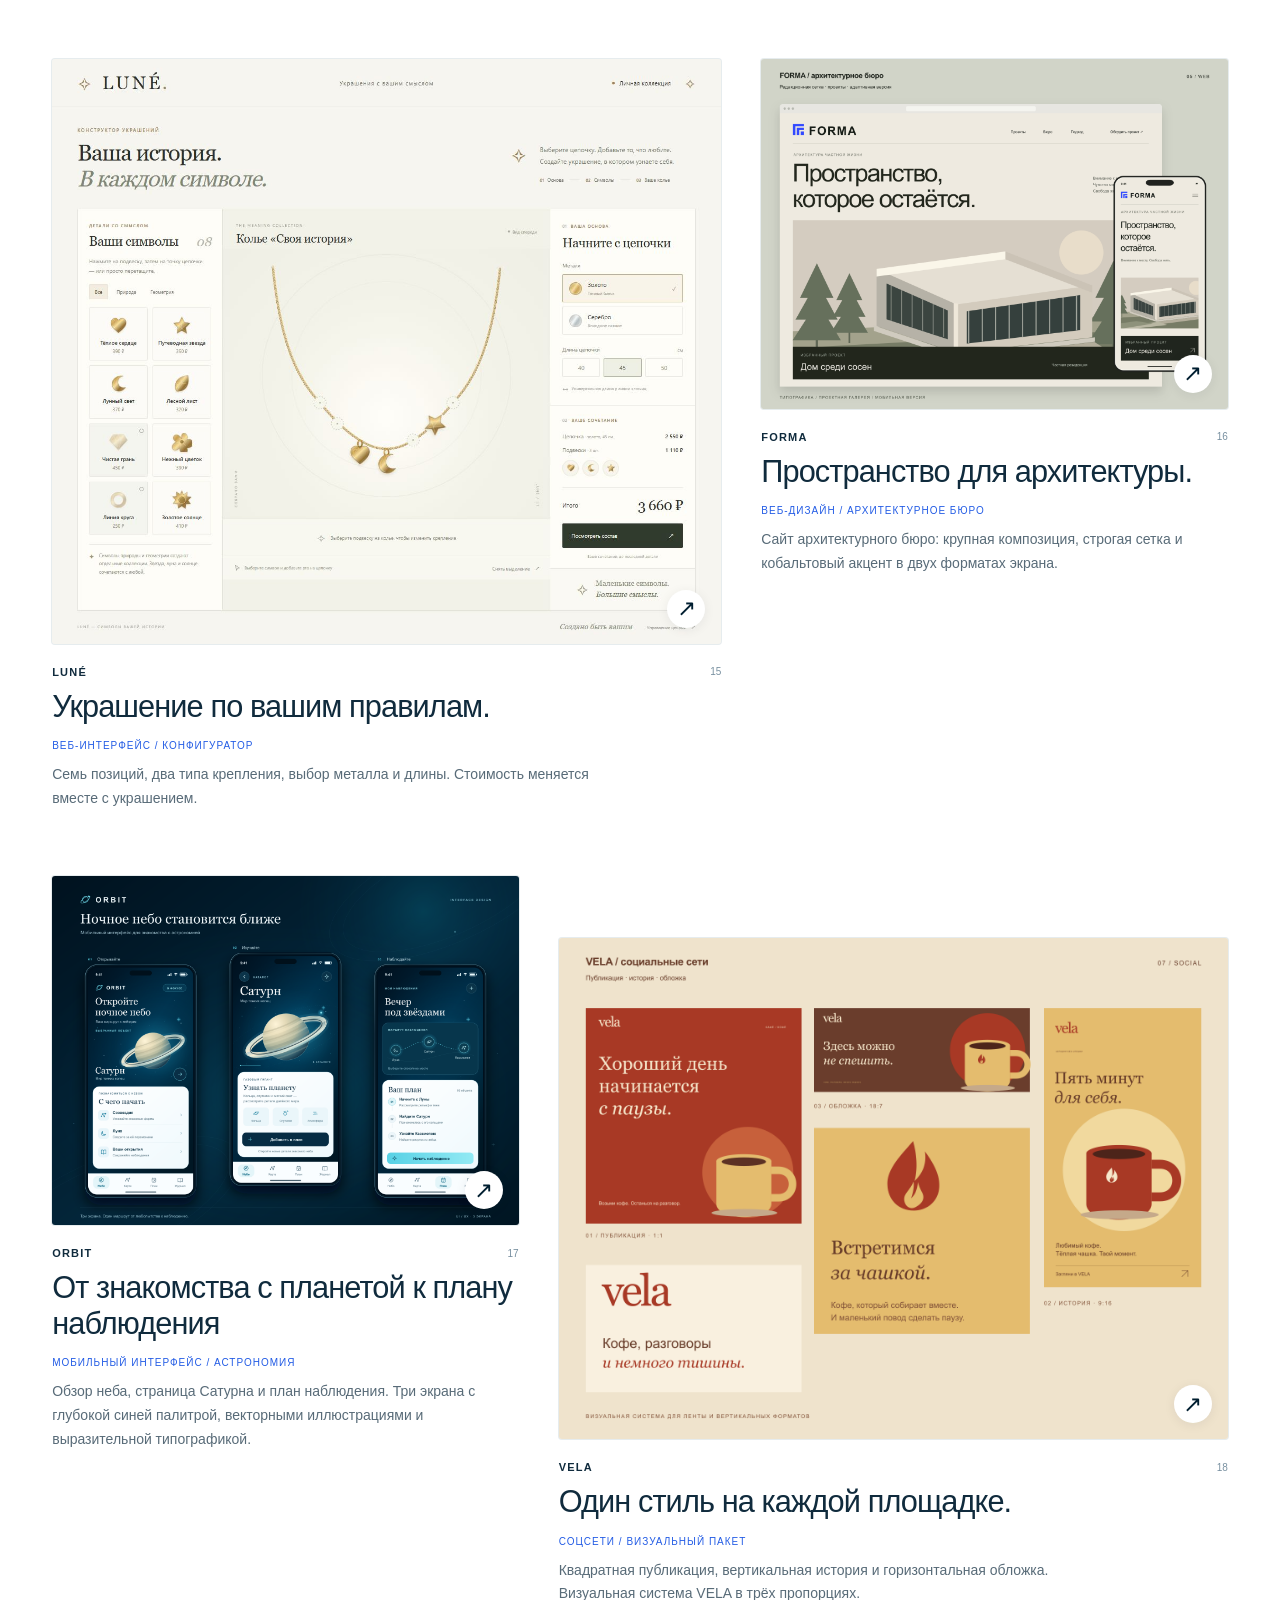
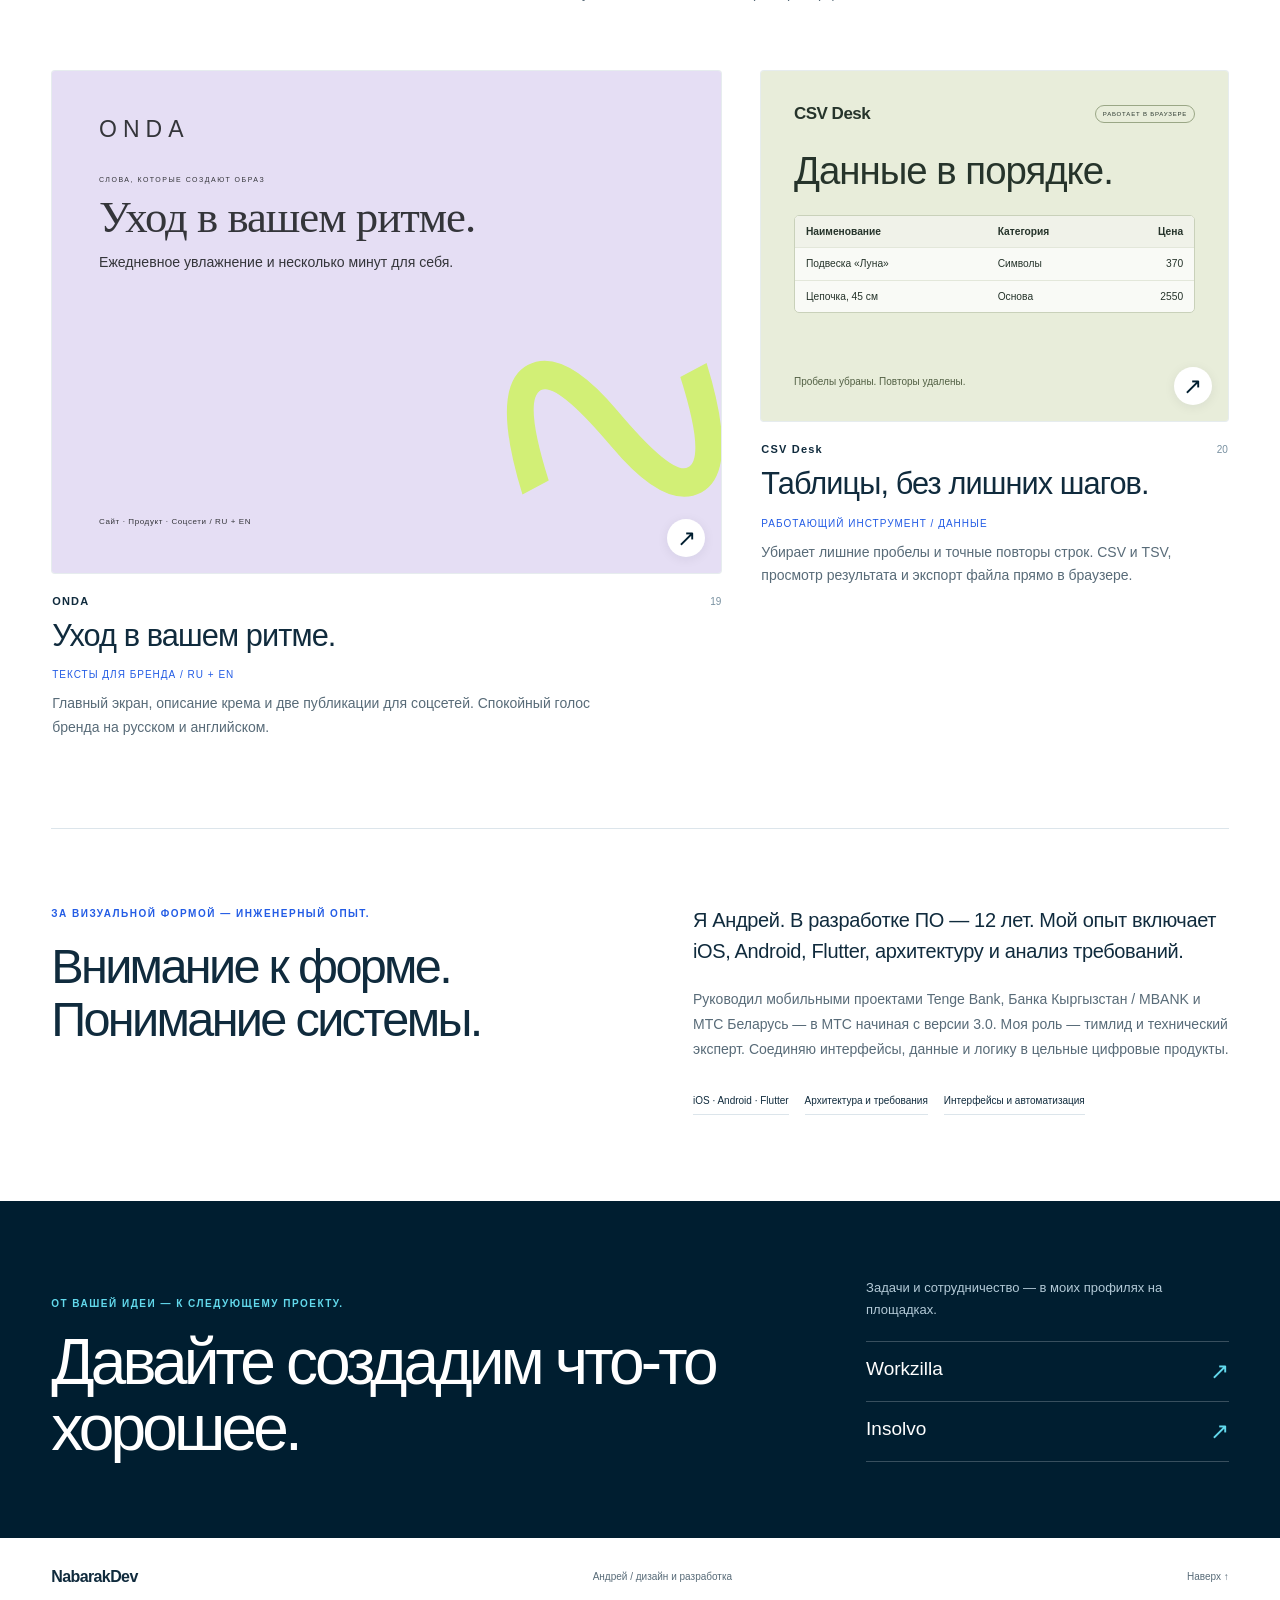
<file: creative.html>
<!doctype html>
<html lang="ru">
<head>
  <meta charset="utf-8">
  <meta name="viewport" content="width=device-width, initial-scale=1">
  <title>NabarakDev — дизайн и разработка</title>
  <meta name="description" content="Андрей, NabarakDev. Дизайн карточек товаров, короткие ролики, айдентика, сайты и мобильная разработка. Тимлид и технический эксперт в проектах Tenge Bank, MBANK и МТС Беларусь.">
  <meta name="theme-color" content="#001e30">
  <link rel="icon" href="assets/favicon.svg" type="image/svg+xml">
  <link rel="stylesheet" href="assets/portfolio-v5.css">
  <script type="module" src="assets/portfolio-v5.mjs"></script>
</head>
<body id="top">
  <a class="skip-link" href="#main" data-copy="skip">К содержимому</a>
  <div class="header-surface">
  <header class="site-header shell">
    <a class="wordmark" href="index.html#portfolio" aria-label="NabarakDev"><span class="brand-mark" aria-hidden="true">N/</span><span>Nabarak<span class="wordmark-light">Dev</span></span></a>
    <nav class="header-nav" aria-label="Главная навигация" data-copy-aria="navigation">
      <a href="#work" data-copy="navWork">Работы</a>
      <a href="#about" data-copy="navAbout">Обо мне</a>
      <a href="#platforms" data-copy="navContact">Обсудить задачу ↗</a>
    </nav>
    <div class="language" role="group" aria-label="Язык сайта" data-copy-aria="language">
      <button type="button" data-lang="ru" aria-pressed="true" aria-label="Русский">RU</button>
      <button type="button" data-lang="en" aria-pressed="false" aria-label="English">EN</button>
    </div>
  </header>
  </div>
  <main id="main" tabindex="-1">
    <section class="hero-stage" aria-labelledby="hero-title">
    <div class="hero shell">
      <div class="hero-copy">
        <p class="eyebrow"><span class="status-dot" aria-hidden="true"></span><span data-copy="heroEyebrow">Андрей / независимый специалист</span></p>
        <h1 id="hero-title"><span data-copy="headline1">Идеи</span><span data-copy="headline2">обретают</span><em data-copy="headline3">форму.</em></h1>
        <p class="hero-intro" data-copy="heroIntro">Выразительный дизайн и продуманная разработка. Создаю карточки товаров, короткие ролики, сайты и интерфейсы, в которых форма работает вместе с логикой.</p>
        <a class="hero-link" href="#work"><span data-copy="explore">Смотреть работы</span><span aria-hidden="true">↓</span></a>
      </div>
      <button class="hero-art" id="featured-project" type="button" aria-label="Смотреть работу" data-copy-aria="view">
        <span class="hero-art-top"><span data-copy="heroSelected">В ФОКУСЕ / 01</span><span aria-hidden="true">↗</span></span>
        <img id="hero-image" src="assets/orbit-interface-ru-v3.png" width="1600" height="1200" alt="ORBIT: три мобильных экрана с Сатурном, обзором неба и планом наблюдения в синей палитре" data-copy-alt="heroAlt" fetchpriority="high">
        <span class="hero-art-bottom"><span data-copy="heroArtLabel">ORBIT / мобильный интерфейс</span><span data-copy="heroMediaType">UI / 3 ЭКРАНА</span></span>
      </button>
      <div class="specialism-strip"><span data-copy="stripDesign">Дизайн</span><i aria-hidden="true">✳</i><span>iOS / Android / Flutter</span><i aria-hidden="true">✳</i><span data-copy="stripWeb">Веб-интерфейсы</span><i aria-hidden="true">✳</i><span data-copy="stripData">Данные и автоматизация</span></div>
    </div>
    </section>
    <section class="work-section shell" id="work" aria-labelledby="work-title">
      <div class="leadership-strip"><div class="leadership-caption"><p class="eyebrow" data-copy="leadershipEyebrow">Опыт в мобильных продуктах</p><p class="leadership-role" data-copy="leadershipRole">Тимлид · Технический эксперт</p></div><ul class="leadership-products"><li>Tenge Bank</li><li>MBANK</li><li>MTS Belarus</li></ul></div>
      <div class="section-heading"><div><p class="eyebrow" data-copy="workEyebrow">Визуальные решения. Работающие инструменты.</p><h2 id="work-title" data-copy="workTitle">Работы по направлениям.</h2></div><p class="section-note" data-copy="workIntro">Карточки товаров и ролики, айдентика, сайты и мобильные проекты. Выберите то, что ближе к вашей задаче.</p></div>
      <div class="filters" id="filters" role="group" aria-label="Категории работ" data-copy-aria="categories"></div>
      <div class="category-intro" id="category-intro"><h3 id="category-title"></h3><p id="category-description"></p><span class="result-count" id="result-count" aria-live="polite" aria-atomic="true"></span></div>
      <div class="project-grid" id="project-grid"></div>
      <noscript><p class="noscript-note">Для фильтров и просмотра работ включите JavaScript. / Enable JavaScript to browse and filter the work.</p></noscript>
    </section>
    <section class="about-section shell" id="about" aria-labelledby="about-title">
      <div class="about-heading"><p class="eyebrow" data-copy="aboutEyebrow">За визуальной формой — инженерный опыт.</p><h2 id="about-title" data-copy="aboutTitle">Внимание к форме. Понимание системы.</h2></div>
      <div class="about-copy"><p class="about-lead" data-copy="aboutIntro">Я Андрей. В разработке ПО — 12 лет. Мой опыт включает iOS, Android, Flutter, архитектуру и анализ требований.</p><p data-copy="aboutBody">Руководил мобильными проектами Tenge Bank, Банка Кыргызстан / MBANK и МТС Беларусь — в МТС начиная с версии 3.0. Моя роль — тимлид и технический эксперт. Соединяю интерфейсы, данные и логику в цельные цифровые продукты.</p><div class="expertise-tags"><span>iOS · Android · Flutter</span><span data-copy="expertiseArchitecture">Архитектура и требования</span><span data-copy="expertiseInterfaces">Интерфейсы и автоматизация</span></div></div>
    </section>
    <section class="contact-section" id="platforms" aria-labelledby="contact-title"><div class="shell contact-inner"><div><p class="eyebrow" data-copy="contactEyebrow">От вашей идеи — к следующему проекту.</p><h2 id="contact-title" data-copy="contactTitle">Давайте создадим что-то хорошее.</h2></div><div class="contact-actions"><p data-copy="contactIntro">Задачи и сотрудничество — в моих профилях на площадках.</p><a href="https://work-zilla.com/portfolio/wspwuu" target="_blank" rel="noopener noreferrer">Workzilla <span aria-hidden="true">↗</span></a><a href="https://insolvo.com/portfolio/sPhbbV" target="_blank" rel="noopener noreferrer">Insolvo <span aria-hidden="true">↗</span></a></div></div></section>
  </main>
  <footer class="site-footer shell"><a class="footer-wordmark" href="#top">NabarakDev</a><span data-copy="footerRole">Андрей / дизайн и разработка</span><a class="back-top" href="#top"><span data-copy="top">Наверх</span> ↑</a></footer>
  <dialog class="project-dialog" id="project-dialog" aria-labelledby="dialog-title">
    <div class="dialog-bar">
      <span class="dialog-brand">NabarakDev / <span data-copy="projectLabel">работа</span></span>
      <div class="dialog-controls">
        <div class="language" role="group" aria-label="Язык сайта" data-copy-aria="language">
          <button type="button" data-lang="ru" aria-pressed="true" aria-label="Русский">RU</button>
          <button type="button" data-lang="en" aria-pressed="false" aria-label="English">EN</button>
        </div>
        <button type="button" class="dialog-close" id="dialog-close" aria-label="Закрыть просмотр" data-copy-aria="close"><span data-copy="close">Закрыть</span><span aria-hidden="true">×</span></button>
      </div>
    </div>
    <div class="dialog-content" id="dialog-content"></div>
  </dialog>
</body>
</html>
</file>
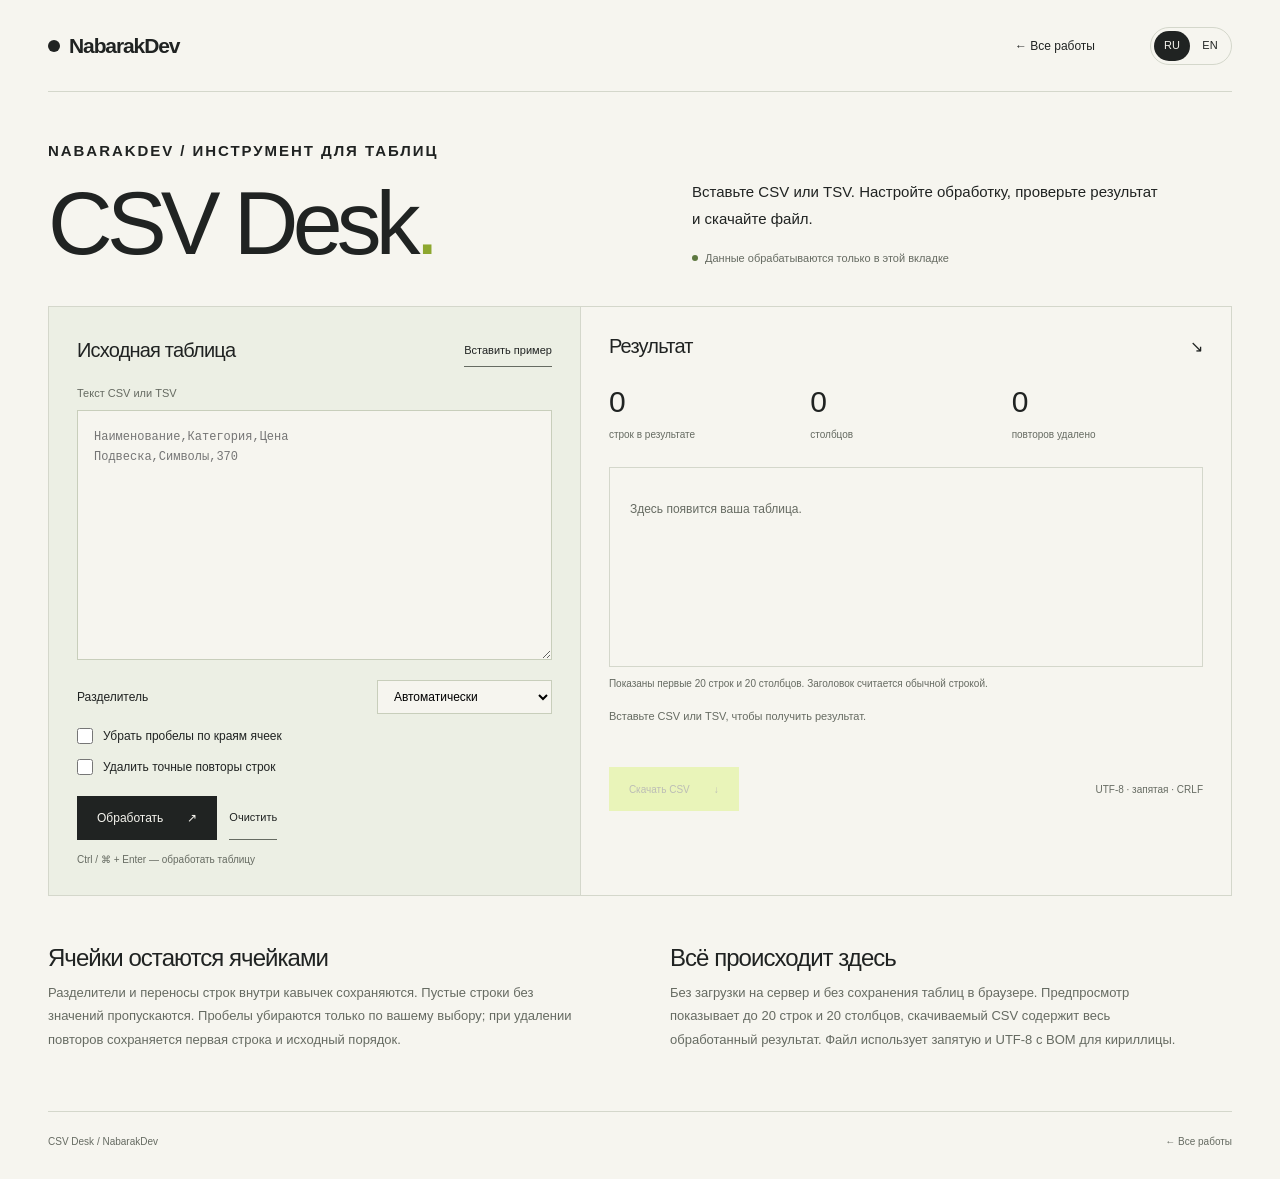
<file: tools/csv-desk.html>
<!doctype html>
<html lang="ru">
<head><meta charset="utf-8"><meta name="viewport" content="width=device-width, initial-scale=1"><title>CSV Desk — NabarakDev</title><meta name="description" content="CSV Desk: просмотр CSV и TSV, очистка пробелов, удаление повторов и экспорт CSV. Обработка в браузере."><meta name="theme-color" content="#f6f5ef"><link rel="icon" href="../assets/favicon.svg" type="image/svg+xml"><link rel="stylesheet" href="../assets/styles.css"><script type="module" src="../assets/csv-ui.mjs"></script></head>
<body><a class="skip-link" href="#tool" data-i18n="skip">К инструменту</a><header class="site-header tool-header shell"><a class="wordmark" href="../index.html?lang=ru#work" data-back><span class="wordmark-dot" aria-hidden="true"></span>NabarakDev</a><div class="header-right"><a class="back-link" href="../index.html?lang=ru#work" data-i18n="back" data-back>← Все работы</a><div class="language" role="group" aria-label="Язык инструмента" data-i18n-aria="languageLabel"><button type="button" data-lang="ru" aria-pressed="true" aria-label="Русский">RU</button><button type="button" data-lang="en" aria-pressed="false" aria-label="English">EN</button></div></div></header>
<main id="tool" class="shell" tabindex="-1"><section class="tool-intro" aria-labelledby="tool-title"><div><p class="eyebrow" data-i18n="eyebrow">NabarakDev / инструмент для таблиц</p><h1 id="tool-title">CSV Desk<span style="color:#8da72f">.</span></h1></div><div><p data-i18n="description">Вставьте CSV или TSV. Настройте обработку, проверьте результат и скачайте файл.</p><span class="privacy-note" data-i18n="privacy">Данные обрабатываются только в этой вкладке</span></div></section>
<div class="tool-workspace"><section class="input-panel" aria-labelledby="input-title"><div class="panel-heading"><h2 id="input-title" data-i18n="inputTitle">Исходная таблица</h2><button type="button" class="plain-button" id="sample" data-i18n="sample">Вставить пример</button></div><label for="csv-input" class="input-label" data-i18n="inputLabel">Текст CSV или TSV</label><textarea class="csv-input" id="csv-input" spellcheck="false" autocomplete="off" autocapitalize="off" placeholder="Наименование,Категория,Цена&#10;Подвеска,Символы,370"></textarea><div class="tool-options"><label class="delimiter-field" for="delimiter"><span data-i18n="delimiter">Разделитель</span><select id="delimiter"><option value="auto" data-i18n="auto">Автоматически</option><option value="," data-i18n="comma">Запятая ,</option><option value=";" data-i18n="semicolon">Точка с запятой ;</option><option value="&#9;" data-i18n="tab">Табуляция ⇥</option></select></label><label class="checkbox-field"><input type="checkbox" id="trim"><span data-i18n="trim">Убрать пробелы по краям ячеек</span></label><label class="checkbox-field"><input type="checkbox" id="dedupe"><span data-i18n="dedupe">Удалить точные повторы строк</span></label></div><div class="tool-actions"><button type="button" class="button" id="process"><span data-i18n="process">Обработать</span><span aria-hidden="true">↗</span></button><button type="button" class="plain-button" id="clear" data-i18n="clear">Очистить</button></div><p class="tool-keyboard" data-i18n="shortcut">Ctrl / ⌘ + Enter — обработать таблицу</p></section>
<section class="output-panel" aria-labelledby="output-title"><div class="panel-heading"><h2 id="output-title" data-i18n="outputTitle">Результат</h2><span aria-hidden="true">↘</span></div><div class="result-stats"><div><span class="stat-value" id="row-count">0</span><span class="stat-label" data-i18n="rows">строк в результате</span></div><div><span class="stat-value" id="column-count">0</span><span class="stat-label" data-i18n="columns">столбцов</span></div><div><span class="stat-value" id="duplicate-count">0</span><span class="stat-label" data-i18n="duplicates">повторов удалено</span></div></div><div class="preview-wrap" id="preview" tabindex="0" role="region" aria-label="Таблица результата, прокрутка по горизонтали" data-i18n-aria="previewAria"><p class="preview-empty" data-i18n="empty">Здесь появится ваша таблица.</p></div><p class="preview-note" data-i18n="previewNote">Показаны первые 20 строк и 20 столбцов. Заголовок считается обычной строкой.</p><p id="result-status" class="result-status" role="status" aria-live="polite"></p><div class="output-actions"><button type="button" class="button button-lime" id="download" disabled><span data-i18n="download">Скачать CSV</span><span aria-hidden="true">↓</span></button><span data-i18n="downloadNote">UTF-8 · запятая · CRLF</span></div></section></div>
<section class="tool-notes"><div><h2 data-i18n="notesTitle">Ячейки остаются ячейками</h2><p data-i18n="notesText">Разделители и переносы строк внутри кавычек сохраняются. Пустые строки без значений пропускаются. Пробелы убираются только по вашему выбору; при удалении повторов сохраняется первая строка и исходный порядок.</p></div><div><h2 data-i18n="localTitle">Всё происходит здесь</h2><p data-i18n="localText">Без загрузки на сервер и без сохранения таблиц в браузере. Предпросмотр показывает до 20 строк и 20 столбцов, скачиваемый CSV содержит весь обработанный результат. Файл использует запятую и UTF-8 с BOM для кириллицы.</p></div></section></main><footer class="tool-footer shell"><span data-i18n="footer">CSV Desk / NabarakDev</span><a href="../index.html?lang=ru#work" data-back data-i18n="back">← Все работы</a></footer></body></html>
</file>
<file: assets/engineering.css>
@import url("https://fonts.googleapis.com/css2?family=DM+Sans:wght@400;450;500;550;600;650;700&family=Manrope:wght@400;500;600;650;700;750;800&display=swap");
:root {
  --paper: #111720;
  --ink: #edf3fc;
  --muted: #a5b3c7;
  --line: #344052;
  --accent: #86c4ff;
  --accent-soft: #b5dcff;
  --dark: #0a1019;
  --mono: ui-monospace, SFMono-Regular, Consolas, monospace;
}
* {
  box-sizing: border-box;
}
html {
  scroll-behavior: smooth;
  scroll-padding-top: 30px;
}
body {
  margin: 0;
  color: var(--ink);
  background: var(--paper);
  font-family: "DM Sans", Arial, sans-serif;
  -webkit-font-smoothing: antialiased;
}
a {
  color: inherit;
  text-decoration: none;
}
button {
  font: inherit;
  cursor: pointer;
}
button,
a {
  -webkit-tap-highlight-color: transparent;
}
a:focus-visible,
button:focus-visible {
  outline: 3px solid #8bc9ff;
  outline-offset: 5px;
}
img {
  display: block;
  max-width: 100%;
  height: auto;
}
h1,
h2,
h3,
p {
  margin: 0;
}
h1,
h2 {
  font-family: Manrope, "DM Sans", Arial, sans-serif;
  font-weight: 600;
  letter-spacing: -0.055em;
  line-height: 1.07;
}
h1 {
  font-size: clamp(3.1rem, 5.8vw, 5.8rem);
}
h2 {
  font-size: clamp(2.15rem, 3.5vw, 3.45rem);
}
h3 {
  font-size: 1.15rem;
  font-weight: 600;
  letter-spacing: -0.025em;
}
p {
  line-height: 1.65;
}
p + p {
  margin-top: 18px;
}
.wrap {
  width: min(1216px, calc(100% - 96px));
  margin-inline: auto;
}
.eyebrow,
.mono {
  font-family: var(--mono);
  font-size: 10px;
  line-height: 1.6;
  font-weight: 500;
  letter-spacing: 0.09em;
}
.eyebrow {
  margin-bottom: 28px;
  color: var(--accent);
}
.skip-link {
  position: fixed;
  left: 12px;
  top: -80px;
  background: var(--ink);
  color: white;
  padding: 12px;
  z-index: 50;
}
.skip-link:focus {
  top: 10px;
}
.site-header {
  display: flex;
  align-items: center;
  justify-content: space-between;
  gap: 25px;
  min-height: 108px;
  border-bottom: 1px solid var(--line);
}
.brand {
  display: flex;
  align-items: center;
  gap: 16px;
}
.brand-symbol {
  font-size: 38px;
  font-weight: 700;
  letter-spacing: -0.12em;
}
.brand-symbol span {
  color: #86c4ff;
}
.brand-name {
  font-size: 10px;
  letter-spacing: 0.08em;
  font-weight: 650;
}
.brand-name small {
  display: block;
  font-family: var(--mono);
  font-weight: 400;
  font-size: 8px;
  letter-spacing: 0.06em;
  margin-top: 5px;
  color: var(--muted);
}
nav {
  display: flex;
  gap: 30px;
  font-size: 12px;
}
nav a:hover,
.text-link:hover,
.quiet-link:hover {
  color: #b9ddff;
}
.lang {
  display: flex;
  border: 1px solid var(--line);
  padding: 3px;
  gap: 3px;
}
.lang button {
  border: 0;
  background: none;
  padding: 7px 9px;
  font-size: 10px;
  color: var(--muted);
}
.lang button[aria-pressed="true"] {
  background: var(--ink);
  color: var(--paper);
}
.hero {
  display: grid;
  grid-template-columns: 1.16fr 1fr;
  gap: 9%;
  padding-top: 79px;
  padding-bottom: 72px;
  align-items: center;
}
.hero-copy h1 span,
.hero-copy h1 em {
  display: block;
}
.hero-copy h1 em {
  font-style: normal;
  color: var(--accent);
}
.intro {
  font-size: 15px;
  color: var(--muted);
  max-width: 450px;
  margin-top: 28px;
  line-height: 1.8;
}
.hero-actions {
  display: flex;
  align-items: center;
  flex-wrap: wrap;
  gap: 24px;
  margin-top: 31px;
}
.button {
  display: inline-flex;
  align-items: center;
  justify-content: space-between;
  gap: 35px;
  background: var(--ink);
  color: white;
  padding: 16px 21px;
  font-size: 12px;
  line-height: 1.4;
  border: 1px solid var(--ink);
  transition: background 0.2s;
}
.button:hover {
  background: var(--accent);
}
.text-link {
  font-size: 12px;
  font-weight: 550;
  line-height: 1.7;
  text-decoration: underline;
  text-underline-offset: 5px;
}
.availability {
  display: flex;
  align-items: center;
  gap: 8px;
  font-family: var(--mono);
  font-size: 9px;
  color: var(--muted);
  margin-top: 25px;
}
.availability i,
.live-dot {
  width: 6px;
  height: 6px;
  border-radius: 50%;
  background: #8bc9ff;
  display: inline-block;
  flex-shrink: 0;
}
.architecture {
  border: 1px solid #34445d;
  background: #1b2636;
  padding: 23px 24px 16px;
  box-shadow: 10px 12px 0 #0b1019;
}
.diagram-top {
  display: flex;
  align-items: center;
  justify-content: space-between;
  margin-bottom: 25px;
}
.diagram-top .mono {
  font-size: 9px;
}
.flow-node {
  display: flex;
  align-items: center;
  gap: 13px;
  padding: 18px 15px;
  background: var(--paper);
  border: 1px solid #34445d;
}
.node-icon {
  width: 31px;
  height: 31px;
  border: 1px solid #435974;
  display: grid;
  place-items: center;
  font-size: 19px;
  flex-shrink: 0;
}
.flow-node strong {
  display: block;
  font-size: 12px;
  font-weight: 550;
}
.flow-node small {
  display: block;
  font-size: 8px;
  margin-top: 6px;
  color: var(--muted);
  line-height: 1.5;
}
.node-code {
  margin-left: auto;
  font: 9px var(--mono);
  color: #9dafc7;
}
.connector {
  width: 1px;
  height: 17px;
  background: #546c8b;
  margin: auto;
  position: relative;
}
.connector:after {
  content: "";
  position: absolute;
  bottom: 0;
  left: -2px;
  width: 5px;
  height: 5px;
  border-bottom: 1px solid #7ca4d2;
  border-right: 1px solid #7ca4d2;
  transform: rotate(45deg);
}
.approval {
  display: flex;
  align-items: center;
  justify-content: space-between;
  background: #21364f;
  border: 1px dashed #688cb4;
  padding: 11px 16px;
  font-size: 10px;
}
.approval > span:first-child {
  font-size: 20px;
  line-height: 0.7;
}
.flow-node.output {
  background: var(--ink);
  color: var(--paper);
  border-color: var(--ink);
}
.output .node-icon {
  color: var(--accent-soft);
  border-color: #668eb6;
}
.output small {
  color: #b2c3e4;
}
.output .node-code {
  color: #b6d0ec;
}
.diagram-bottom {
  display: flex;
  justify-content: space-between;
  gap: 12px;
  font: 7px var(--mono);
  color: #a4b8d2;
  line-height: 1.7;
  margin-top: 18px;
}
.metrics {
  border-block: 1px solid var(--line);
  display: grid;
  grid-template-columns: 1fr 1fr 1fr 1.1fr;
  padding-block: 26px;
  gap: 20px;
  align-items: center;
}
.metrics > div {
  display: flex;
  align-items: center;
  gap: 14px;
}
.metrics strong {
  font:
    500 34px Manrope,
    Arial,
    sans-serif;
  white-space: nowrap;
  letter-spacing: -0.06em;
}
.metrics strong > span:not([data-i18n]) {
  font-size: 24px;
  margin-left: 7px;
  color: #9fb7d4;
}
.metrics > div > span {
  font-size: 10px;
  color: var(--muted);
  line-height: 1.5;
  max-width: 105px;
}
.metric-note {
  color: #a4b9d3;
  font-size: 8px;
  text-align: right;
}
.feature,
.work {
  padding-block: 95px;
  border-bottom: 1px solid var(--line);
}
.section-heading {
  display: grid;
  grid-template-columns: 1fr 2fr;
  gap: 30px;
  margin-bottom: 45px;
}
.section-heading > .eyebrow {
  margin-top: 8px;
}
.section-intro {
  font-size: 14px;
  max-width: 550px;
  color: var(--muted);
  margin-top: 23px;
}
.feature-columns {
  display: grid;
  grid-template-columns: 1fr 2fr;
  gap: 42px;
}
.feature-copy > p {
  font-size: 13px;
  color: var(--muted);
}
.tags {
  display: flex;
  gap: 7px;
  flex-wrap: wrap;
  margin: 24px 0 29px;
}
.tags span {
  padding: 7px 9px;
  border: 1px solid var(--line);
  font: 8px var(--mono);
}
.quiet-link {
  font-size: 11px;
  color: var(--muted);
}
.feature-copy > a {
  display: block;
  margin-top: 21px;
}
.workflow-demo {
  background: var(--dark);
  color: #edf5ff;
  padding: 25px;
  min-width: 0;
}
.demo-top {
  display: flex;
  align-items: center;
  justify-content: space-between;
  gap: 10px;
  color: #b4c8e5;
}
.demo-top .mono {
  font-size: 8px;
}
.demo-indicator {
  font: 8px var(--mono);
  color: var(--accent-soft);
}
.step-controls {
  display: grid;
  grid-template-columns: repeat(6, 1fr);
  margin-top: 28px;
  border-bottom: 1px solid #3a4c66;
  gap: 5px;
}
.step-controls button {
  position: relative;
  color: #acc2e1;
  border: 0;
  background: none;
  padding: 0 1px 17px;
  text-align: left;
  font-size: 9px;
}
.step-controls button span {
  display: block;
  font: 8px var(--mono);
  margin-bottom: 10px;
}
.step-controls button b {
  font-weight: 400;
  line-height: 1.6;
}
.step-controls button[aria-pressed="true"] {
  color: var(--accent-soft);
}
.step-controls button[aria-pressed="true"]:after {
  content: "";
  position: absolute;
  bottom: -1px;
  left: 0;
  right: 0;
  height: 2px;
  background: var(--accent-soft);
}
.step-detail {
  min-height: 200px;
  padding-top: 26px;
}
.step-detail h3 {
  font-size: 17px;
  font-weight: 450;
}
.step-detail p {
  color: #b6c9e6;
  font-size: 12px;
  line-height: 1.8;
  max-width: 530px;
  margin-top: 13px;
  min-height: 65px;
}
.terminal-line {
  display: flex;
  gap: 11px;
  font: 9px var(--mono);
  padding: 15px 0 8px;
  color: #b9d1f1;
}
.terminal-line > span {
  color: var(--accent-soft);
}
.terminal-line code {
  overflow-wrap: anywhere;
}
.demo-note {
  border-top: 1px solid #3a4c66;
  padding-top: 15px;
  font-size: 9px;
  color: #a9c3e8;
  margin-top: 8px;
  line-height: 1.7;
}
.workflow-demo > .text-link {
  display: inline-block;
  margin-top: 15px;
  font-size: 10px;
}
.light {
  color: #c9e3ff;
}
.product-grid {
  display: grid;
  grid-template-columns: repeat(3, 1fr);
  gap: 25px;
}
.product-image {
  position: relative;
  background: #1d2735;
  overflow: hidden;
}
.product-image img {
  aspect-ratio: 4/3;
  object-fit: cover;
  transition: transform 0.3s;
}
.product-image:hover img {
  transform: scale(1.025);
}
.product-number,
.image-arrow {
  position: absolute;
  top: 12px;
  background: var(--paper);
  padding: 7px;
  font: 9px var(--mono);
}
.product-number {
  left: 12px;
}
.image-arrow {
  right: 12px;
  font-size: 14px;
}
.product-meta {
  display: flex;
  gap: 8px;
  justify-content: space-between;
  align-items: center;
  margin-top: 22px;
}
.product-meta h3 {
  font-size: 17px;
}
.product-meta .mono {
  font-size: 8px;
  color: var(--muted);
}
.product p {
  font-size: 11px;
  color: var(--muted);
  margin-top: 8px;
}
.product p.product-role {
  font-size: 9px;
  color: #a2bedf;
  margin-top: 13px;
}
.career {
  display: grid;
  grid-template-columns: 1fr 1fr;
  gap: 12%;
  padding-block: 95px;
  border-bottom: 1px solid var(--line);
}
.capabilities {
  padding-top: 20px;
}
.capabilities article {
  display: flex;
  gap: 20px;
  border-top: 1px solid var(--line);
  padding: 23px 0;
}
.capabilities article:last-child {
  border-bottom: 1px solid var(--line);
}
.capabilities article > .mono {
  color: #9fb9d8;
}
.capabilities article > span:last-child {
  margin-left: auto;
}
.capabilities h3 {
  font-size: 16px;
}
.capabilities p {
  font-size: 12px;
  color: var(--muted);
  margin-top: 10px;
  max-width: 300px;
}
.contact {
  padding-block: 90px;
  display: grid;
  grid-template-columns: 1.45fr 1fr;
  gap: 11%;
  align-items: center;
}
.contact-copy {
  font-size: 13px;
  color: var(--muted);
  max-width: 500px;
  margin-top: 24px;
}
.contact-links > a {
  display: flex;
  justify-content: space-between;
  border-bottom: 1px solid var(--line);
  padding: 19px 0;
  font-size: 20px;
}
.contact-links > a:hover {
  color: var(--accent);
}
.contact-links > a.secondary-link {
  font-size: 11px;
  color: var(--muted);
  padding-top: 25px;
  border: 0;
}
footer {
  display: flex;
  justify-content: space-between;
  align-items: center;
  border-top: 1px solid var(--line);
  padding-block: 24px;
  color: var(--muted);
  font: 9px var(--mono);
}
footer a {
  font-size: 22px;
}
.case-hero {
  padding-block: 40px 80px;
}
.case-hero > .eyebrow {
  margin-top: 65px;
}
.case-hero h1 {
  font-size: clamp(3rem, 6.2vw, 6rem);
}
.case-intro {
  font-size: 19px;
  max-width: 730px;
  color: var(--muted);
  margin-top: 30px;
}
.case-hero > p.mono {
  margin-top: 25px;
  color: #a5b9d3;
}
.case-context {
  display: grid;
  grid-template-columns: 1fr 1fr;
  border-block: 1px solid var(--line);
  padding-block: 45px;
  gap: 12%;
}
.case-context h2 {
  font-size: 26px;
  letter-spacing: -0.03em;
}
.case-context p {
  font-size: 14px;
  color: var(--muted);
  margin-top: 23px;
}
.case-arch {
  padding-block: 90px;
}
.layers {
  display: grid;
  grid-template-columns: repeat(4, 1fr);
  margin: 40px 0;
  gap: 1px;
  background: var(--line);
  border: 1px solid var(--line);
}
.layers article {
  background: #1b2636;
  padding: 22px;
  position: relative;
}
.layers article:not(:last-child):after {
  content: "→";
  position: absolute;
  right: -8px;
  top: 29px;
  z-index: 1;
  color: #4b7559;
}
.layers .mono {
  color: #a5b9d3;
}
.layers h3 {
  margin-top: 25px;
  font-size: 17px;
}
.layers p {
  margin-top: 15px;
  color: var(--muted);
  font-size: 12px;
}
.case-arch > .workflow-demo {
  max-width: 810px;
  margin: 60px auto 0;
}
.proof {
  display: grid;
  grid-template-columns: 1fr 1fr;
  gap: 8%;
  border-top: 1px solid var(--line);
  padding-top: 75px;
}
.code-panel {
  padding: 30px;
  background: var(--dark);
  color: #cfddfb;
  align-self: start;
}
.code-panel > .mono {
  font-size: 9px;
}
.code-panel pre {
  font: 11px/1.8 var(--mono);
  white-space: pre-wrap;
  overflow-wrap: anywhere;
  margin-block: 28px;
}
.code-panel > p:not(.mono) {
  font-size: 11px;
  color: #b3c5e5;
  margin-bottom: 24px;
}
.principles {
  display: grid;
  grid-template-columns: repeat(3, 1fr);
  gap: 45px;
  padding-block: 80px;
}
.principles article {
  border-top: 1px solid var(--line);
  padding-top: 18px;
}
.principles .mono {
  color: #9fb9d8;
}
.principles h3 {
  margin-top: 20px;
  font-size: 17px;
}
.principles p {
  font-size: 12px;
  color: var(--muted);
  margin-top: 12px;
}
.docs-link {
  border-bottom: 1px solid var(--line);
  padding-bottom: 75px;
}
@media (min-width: 1550px) {
  .hero {
    padding-block: 105px 95px;
  }
}
@media (max-width: 1000px) {
  .wrap {
    width: calc(100% - 56px);
  }
  .hero {
    gap: 5%;
    grid-template-columns: 1.05fr 1fr;
  }
  .hero h1 {
    font-size: 4.8vw;
  }
  .architecture {
    padding: 18px;
  }
  .intro {
    font-size: 14px;
  }
  .hero-actions {
    gap: 15px;
  }
  .metrics {
    grid-template-columns: repeat(3, 1fr);
  }
  .metric-note {
    display: none;
  }
  .section-heading,
  .feature-columns {
    grid-template-columns: 1fr 1.7fr;
  }
  .feature-columns {
    gap: 30px;
  }
  .product-meta {
    display: block;
  }
  .product-meta .mono {
    display: block;
    margin-top: 7px;
  }
  .case-hero h1 {
    font-size: 7vw;
  }
  .layers article {
    padding: 17px;
  }
  .career {
    gap: 8%;
  }
  .case-context {
    gap: 7%;
  }
}
@media (max-width: 700px) {
  .wrap {
    width: calc(100% - 40px);
  }
  .site-header {
    min-height: 85px;
    gap: 10px;
  }
  .brand {
    gap: 11px;
  }
  .brand-name {
    font-size: 8px;
  }
  .brand-name small {
    font-size: 6px;
  }
  .brand-symbol {
    font-size: 31px;
  }
  nav {
    display: none;
  }
  .lang button {
    padding: 7px;
  }
  .hero {
    grid-template-columns: 1fr;
    padding-top: 48px;
    padding-bottom: 50px;
    gap: 43px;
  }
  .hero h1 {
    font-size: clamp(3.05rem, 12vw, 5rem);
  }
  .hero .eyebrow {
    font-size: 8px;
    margin-bottom: 24px;
  }
  .intro {
    max-width: 95%;
    font-size: 14px;
    margin-top: 24px;
  }
  .hero-actions {
    gap: 20px;
  }
  .hero-actions .text-link {
    font-size: 11px;
  }
  .button {
    font-size: 11px;
    padding: 15px 18px;
  }
  .architecture {
    max-width: 500px;
    width: calc(100% - 8px);
    padding: 22px;
  }
  .flow-node {
    padding: 16px;
  }
  .flow-node strong {
    font-size: 12px;
  }
  .flow-node small {
    font-size: 8px;
  }
  .diagram-bottom {
    font-size: 6px;
  }
  .metrics {
    gap: 18px;
    padding-block: 23px;
  }
  .metrics > div {
    display: block;
  }
  .metrics strong {
    font-size: 29px;
    display: block;
  }
  .metrics strong > span:not([data-i18n]) {
    font-size: 18px;
  }
  .metrics > div > span {
    display: block;
    margin-top: 7px;
    font-size: 8px;
  }
  .feature,
  .work {
    padding-block: 58px;
  }
  .section-heading {
    display: block;
    margin-bottom: 30px;
  }
  .section-heading > .eyebrow {
    margin-bottom: 23px;
  }
  .section-heading h2 {
    font-size: 32px;
  }
  .section-intro {
    font-size: 13px;
    margin-top: 22px;
  }
  .feature-columns {
    display: block;
  }
  .feature-copy > p {
    font-size: 13px;
  }
  .feature-copy .tags {
    margin-block: 22px;
  }
  .feature-copy > a {
    margin-top: 16px;
  }
  .workflow-demo {
    padding: 20px;
    margin-top: 30px;
  }
  .step-controls {
    gap: 5px;
  }
  .step-controls button {
    font-size: 7px;
    padding-bottom: 14px;
  }
  .step-controls button span {
    font-size: 7px;
    margin-bottom: 9px;
  }
  .step-detail {
    min-height: 215px;
    padding-top: 24px;
  }
  .step-detail p {
    font-size: 12px;
    min-height: 90px;
  }
  .terminal-line {
    font-size: 8px;
  }
  .demo-top .mono,
  .demo-indicator {
    font-size: 7px;
  }
  .demo-note {
    font-size: 8px;
  }
  .product-grid {
    grid-template-columns: 1fr;
    gap: 35px;
  }
  .product-meta {
    display: flex;
    margin-top: 18px;
  }
  .product-meta .mono {
    margin: 0;
  }
  .product p {
    font-size: 12px;
  }
  .product p.product-role {
    font-size: 9px;
  }
  .career {
    grid-template-columns: 1fr;
    padding-block: 58px;
    gap: 30px;
  }
  .capabilities {
    padding: 0;
  }
  .career h2,
  .contact h2 {
    font-size: 34px;
  }
  .contact {
    grid-template-columns: 1fr;
    padding-block: 60px;
    gap: 30px;
  }
  .contact-copy {
    font-size: 13px;
  }
  .contact-links > a {
    font-size: 19px;
    padding-block: 16px;
  }
  footer {
    font-size: 7px;
    gap: 10px;
    flex-wrap: wrap;
  }
  footer a {
    margin-left: auto;
  }
  .case-hero {
    padding-block: 25px 50px;
  }
  .case-hero > .eyebrow {
    margin-top: 45px;
  }
  .case-hero h1 {
    font-size: 43px;
  }
  .case-intro {
    font-size: 16px;
    margin-top: 25px;
  }
  .case-hero > .mono {
    font-size: 8px;
  }
  .case-context {
    grid-template-columns: 1fr;
    gap: 35px;
    padding-block: 35px;
  }
  .case-context h2 {
    font-size: 25px;
  }
  .case-context p {
    font-size: 13px;
    margin-top: 15px;
  }
  .case-arch {
    padding-block: 55px;
  }
  .layers {
    grid-template-columns: 1fr;
  }
  .layers article {
    padding: 20px;
    display: grid;
    grid-template-columns: 30px 1fr;
    gap: 10px;
  }
  .layers h3 {
    margin: 0;
  }
  .layers p {
    grid-column: 2;
    margin: 0;
  }
  .layers article:not(:last-child):after {
    content: "↓";
    top: auto;
    bottom: -9px;
    left: 28px;
    right: auto;
  }
  .case-arch > .workflow-demo {
    margin-top: 35px;
  }
  .proof {
    grid-template-columns: 1fr;
    gap: 28px;
    padding-top: 50px;
  }
  .code-panel {
    padding: 25px;
  }
  .code-panel pre {
    font-size: 10px;
  }
  .principles {
    grid-template-columns: 1fr;
    padding-block: 45px;
    gap: 28px;
  }
  .principles h3 {
    margin-top: 14px;
  }
  .docs-link {
    padding-bottom: 45px;
  }
  .docs-link .button {
    font-size: 10px;
    gap: 12px;
  }
}
@media (prefers-reduced-motion: reduce) {
  html {
    scroll-behavior: auto;
  }
  *,
  *:before,
  *:after {
    transition: none !important;
    animation: none !important;
  }
}

.validation-figure {
  margin-block: 55px 0;
}
.validation-figure img {
  width: 100%;
  border: 1px solid var(--line);
}
.validation-figure figcaption {
  font: 10px/1.7 var(--mono);
  color: var(--muted);
  margin-top: 12px;
}

.hero-catalogue-link {
  margin-top: 22px;
}
.catalogue {
  padding-block: 90px;
  border-bottom: 1px solid var(--line);
}
.gallery-toolbar {
  display: flex;
  align-items: center;
  justify-content: space-between;
  gap: 20px;
  margin-bottom: 32px;
}
#work-filters {
  display: flex;
  flex-wrap: wrap;
  gap: 8px;
}
#work-filters button {
  border: 1px solid var(--line);
  padding: 10px 13px;
  background: transparent;
  color: var(--muted);
  font-size: 11px;
  line-height: 1.5;
}
#work-filters button[aria-pressed="true"] {
  background: var(--accent);
  border-color: var(--accent);
  color: white;
}
#work-count {
  white-space: nowrap;
  color: var(--muted);
}
.gallery-grid {
  display: grid;
  grid-template-columns: repeat(3, minmax(0, 1fr));
  gap: 38px 25px;
}
.gallery-card {
  min-width: 0;
}
.gallery-open {
  width: 100%;
  padding: 0;
  border: 0;
  display: block;
  background: transparent;
  text-align: left;
}
.gallery-cover {
  display: block;
  position: relative;
  aspect-ratio: 4/3;
  background: #202b3b;
  overflow: hidden;
}
.gallery-cover img {
  width: 100%;
  height: 100%;
  object-fit: contain;
  transition: transform 0.25s;
}
.gallery-open:hover img {
  transform: scale(1.025);
}
.gallery-arrow {
  position: absolute;
  right: 12px;
  top: 12px;
  display: grid;
  place-items: center;
  width: 30px;
  height: 30px;
  background: white;
  color: var(--ink);
  font-size: 15px;
}
.gallery-brand {
  font-size: 9px;
  color: var(--muted);
  margin-top: 18px;
  margin-bottom: 8px;
}
.gallery-card h3 {
  font-size: 17px;
  line-height: 1.4;
}
.gallery-type {
  color: var(--muted);
  font-size: 11px;
  margin-top: 9px;
  line-height: 1.7;
}
.gallery-cover-copy,
.gallery-cover-tool {
  padding: 28px;
  text-align: left;
  display: flex;
  flex-direction: column;
  justify-content: space-between;
}
.gallery-cover-copy {
  background: #252f40;
}
.gallery-cover-copy > strong {
  font-family: Manrope, sans-serif;
  font-size: 28px;
  font-weight: 500;
  line-height: 1.15;
  letter-spacing: -0.04em;
}
.gallery-cover-copy > span:not(.mono):not(.gallery-arrow) {
  font-size: 10px;
  line-height: 1.6;
  max-width: 250px;
}
.gallery-cover-tool {
  background: #213a57;
}
.gallery-cover-tool > strong {
  font-size: 32px;
  font-weight: 500;
  line-height: 1.05;
  letter-spacing: -0.05em;
  white-space: pre-line;
}
.mini-data {
  display: grid;
  grid-template-columns: 2fr 1fr 1fr;
  gap: 1px;
  background: #486384;
  border: 1px solid #486384;
}
.mini-data > span {
  font: 7px var(--mono);
  padding: 7px;
  background: #16283f;
}
.work-modal-open {
  overflow: hidden;
}
.work-dialog {
  width: min(1040px, calc(100% - 40px));
  max-height: 92dvh;
  padding: 0;
  border: 1px solid var(--line);
  background: var(--paper);
  color: var(--ink);
  overflow: auto;
  overscroll-behavior: contain;
}
.work-dialog::backdrop {
  background: rgb(14 24 45 / 0.75);
}
.work-dialog-bar {
  position: sticky;
  top: 0;
  z-index: 2;
  display: flex;
  align-items: center;
  justify-content: space-between;
  gap: 20px;
  border-bottom: 1px solid var(--line);
  padding: 18px 32px;
  background: var(--paper);
}
#work-close {
  padding: 10px 15px;
  border: 1px solid var(--line);
  background: transparent;
  color: var(--ink);
  font-size: 12px;
}
#work-detail {
  padding: 40px;
}
#work-detail > h2 {
  font-size: clamp(28px, 4vw, 46px);
  line-height: 1.15;
  max-width: 800px;
}
.work-story {
  display: grid;
  grid-template-columns: 1fr 1fr;
  gap: 32px;
  margin-block: 35px 40px;
}
.work-story-block {
  border-top: 1px solid var(--line);
  padding-top: 18px;
}
.work-story h3 {
  font-size: 15px;
  margin-bottom: 13px;
}
.work-story p,
.work-story li {
  font-size: 13px;
  line-height: 1.8;
  color: var(--muted);
}
.work-story ol,
.work-story ul {
  padding-left: 18px;
  margin: 0;
}
.work-story li + li {
  margin-top: 7px;
}
.work-store-links {
  display: flex;
  gap: 22px;
  margin-block: 20px 30px;
}
.work-media-heading {
  margin-bottom: 23px;
}
.work-media {
  display: grid;
  gap: 24px;
  margin-bottom: 30px;
}
.work-media figure {
  margin: 0;
}
.work-media img {
  width: 100%;
  height: auto;
}
.work-media video {
  width: 100%;
  max-height: 75dvh;
  object-fit: contain;
  background: var(--dark);
}
.work-media-products {
  grid-template-columns: repeat(3, minmax(0, 1fr));
  align-items: start;
}
.work-media-products video {
  grid-column: 1/-1;
  max-width: 600px;
  justify-self: center;
}
.work-media > p,
.work-media > section > p {
  font-size: 14px;
  color: var(--muted);
  line-height: 1.8;
}
.work-media > section > h3 {
  margin-bottom: 15px;
}
@media (max-width: 1000px) {
  .gallery-grid {
    grid-template-columns: repeat(2, minmax(0, 1fr));
  }
  .gallery-toolbar {
    align-items: flex-start;
  }
  .gallery-cover-copy > strong {
    font-size: 26px;
  }
}
@media (max-width: 700px) {
  .site-header {
    flex-wrap: wrap;
    padding-block: 20px;
    gap: 18px;
  }
  .site-header nav {
    display: flex;
    order: 3;
    flex-basis: 100%;
    justify-content: space-between;
    gap: 9px;
    font-size: 10px;
  }
  .site-header .brand {
    flex: 1;
  }
  .catalogue {
    padding-block: 55px;
  }
  .gallery-toolbar {
    display: block;
  }
  #work-count {
    margin-top: 18px;
  }
  #work-filters button {
    font-size: 10px;
    padding: 10px 11px;
  }
  .gallery-grid {
    grid-template-columns: 1fr;
    gap: 32px;
  }
  .gallery-cover-copy > strong {
    font-size: 32px;
  }
  .gallery-cover-tool > strong {
    font-size: 35px;
  }
  .gallery-cover-copy,
  .gallery-cover-tool {
    padding: 30px;
  }
  .gallery-card h3 {
    font-size: 19px;
  }
  .gallery-type {
    font-size: 12px;
  }
  .work-dialog {
    width: calc(100% - 20px);
    max-height: 95dvh;
  }
  .work-dialog-bar {
    padding: 13px 16px;
  }
  .work-dialog-bar > .mono {
    font-size: 8px;
  }
  #work-detail {
    padding: 25px 20px;
  }
  .work-story {
    grid-template-columns: 1fr;
    gap: 25px;
  }
  .work-media-products {
    grid-template-columns: 1fr;
  }
  .work-media-products video {
    grid-column: auto;
  }
  .work-store-links {
    display: flex;
  }
  .hero-catalogue-link {
    margin-top: 18px;
  }
}

:root {
  color-scheme: dark;
}
.button {
  background: var(--accent);
  color: #0c1827;
  border-color: var(--accent);
}
.button:hover {
  background: #b7dcff;
  border-color: #b7dcff;
}
.lang button[aria-pressed="true"],
#work-filters button[aria-pressed="true"] {
  background: var(--accent);
  border-color: var(--accent);
  color: #0c1827;
}
.flow-node.output {
  background: #163451;
  color: #e9f4ff;
  border-color: #365a7c;
}
.output .node-icon {
  color: #b3d7ff;
  border-color: #5b86ab;
}
.output small {
  color: #bad0e5;
}
.output .node-code {
  color: #b8d1e8;
}
.gallery-arrow {
  background: #213047;
  color: var(--ink);
}
</file>
<file: assets/portfolio-v5.css>
@import url('./portfolio-v4.css');

.project-card--product:nth-child(n) { grid-column: span 6; padding-top: 0; }
.project-card--product .project-preview { background: #eae7e1; }
.project-card--product .project-image { display: block; }
.detail-media--product { display: grid; grid-template-columns: repeat(3, minmax(0, 1fr)); gap: 16px; align-items: start; }
.detail-media--product .media-heading, .detail-media--product .detail-video { grid-column: 1 / -1; }
.detail-media--product .media-heading { margin-bottom: 0; }
.detail-media--product .detail-figure { margin: 0; min-width: 0; }
.detail-media--product .detail-image { display: block; }
.detail-media--product .fullsize-label { line-height: 1.5; }
.detail-media--product .detail-video { max-width: 640px; width: 100%; margin: 18px auto 0; }
.detail-media--product video { display: block; max-height: 75dvh; object-fit: contain; background: #081b27; }

@media (max-width: 760px) {
  .detail-media--product { grid-template-columns: 1fr; gap: 18px; }
  .detail-media--product .detail-figure { max-width: 520px; width: 100%; margin-inline: auto; }
}
@media (max-width: 540px) {
  .project-card--product:nth-child(n) { grid-column: auto; }
}
</file>
<file: assets/styles.css>
@charset "UTF-8";
:root{--paper:#f6f5ef;--ink:#202322;--muted:#666b62;--line:#d4d7cb;--lime:#d8f36a;--pale:#ecefe3;--white:#fff;--display:Arial,Helvetica,sans-serif;--body:Arial,Helvetica,sans-serif;--max:1440px}
*{box-sizing:border-box}html{scroll-behavior:smooth;scroll-padding-top:90px}body{margin:0;background:var(--paper);color:var(--ink);font-family:var(--body);font-size:16px;line-height:1.5;-webkit-font-smoothing:antialiased}a{color:inherit;text-decoration:none}button,input,select,textarea{font:inherit}button,a,input,select,textarea{ -webkit-tap-highlight-color:transparent}button{color:inherit}button:not(:disabled),a,select,input[type=checkbox]{cursor:pointer}button:disabled{opacity:.4;cursor:not-allowed}:focus-visible{outline:3px solid #437640;outline-offset:5px}::selection{background:var(--lime);color:var(--ink)}img,video{display:block;max-width:100%}button{border:0}h1,h2,h3,p{margin:0}h1,h2,h3{font-weight:500}h1,h2{font-family:var(--display);letter-spacing:-.065em;line-height:.98}h3{letter-spacing:-.035em}ul{padding:0;margin:0;list-style:none}.shell{width:min(100% - 96px,var(--max));margin-inline:auto}.skip-link{position:fixed;z-index:20;top:8px;left:8px;transform:translateY(-160%);background:var(--ink);color:var(--paper);padding:12px 18px}.skip-link:focus{transform:none}.sr-only{position:absolute;width:1px;height:1px;padding:0;margin:-1px;overflow:hidden;clip:rect(0,0,0,0);white-space:nowrap;border:0}.eyebrow{font-size:11px;text-transform:uppercase;letter-spacing:.13em;font-weight:700}.muted{color:var(--muted)}
.site-header{display:flex;align-items:center;justify-content:space-between;gap:24px;min-height:92px;border-bottom:1px solid var(--line)}.wordmark{font-size:24px;font-weight:700;letter-spacing:-1.1px;display:inline-flex;gap:9px;align-items:center}.wordmark-dot{width:12px;height:12px;background:var(--ink);border-radius:50%}.header-right,.nav,.language{display:flex;align-items:center}.header-right{gap:55px}.nav{gap:30px;font-size:13px}.nav a{padding:10px 0}.nav a:hover{text-decoration:underline;text-underline-offset:5px}.language{gap:2px;border:1px solid var(--line);border-radius:100px;padding:3px}.language button{min-width:36px;min-height:30px;padding:3px 8px;border-radius:100px;font-size:11px;background:transparent}.language button[aria-pressed=true]{background:var(--ink);color:var(--paper)}
.intro{padding:42px 0 70px}.intro-top{display:flex;justify-content:space-between;gap:24px;align-items:center;margin-bottom:48px}.available{display:flex;align-items:center;gap:9px;font-size:12px}.available:before{content:"";width:7px;height:7px;background:#5d7840;border-radius:50%}.intro h1{font-size:clamp(58px,7.9vw,122px);max-width:1150px}.intro h1 span{display:block}.intro h1 .second-line{display:flex;align-items:center;gap:30px}.title-arrow{font-size:.72em;line-height:.9;display:inline-block;transform:rotate(-3deg);font-weight:400}.intro-bottom{display:grid;grid-template-columns:1fr 1fr;gap:48px;margin-top:58px;align-items:end}.intro-note{font-size:17px;max-width:450px;line-height:1.65}.intro-signature{display:flex;align-items:center;gap:30px}.experience-number{font-size:92px;font-weight:500;line-height:.85;letter-spacing:-.085em}.experience-copy{font-size:12px;max-width:150px;line-height:1.6}.specialism-strip{display:flex;gap:20px;align-items:center;justify-content:space-between;margin-top:55px;border-top:1px solid var(--line);border-bottom:1px solid var(--line);padding:19px 0;font-size:12px}.specialism-strip strong{font-size:13px;font-weight:500}.strip-dot{font-size:18px;color:#778365}.work-index{display:flex;align-items:baseline;justify-content:space-between;margin-top:12px}.work-index h2{font-size:21px;letter-spacing:-.04em}.work-index span{font-size:11px;color:var(--muted)}
.project{padding:38px 0 84px}.project-title{display:grid;grid-template-columns:70px 1fr auto;align-items:baseline;gap:20px;margin-bottom:30px}.project-number{font-size:13px;font-variant-numeric:tabular-nums}.project-title h2{font-size:clamp(34px,4.3vw,64px)}.project-category{font-size:11px;color:var(--muted);text-align:right}.project-visual{position:relative;overflow:hidden;background:#eaece2}.necklace-stage{padding:42px 8%;background:#e8e9de}.necklace-stage img{width:100%;box-shadow:0 20px 55px #353d2024}.visual-label{position:absolute;top:20px;left:22px;z-index:1;font-size:10px;letter-spacing:.12em;text-transform:uppercase}.visual-corner{position:absolute;bottom:20px;right:24px;font-size:30px}.project-details{display:grid;grid-template-columns:1fr 1fr;gap:60px;margin-top:30px}.project-description{max-width:535px;font-size:18px;line-height:1.65}.project-facts{display:flex;flex-direction:column;align-items:flex-start;gap:18px;max-width:470px}.tags{display:flex;flex-wrap:wrap;gap:7px}.tags span{border:1px solid var(--line);border-radius:40px;padding:6px 11px;font-size:10px;line-height:1.4}.project-facts p{font-size:13px;color:var(--muted);line-height:1.7}.text-link{display:inline-flex;align-items:center;justify-content:space-between;gap:24px;font-size:13px;min-height:36px;border-bottom:1px solid var(--ink);padding:4px 0}.text-link:hover{gap:34px}.text-link .arrow{font-size:20px;line-height:1}.video-details{margin-top:24px}.video-details summary{list-style:none;display:flex;align-items:center;gap:10px;cursor:pointer;font-size:12px;width:max-content;border-bottom:1px solid var(--ink);padding:8px 0}.video-details summary::-webkit-details-marker{display:none}.video-details summary:before{content:"▶";font-size:9px}.video-details[open] summary:before{content:"−";font-size:18px}.video-frame{max-width:800px;margin:22px auto 0;background:#e5e7dc}.video-frame video{width:100%;max-height:75vh}.brand-layout{display:grid;grid-template-columns:1.05fr .95fr;gap:24px;align-items:stretch}.brand-primary{background:#06172e;display:flex;align-items:center}.brand-primary img{width:100%;height:auto}.brand-adaptations{background:#e8ebdf;display:flex;flex-direction:column;justify-content:center;align-items:center;gap:48px;padding:52px 32px}.brand-adaptations img{width:100%;box-shadow:0 15px 35px #16231c1a}.brand-adaptations .mobile-cover{width:78%;align-self:flex-end}.brand-caption{align-self:flex-start;color:var(--muted);font-size:10px;text-transform:uppercase;letter-spacing:.1em}.csv-stage{background:var(--lime);padding:64px 11%;display:flex;align-items:center;justify-content:center}.desk-window{width:100%;max-width:820px;background:var(--paper);box-shadow:12px 14px 0 #202322}.window-bar{display:flex;align-items:center;justify-content:space-between;border-bottom:1px solid var(--line);padding:15px 22px;font-size:11px}.window-dots{display:flex;gap:5px}.window-dots i{display:block;width:6px;height:6px;border:1px solid var(--ink);border-radius:50%}.desk-content{padding:32px}.desk-heading{display:flex;align-items:start;justify-content:space-between;gap:20px;margin-bottom:25px}.desk-heading strong{font-size:36px;letter-spacing:-.065em;font-weight:500}.desk-heading span{font-size:10px;margin-top:10px;border:1px solid var(--line);padding:5px 8px;border-radius:20px}.desk-table{width:100%;border-collapse:collapse;font-size:12px;text-align:left}.desk-table th,.desk-table td{padding:11px 14px;border-bottom:1px solid var(--line);font-weight:400}.desk-table th{background:#e8ebde;color:var(--muted);font-size:10px}.desk-table tbody tr:nth-child(2){background:#e1ecbc}.desk-footer{display:flex;justify-content:space-between;align-items:center;margin-top:24px;font-size:10px}.desk-pill{background:var(--ink);color:var(--paper);padding:10px 16px;border-radius:30px}
.capabilities{padding:65px 0 80px;border-top:1px solid var(--line)}.capabilities-head{display:grid;grid-template-columns:1fr 1fr;gap:60px;margin-bottom:50px}.capabilities h2{font-size:clamp(35px,4.5vw,64px);max-width:600px}.capabilities-head p{font-size:16px;line-height:1.75;max-width:480px;align-self:end}.service-row{display:grid;grid-template-columns:70px 1fr 1fr;gap:20px;padding:25px 0;border-top:1px solid var(--line);align-items:baseline}.service-row .service-num{font-size:11px;color:var(--muted)}.service-row h3{font-size:24px}.service-row p{font-size:13px;color:var(--muted);line-height:1.8;max-width:480px}.process-line{display:flex;justify-content:space-between;gap:20px;font-size:11px;margin-top:42px}.process-line span{display:flex;gap:12px;align-items:center}.process-line b{font-weight:400;color:var(--muted)}
.contact{background:var(--ink);color:var(--paper);padding:70px 0 22px}.contact-top{display:grid;grid-template-columns:1.35fr 1fr;gap:70px;padding-bottom:65px}.contact h2{font-size:clamp(49px,6.7vw,96px);max-width:700px}.contact h2 span{display:block;color:var(--lime)}.contact-copy{display:flex;flex-direction:column;align-items:flex-start;justify-content:end;gap:24px}.contact-copy p{max-width:380px;font-size:14px;line-height:1.8;color:#b9beb4}.contact-links{display:flex;gap:20px;flex-wrap:wrap}.contact-links a{display:inline-flex;align-items:center;gap:32px;border:1px solid #646b5c;border-radius:40px;padding:12px 22px;font-size:13px;min-height:49px}.contact-links a:first-child{background:var(--lime);border-color:var(--lime);color:var(--ink)}.contact-links a:hover{background:var(--paper);color:var(--ink)}.site-footer{display:flex;justify-content:space-between;gap:24px;border-top:1px solid #555b4e;padding-top:20px;font-size:10px;color:#b9beb4}.footer-brand{font-size:15px;color:var(--paper);letter-spacing:-.04em}.site-footer a:hover{color:var(--paper)}
/* CSV Desk */
.tool-header .wordmark{font-size:21px}.tool-header .back-link{font-size:12px}.tool-intro{padding:46px 0 38px;display:grid;grid-template-columns:1.1fr 1fr;gap:50px;align-items:end}.tool-intro h1{font-size:clamp(55px,7vw,94px);margin-top:16px}.tool-intro p{font-size:15px;max-width:470px;line-height:1.75}.privacy-note{display:inline-flex;align-items:center;gap:7px;font-size:11px;color:var(--muted);margin-top:18px}.privacy-note:before{content:"";width:6px;height:6px;border-radius:50%;background:#5d7840}.tool-workspace{display:grid;grid-template-columns:.9fr 1.1fr;border:1px solid var(--line);margin-bottom:50px;min-height:575px}.input-panel{padding:28px;background:#ecefe4;border-right:1px solid var(--line)}.panel-heading{display:flex;align-items:center;justify-content:space-between;gap:16px;margin-bottom:18px}.panel-heading h2{font-size:20px;letter-spacing:-.04em}.plain-button{font-size:11px;background:transparent;border-bottom:1px solid var(--muted);padding:5px 0;min-height:32px}.input-label{display:block;font-size:11px;color:var(--muted);margin-bottom:8px}.csv-input{display:block;resize:vertical;width:100%;min-height:250px;max-height:600px;border:1px solid #c8cebb;border-radius:0;background:var(--paper);color:var(--ink);padding:16px;font-family:Consolas,"Courier New",monospace;font-size:12px;line-height:1.7;tab-size:4}.tool-options{display:flex;flex-direction:column;gap:13px;margin:20px 0}.delimiter-field{display:flex;align-items:center;justify-content:space-between;gap:15px;font-size:12px}.delimiter-field select{padding:8px 34px 8px 12px;background:var(--paper);border:1px solid #c8cebb;border-radius:0;min-width:175px;max-width:60%}.checkbox-field{display:flex;align-items:start;gap:10px;font-size:12px}.checkbox-field input{accent-color:var(--ink);width:16px;height:16px;margin:1px 0 0}.tool-actions{display:flex;gap:12px;flex-wrap:wrap}.button{padding:12px 20px;min-height:44px;background:var(--ink);color:var(--paper);display:inline-flex;align-items:center;justify-content:center;gap:24px;font-size:12px}.button:hover{background:#444c3b}.button-lime{background:var(--lime);color:var(--ink)}.button-lime:hover{background:#c2e34d}.tool-keyboard{font-size:10px;color:var(--muted);margin-top:12px}.output-panel{padding:28px;min-width:0}.output-panel .panel-heading{margin-bottom:23px}.result-stats{display:grid;grid-template-columns:repeat(3,1fr);gap:10px;margin:15px 0 22px}.stat-value{display:block;font-size:30px;letter-spacing:-.06em;line-height:1.3}.stat-label{font-size:10px;color:var(--muted)}.preview-wrap{overflow:auto;border:1px solid var(--line);min-height:200px;max-height:360px}.preview-table{border-collapse:collapse;font-size:11px;width:100%;text-align:left;white-space:pre-wrap;word-break:normal}.preview-table th{position:sticky;top:0;background:#e8ebde;color:var(--muted);font-weight:400;z-index:1}.preview-table th,.preview-table td{padding:10px 12px;border-bottom:1px solid var(--line);border-right:1px solid var(--line);min-width:92px;max-width:340px;overflow-wrap:anywhere}.preview-table .row-number{width:40px;min-width:40px;text-align:right;color:var(--muted);font-variant-numeric:tabular-nums;background:#f0f2e9}.preview-empty{font-size:12px;color:var(--muted);padding:32px 20px}.result-status{font-size:11px;line-height:1.7;color:var(--muted);margin:16px 0;min-height:40px}.result-status.error{color:#a03220;background:#f6e5db;padding:12px}.preview-note{font-size:10px;color:var(--muted);margin-top:9px}.output-actions{display:flex;align-items:center;justify-content:space-between;gap:15px;margin-top:20px}.output-actions span{font-size:10px;color:var(--muted)}.tool-notes{display:grid;grid-template-columns:1fr 1fr;gap:60px;margin-bottom:60px}.tool-notes h2{font-size:24px;letter-spacing:-.04em;margin-bottom:12px}.tool-notes p{font-size:13px;line-height:1.8;color:var(--muted);max-width:530px}.tool-footer{border-top:1px solid var(--line);padding:22px 0 30px;display:flex;justify-content:space-between;font-size:10px;color:var(--muted);gap:20px}
@media(min-width:1600px){.shell{width:min(100% - 144px,var(--max))}}
@media(max-width:1000px){.shell{width:calc(100% - 56px)}.header-right{gap:30px}.nav{gap:20px}.intro h1{font-size:8.6vw}.intro-bottom{gap:30px}.project-title{grid-template-columns:45px 1fr;gap:10px}.project-category{grid-column:2;text-align:left}.project-details{gap:35px}.necklace-stage{padding:40px 5%}.brand-layout{gap:16px}.brand-adaptations{padding:25px 22px;gap:35px}.csv-stage{padding:50px 8%}.contact-top{gap:40px}.contact-links{gap:12px}.contact-links a{padding:11px 17px;gap:24px}.service-row{grid-template-columns:45px 1fr 1fr;gap:10px}.process-line{flex-wrap:wrap}.tool-workspace{grid-template-columns:1fr}.input-panel{border-right:0;border-bottom:1px solid var(--line)}.csv-input{min-height:210px}.tool-options{display:grid;grid-template-columns:1fr 1fr;align-items:center}.delimiter-field{grid-column:1/-1;justify-content:flex-start}.tool-workspace{min-height:0}.tool-intro{gap:35px}}
@media(max-width:650px){html{scroll-padding-top:25px}.shell{width:calc(100% - 36px)}.site-header{min-height:75px;gap:12px}.wordmark{font-size:21px}.wordmark-dot{width:9px;height:9px}.nav{display:none}.header-right{gap:0}.language button{min-width:31px;min-height:29px}.intro{padding:27px 0 42px}.intro-top{margin-bottom:39px;gap:15px;align-items:flex-start}.intro-top .eyebrow{font-size:9px;max-width:170px}.available{font-size:9px;gap:5px;white-space:nowrap}.available:before{width:5px;height:5px}.intro h1{font-size:clamp(43px,10vw,67px);letter-spacing:-.065em;line-height:1.02}.intro h1 .second-line{gap:12px}.title-arrow{font-size:.65em}.intro-bottom{grid-template-columns:1fr;gap:30px;margin-top:32px}.intro-note{font-size:15px;max-width:360px}.intro-signature{gap:24px}.experience-number{font-size:70px}.experience-copy{font-size:11px;max-width:185px}.specialism-strip{flex-wrap:wrap;justify-content:flex-start;gap:9px 14px;margin-top:32px;padding:16px 0}.specialism-strip strong{font-size:11px}.specialism-strip .strip-dot{font-size:12px}.work-index{margin-top:4px}.work-index h2{font-size:19px}.work-index span{font-size:9px}.project{padding:28px 0 50px}.project-title{grid-template-columns:30px 1fr;gap:8px;margin-bottom:22px}.project-title h2{font-size:35px;line-height:1.03}.project-number{font-size:11px}.project-category{font-size:10px;margin-top:4px}.necklace-stage{padding:35px 13px 20px}.visual-label{font-size:8px;top:13px;left:13px}.visual-corner{font-size:20px;right:12px;bottom:8px}.project-details{grid-template-columns:1fr;gap:20px;margin-top:22px}.project-description{font-size:16px;line-height:1.7}.project-facts{gap:15px}.project-facts p{font-size:12px}.tags span{font-size:9px;padding:6px 9px}.brand-layout{grid-template-columns:1fr;gap:13px}.brand-primary img{max-height:400px;object-fit:contain}.brand-adaptations{padding:25px 18px;gap:25px}.brand-adaptations .mobile-cover{width:78%}.brand-caption{font-size:9px}.csv-stage{padding:38px 15px 42px}.desk-window{box-shadow:7px 8px 0 #202322}.window-bar{padding:11px 13px;font-size:9px}.desk-content{padding:20px 13px}.desk-heading{margin-bottom:19px;gap:10px}.desk-heading strong{font-size:28px}.desk-heading span{font-size:8px;padding:4px 6px;margin-top:7px}.desk-table{font-size:9px}.desk-table th,.desk-table td{padding:9px 7px}.desk-table th{font-size:8px}.desk-footer{font-size:8px;margin-top:18px}.desk-pill{padding:8px 10px}.capabilities{padding:40px 0 50px}.capabilities-head{grid-template-columns:1fr;gap:25px;margin-bottom:30px}.capabilities h2{font-size:42px}.capabilities-head p{font-size:14px}.service-row{grid-template-columns:28px 1fr;gap:8px;padding:21px 0}.service-row h3{font-size:23px}.service-row p{grid-column:2;font-size:12px}.process-line{display:grid;grid-template-columns:1fr 1fr;gap:18px;font-size:10px;margin-top:26px}.process-line span{gap:7px}.contact{padding:44px 0 20px}.contact-top{grid-template-columns:1fr;gap:32px;padding-bottom:40px}.contact h2{font-size:56px;max-width:400px}.contact-copy{gap:22px}.contact-copy p{font-size:13px;max-width:350px}.contact-links{width:100%;gap:10px}.contact-links a{font-size:12px;min-height:47px;padding:11px 18px;gap:30px}.site-footer{font-size:9px;flex-wrap:wrap;gap:12px}.footer-brand{font-size:14px}.tool-header .wordmark{font-size:18px}.tool-header .back-link{display:none}.tool-intro{padding:30px 0;grid-template-columns:1fr;gap:22px}.tool-intro h1{font-size:62px;margin-top:12px}.tool-intro p{font-size:14px}.privacy-note{font-size:10px;margin-top:12px}.tool-workspace{margin-bottom:35px}.input-panel,.output-panel{padding:20px 16px}.panel-heading h2{font-size:19px}.plain-button{font-size:10px}.csv-input{font-size:11px;padding:12px;min-height:220px}.tool-options{display:flex;gap:14px}.delimiter-field{justify-content:space-between}.delimiter-field select{min-width:155px;font-size:11px;max-width:58%}.checkbox-field{font-size:11px}.button{font-size:11px;padding:12px 17px}.result-stats{gap:8px;margin-bottom:18px}.stat-value{font-size:27px}.stat-label{font-size:9px}.preview-wrap{min-height:160px;max-height:300px}.preview-table th,.preview-table td{font-size:10px;min-width:80px;padding:9px}.output-actions{gap:10px;align-items:flex-start}.output-actions span{max-width:95px;font-size:9px}.tool-notes{grid-template-columns:1fr;gap:25px;margin-bottom:35px}.tool-notes h2{font-size:22px}.tool-notes p{font-size:12px}.tool-footer{font-size:9px;align-items:center}.tool-keyboard{display:none}}
@media(prefers-reduced-motion:reduce){html{scroll-behavior:auto}*,*:before,*:after{transition:none!important;animation:none!important}.text-link:hover{gap:24px}}
@media(max-width:650px){.intro h1{font-size:clamp(35px,9vw,62px)}}
</file>
